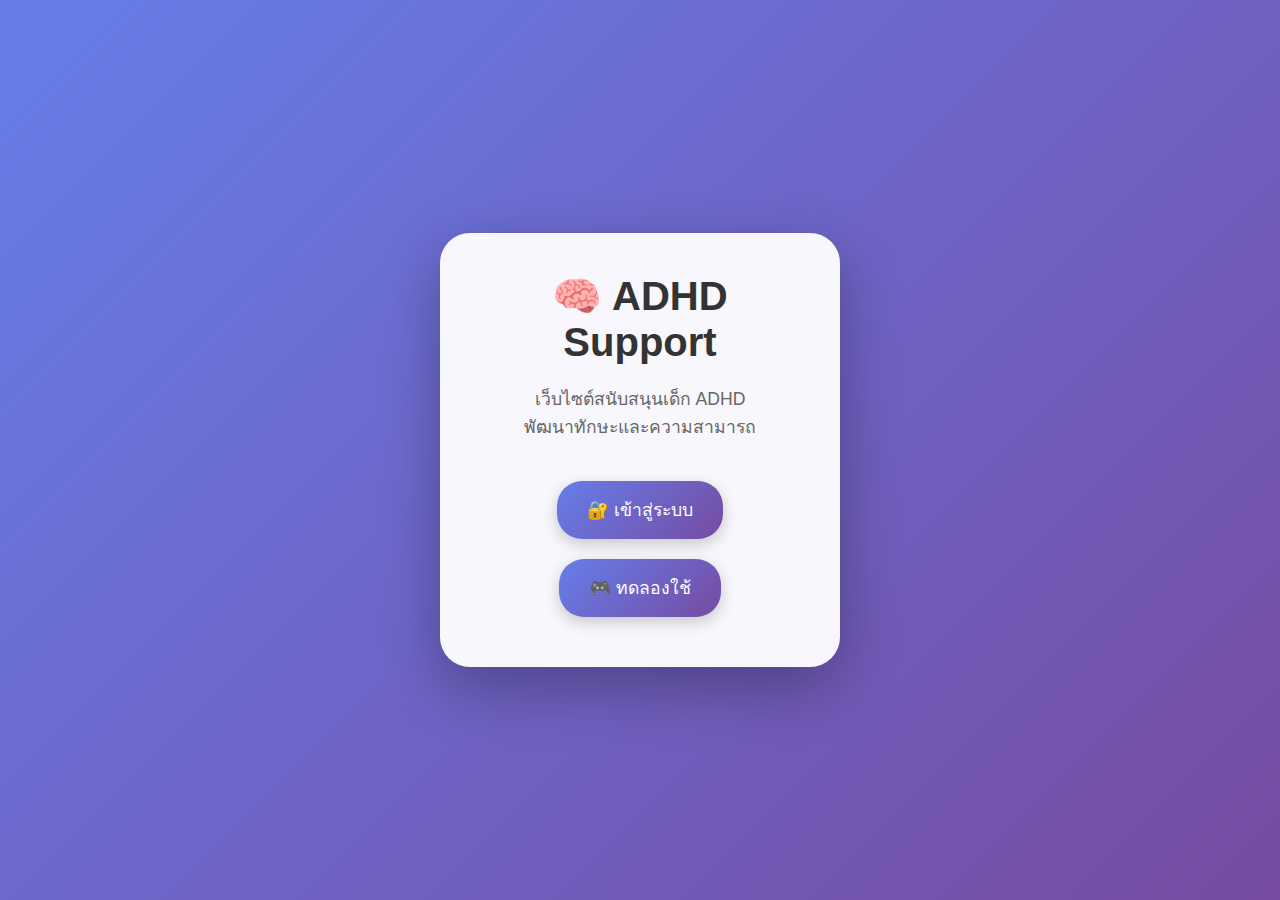
<file: index.html>
<!DOCTYPE html>
<html lang="th">
<head>
    <meta charset="UTF-8">
    <meta name="viewport" content="width=device-width, initial-scale=1.0">
    <title>ADHD Support - เว็บไซต์สนับสนุนเด็ก ADHD</title>
    <style>
        * {
            margin: 0;
            padding: 0;
            box-sizing: border-box;
        }

        body {
            font-family: 'Arial', sans-serif;
            background: linear-gradient(135deg, #667eea 0%, #764ba2 100%);
            min-height: 100vh;
            overflow-x: hidden;
        }

        /* Floating Elements */
        .floating-element {
            position: fixed;
            pointer-events: none;
            font-size: 2em;
            animation: float 6s ease-in-out infinite;
            z-index: 1;
        }

        @keyframes float {
            0%, 100% { transform: translateY(0px) rotate(0deg); }
            50% { transform: translateY(-20px) rotate(180deg); }
        }

        @keyframes slideInRight {
            from { transform: translateX(100%); opacity: 0; }
            to { transform: translateX(0); opacity: 1; }
        }

        @keyframes fadeInOut {
            0% { opacity: 0; transform: translate(-50%, -50%) scale(0.8); }
            20% { opacity: 1; transform: translate(-50%, -50%) scale(1); }
            80% { opacity: 1; transform: translate(-50%, -50%) scale(1); }
            100% { opacity: 0; transform: translate(-50%, -50%) scale(0.8); }
        }

        /* Login Screen */
        #loginScreen {
            position: fixed;
            top: 0;
            left: 0;
            width: 100%;
            height: 100%;
            background: linear-gradient(135deg, #667eea 0%, #764ba2 100%);
            display: flex;
            justify-content: center;
            align-items: center;
            z-index: 1000;
        }

        .login-container {
            background: rgba(255, 255, 255, 0.95);
            padding: 40px;
            border-radius: 30px;
            box-shadow: 0 20px 60px rgba(0, 0, 0, 0.3);
            text-align: center;
            max-width: 400px;
            width: 90%;
        }

        .login-container h1 {
            color: #333;
            margin-bottom: 20px;
            font-size: 2.5em;
        }

        .login-container p {
            color: #666;
            margin-bottom: 30px;
            font-size: 1.1em;
        }

        .login-btn {
            background: linear-gradient(135deg, #667eea 0%, #764ba2 100%);
            color: white;
            border: none;
            padding: 15px 30px;
            border-radius: 25px;
            font-size: 1.1em;
            cursor: pointer;
            margin: 10px;
            transition: all 0.3s ease;
            box-shadow: 0 5px 15px rgba(0, 0, 0, 0.2);
        }

        .login-btn:hover {
            transform: translateY(-2px);
            box-shadow: 0 10px 25px rgba(0, 0, 0, 0.3);
        }

        /* Modal Styles */
        .modal {
            display: none;
            position: fixed;
            z-index: 2000;
            left: 0;
            top: 0;
            width: 100%;
            height: 100%;
            background-color: rgba(0, 0, 0, 0.5);
            backdrop-filter: blur(5px);
        }

        .modal-content {
            background-color: white;
            margin: 5% auto;
            padding: 30px;
            border-radius: 20px;
            width: 90%;
            max-width: 500px;
            box-shadow: 0 20px 60px rgba(0, 0, 0, 0.3);
            position: relative;
        }

        .close {
            color: #aaa;
            float: right;
            font-size: 28px;
            font-weight: bold;
            cursor: pointer;
            position: absolute;
            top: 15px;
            right: 20px;
        }

        .close:hover {
            color: #333;
        }

        /* Form Styles */
        .form-group {
            margin-bottom: 20px;
            text-align: left;
        }

        .form-group label {
            display: block;
            margin-bottom: 5px;
            color: #333;
            font-weight: bold;
        }

        .form-group input, .form-group select {
            width: 100%;
            padding: 12px;
            border: 2px solid #ddd;
            border-radius: 10px;
            font-size: 1em;
            transition: border-color 0.3s ease;
        }

        .form-group input:focus, .form-group select:focus {
            outline: none;
            border-color: #667eea;
        }

        .user-type-btn {
            background: #f0f0f0;
            border: 2px solid #ddd;
            padding: 15px 20px;
            margin: 5px;
            border-radius: 15px;
            cursor: pointer;
            transition: all 0.3s ease;
            display: inline-block;
        }

        .user-type-btn:hover {
            background: #e0e0e0;
        }

        .user-type-btn.active {
            background: linear-gradient(135deg, #667eea 0%, #764ba2 100%);
            color: white;
            border-color: #667eea;
        }

        /* Main Content */
        #mainContent {
            display: none;
            padding: 20px;
            min-height: 100vh;
        }

        /* Header */
        .header {
            background: rgba(255, 255, 255, 0.95);
            padding: 20px;
            border-radius: 20px;
            margin-bottom: 30px;
            box-shadow: 0 10px 30px rgba(0, 0, 0, 0.1);
            display: flex;
            justify-content: space-between;
            align-items: center;
        }

        .user-profile {
            display: flex;
            align-items: center;
            gap: 15px;
        }

        .user-avatar {
            width: 60px;
            height: 60px;
            border-radius: 50%;
            background: linear-gradient(135deg, #667eea 0%, #764ba2 100%);
            display: flex;
            align-items: center;
            justify-content: center;
            font-size: 1.8em;
            color: white;
        }

        .user-name {
            font-size: 1.5em;
            font-weight: bold;
            color: #333;
        }

        .logout-btn {
            background: #ff6b6b;
            color: white;
            border: none;
            padding: 10px 20px;
            border-radius: 20px;
            cursor: pointer;
            font-size: 1em;
            transition: all 0.3s ease;
        }

        .logout-btn:hover {
            background: #ff5252;
            transform: translateY(-2px);
        }

        /* Activity Grid */
        .activity-grid {
            display: grid;
            grid-template-columns: repeat(auto-fit, minmax(300px, 1fr));
            gap: 20px;
            margin-top: 20px;
        }

        .activity-card {
            background: rgba(255, 255, 255, 0.95);
            padding: 30px;
            border-radius: 20px;
            box-shadow: 0 10px 30px rgba(0, 0, 0, 0.1);
            text-align: center;
            cursor: pointer;
            transition: all 0.3s ease;
            position: relative;
            overflow: hidden;
        }

        .activity-card:hover {
            transform: translateY(-5px);
            box-shadow: 0 20px 40px rgba(0, 0, 0, 0.2);
        }

        .activity-card::before {
            content: '';
            position: absolute;
            top: 0;
            left: 0;
            right: 0;
            height: 5px;
            background: linear-gradient(135deg, #667eea 0%, #764ba2 100%);
        }

        .activity-icon {
            font-size: 4em;
            margin-bottom: 15px;
            display: block;
        }

        .activity-title {
            font-size: 1.5em;
            font-weight: bold;
            color: #333;
            margin-bottom: 10px;
        }

        .activity-description {
            color: #666;
            font-size: 1em;
            line-height: 1.5;
        }

        /* Game Styles */
        .game-stats {
            display: flex;
            justify-content: space-around;
            margin-bottom: 20px;
            background: #f8f9fa;
            padding: 20px;
            border-radius: 15px;
        }

        .stat-item {
            text-align: center;
        }

        .stat-number {
            font-size: 2em;
            font-weight: bold;
            color: #667eea;
        }

        .stat-label {
            color: #666;
            font-size: 0.9em;
        }

        .game-controls {
            text-align: center;
            margin-bottom: 20px;
        }

        .game-btn {
            background: linear-gradient(135deg, #667eea 0%, #764ba2 100%);
            color: white;
            border: none;
            padding: 12px 25px;
            border-radius: 20px;
            font-size: 1em;
            cursor: pointer;
            margin: 5px;
            transition: all 0.3s ease;
        }

        .game-btn:hover {
            transform: translateY(-2px);
            box-shadow: 0 10px 25px rgba(0, 0, 0, 0.2);
        }

        /* Memory Game */
        .memory-game {
            display: grid;
            grid-template-columns: repeat(4, 1fr);
            gap: 10px;
            max-width: 400px;
            margin: 0 auto;
        }

        .memory-card {
            aspect-ratio: 1;
            background: linear-gradient(135deg, #ffeaa7 0%, #fab1a0 100%);
            border-radius: 10px;
            display: flex;
            align-items: center;
            justify-content: center;
            font-size: 2em;
            cursor: pointer;
            transition: all 0.3s ease;
            user-select: none;
        }

        .memory-card:hover {
            transform: scale(1.05);
        }

        .memory-card.flipped {
            background: linear-gradient(135deg, #a8edea 0%, #fed6e3 100%);
        }

        .memory-card.matched {
            background: linear-gradient(135deg, #d4edda 0%, #c3e6cb 100%);
            animation: pulse 0.5s ease-in-out;
        }

        @keyframes pulse {
            0% { transform: scale(1); }
            50% { transform: scale(1.1); }
            100% { transform: scale(1); }
        }

        /* Focus Game */
        .focus-circle {
            width: 200px;
            height: 200px;
            border-radius: 50%;
            background: linear-gradient(135deg, #667eea 0%, #764ba2 100%);
            display: flex;
            align-items: center;
            justify-content: center;
            margin: 20px auto;
            cursor: pointer;
            transition: all 0.3s ease;
            user-select: none;
            color: white;
            font-weight: bold;
            font-size: 1.2em;
        }

        .focus-circle:hover {
            transform: scale(1.05);
        }

        .focus-circle:active {
            transform: scale(0.95);
        }

        /* Breathing Exercise */
        .breathing-circle {
            width: 200px;
            height: 200px;
            border-radius: 50%;
            background: linear-gradient(135deg, #ff9a9e 0%, #fecfef 100%);
            display: flex;
            align-items: center;
            justify-content: center;
            margin: 20px auto;
            transition: all 1s ease;
            user-select: none;
            color: white;
            font-weight: bold;
            font-size: 1.2em;
        }

        .breathing-guide {
            text-align: center;
            margin-top: 20px;
            font-size: 1.1em;
            color: #666;
        }

        /* Schedule */
        .schedule-item {
            display: flex;
            align-items: center;
            padding: 15px;
            margin-bottom: 10px;
            background: #f8f9fa;
            border-radius: 10px;
            transition: all 0.3s ease;
        }

        .schedule-item:hover {
            background: #e9ecef;
        }

        .schedule-time {
            font-weight: bold;
            color: #667eea;
            min-width: 80px;
        }

        .schedule-task {
            flex: 1;
            margin-left: 20px;
            color: #333;
        }

        .schedule-status {
            width: 25px;
            height: 25px;
            border-radius: 50%;
            border: 3px solid #ddd;
            cursor: pointer;
            transition: all 0.3s ease;
        }

        .schedule-status.completed {
            background: #28a745;
            border-color: #28a745;
            position: relative;
        }

        .schedule-status.completed::after {
            content: '✓';
            position: absolute;
            top: 50%;
            left: 50%;
            transform: translate(-50%, -50%);
            color: white;
            font-size: 0.8em;
        }

        /* Progress */
        .progress-item {
            display: flex;
            align-items: center;
            margin-bottom: 15px;
            padding: 10px;
            background: #f8f9fa;
            border-radius: 10px;
        }

        .progress-label {
            min-width: 120px;
            font-weight: bold;
            color: #333;
        }

        .progress-bar {
            flex: 1;
            height: 20px;
            background: #e9ecef;
            border-radius: 10px;
            margin: 0 15px;
            overflow: hidden;
        }

        .progress-fill {
            height: 100%;
            border-radius: 10px;
            transition: width 0.3s ease;
        }

        /* Tips */
        .tips-grid {
            display: grid;
            grid-template-columns: repeat(auto-fit, minmax(250px, 1fr));
            gap: 15px;
            margin-bottom: 20px;
        }

        .tip-card {
            background: linear-gradient(135deg, #a8edea 0%, #fed6e3 100%);
            padding: 20px;
            border-radius: 15px;
            text-align: center;
            font-weight: bold;
            color: #333;
            transition: all 0.3s ease;
        }

        .tip-card:hover {
            transform: translateY(-3px);
            box-shadow: 0 10px 20px rgba(0, 0, 0, 0.1);
        }

        /* Responsive Design */
        @media (max-width: 768px) {
            .header {
                flex-direction: column;
                gap: 15px;
            }

            .activity-grid {
                grid-template-columns: 1fr;
            }

            .game-stats {
                flex-direction: column;
                gap: 15px;
            }

            .memory-game {
                grid-template-columns: repeat(3, 1fr);
            }

            .modal-content {
                width: 95%;
                margin: 10% auto;
                padding: 20px;
            }
        }

        /* Additional Animations */
        .fade-in {
            animation: fadeIn 0.5s ease-in;
        }

        @keyframes fadeIn {
            from { opacity: 0; transform: translateY(20px); }
            to { opacity: 1; transform: translateY(0); }
        }

        .bounce-in {
            animation: bounceIn 0.8s ease-out;
        }

        @keyframes bounceIn {
            0% { transform: scale(0.3); opacity: 0; }
            50% { transform: scale(1.05); }
            70% { transform: scale(0.9); }
            100% { transform: scale(1); opacity: 1; }
        }
    </style>
</head>
<body>
    <!-- Floating Elements -->
    <div class="floating-element" style="top: 10%; left: 5%;">🌟</div>
    <div class="floating-element" style="top: 20%; right: 10%; animation-delay: -2s;">🦋</div>
    <div class="floating-element" style="bottom: 20%; left: 15%; animation-delay: -4s;">🎈</div>
    <div class="floating-element" style="bottom: 10%; right: 5%; animation-delay: -1s;">🌈</div>

    <!-- Login Screen -->
    <div id="loginScreen">
        <div class="login-container bounce-in">
            <h1>🧠 ADHD Support</h1>
            <p>เว็บไซต์สนับสนุนเด็ก ADHD<br>พัฒนาทักษะและความสามารถ</p>
            <button class="login-btn" onclick="showLogin()">🔐 เข้าสู่ระบบ</button>
            <button class="login-btn" onclick="demoLogin()">🎮 ทดลองใช้</button>
        </div>
    </div>

    <!-- Login Modal -->
    <div id="loginModal" class="modal">
        <div class="modal-content">
            <span class="close" onclick="closeLogin()">&times;</span>
            
            <!-- Login Form -->
            <div id="loginForm">
                <h2 style="text-align: center; margin-bottom: 20px; color: #333;">🔐 เข้าสู่ระบบ</h2>
                
                <div style="text-align: center; margin-bottom: 20px;">
                    <div class="user-type-btn active" onclick="selectUserType('child', event)">👦 เด็ก</div>
                    <div class="user-type-btn" onclick="selectUserType('parent', event)">👨‍👩‍👧‍👦 ผู้ปกครอง</div>
                </div>
                
                <form onsubmit="handleLogin(event)">
                    <div class="form-group">
                        <label for="username">ชื่อผู้ใช้:</label>
                        <input type="text" id="username" required>
                    </div>
                    
                    <div class="form-group">
                        <label for="password">รหัสผ่าน:</label>
                        <input type="password" id="password" required>
                    </div>
                    
                    <div style="text-align: center;">
                        <button type="submit" class="login-btn">เข้าสู่ระบบ</button>
                    </div>
                </form>
                
                <div style="text-align: center; margin-top: 20px;">
                    <a href="#" onclick="showRegister()" style="color: #667eea; text-decoration: none;">ยังไม่มีบัญชี? สมัครสมาชิก</a>
                </div>
            </div>
            
            <!-- Register Form -->
            <div id="registerForm" style="display: none;">
                <h2 style="text-align: center; margin-bottom: 20px; color: #333;">📝 สมัครสมาชิก</h2>
                
                <div style="text-align: center; margin-bottom: 20px;">
                    <div class="user-type-btn active" onclick="selectRegisterType('child', event)">👦 เด็ก</div>
                    <div class="user-type-btn" onclick="selectRegisterType('parent', event)">👨‍👩‍👧‍👦 ผู้ปกครอง</div>
                </div>
                
                <form onsubmit="handleRegister(event)">
                    <div class="form-group">
                        <label for="regName">ชื่อ-นามสกุล:</label>
                        <input type="text" id="regName" required>
                    </div>
                    
                    <div class="form-group">
                        <label for="regUsername">ชื่อผู้ใช้:</label>
                        <input type="text" id="regUsername" required>
                    </div>
                    
                    <div class="form-group" id="ageGroup">
                        <label for="regAge">อายุ:</label>
                        <input type="number" id="regAge" min="5" max="18">
                    </div>
                    
                    <div class="form-group" id="emailGroup" style="display: none;">
                        <label for="regEmail">อีเมล:</label>
                        <input type="email" id="regEmail">
                    </div>
                    
                    <div style="text-align: center;">
                        <button type="submit" class="login-btn">สมัครสมาชิก</button>
                    </div>
                </form>
                
                <div style="text-align: center; margin-top: 20px;">
                    <a href="#" onclick="showLoginForm()" style="color: #667eea; text-decoration: none;">มีบัญชีแล้ว? เข้าสู่ระบบ</a>
                </div>
            </div>
        </div>
    </div>

    <!-- Main Content -->
    <div id="mainContent">
        <!-- Header -->
        <div class="header fade-in">
            <div class="user-profile">
                <div class="user-avatar">👦</div>
                <div class="user-name">ผู้ใช้</div>
            </div>
            <button class="logout-btn" onclick="logout()">ออกจากระบบ</button>
        </div>

        <!-- Activity Grid -->
        <section id="activityGrid" class="fade-in">
  <div class="activity-grid">
    <a href="memory.html" class="activity-card fade-in" style="animation-delay: 0.1s; text-decoration: none;">
      <span class="activity-icon">🧠</span>
      <div class="activity-title">เกมฝึกความจำ</div>
      <div class="activity-description">ฝึกความจำและสมาธิด้วยเกมจับคู่การ์ด</div>
    </a>

    <a href="focus.html" class="activity-card fade-in" style="animation-delay: 0.2s; text-decoration: none;">
      <span class="activity-icon">🎯</span>
      <div class="activity-title">เกมฝึกสมาธิ</div>
      <div class="activity-description">พัฒนาความสามารถในการโฟกัสและควบคุมตนเอง</div>
    </a>

    <a href="breathing.html" class="activity-card fade-in" style="animation-delay: 0.3s; text-decoration: none;">
      <span class="activity-icon">🧘‍♀️</span>
      <div class="activity-title">การหายใจผ่อนคลาย</div>
      <div class="activity-description">เทคนิคการหายใจเพื่อลดความเครียด</div>
    </a>

    <a href="schedule.html" class="activity-card fade-in" style="animation-delay: 0.4s; text-decoration: none;">
      <span class="activity-icon">📅</span>
      <div class="activity-title">ตารางกิจกรรม</div>
      <div class="activity-description">จัดการเวลาและกิจกรรมประจำวัน</div>
    </a>

    <a href="progress.html" class="activity-card fade-in" style="animation-delay: 0.5s; text-decoration: none;">
      <span class="activity-icon">📊</span>
      <div class="activity-title">ติดตามความก้าวหน้า</div>
      <div class="activity-description">ดูผลการพัฒนาและความสำเร็จ</div>
    </a>

    <a href="tips.html" class="activity-card fade-in" style="animation-delay: 0.6s; text-decoration: none;">
      <span class="activity-icon">💡</span>
      <div class="activity-title">เทคนิคและคำแนะนำ</div>
      <div class="activity-description">เคล็ดลับและแนวทางในการจัดการ ADHD</div>
    </a>

    <a href="voice-assist.html" class="activity-card fade-in" style="animation-delay: 0.7s; text-decoration: none;">
        <span class="activity-icon">🎤</span>
        <div class="activity-title">ฝึกพูดด้วยเสียง</div>
        <div class="activity-description">ฝึกพูดตามประโยคด้วยเสียงพูดและ AI ช่วยรู้จำเสียง</div>
    </a>

    <a href="parent-tips.html" class="activity-card fade-in" style="animation-delay: 0.7s; text-decoration: none;">
        <span class="activity-icon">👨‍👩‍👧</span>
        <div class="activity-title">สำหรับผู้ปกครอง</div>
        <div class="activity-description">คำแนะนำและเคล็ดลับเพื่อช่วยส่งเสริมพฤติกรรมบวกและการเรียนรู้ของเด็กที่มีภาวะสมาธิสั้น</div>
    </a>
  </div>
</section>


    <!-- Activity Modal -->
    <div id="activityModal" class="modal">
        <div class="modal-content">
            <span class="close" onclick="closeActivity()">&times;</span>
            <h2 id="activityTitle" style="text-align: center; margin-bottom: 20px; color: #333;">กิจกรรม</h2>
            <div id="activityContent"></div>
        </div>
    </div>

   <script>
    let userType = "child"; 
    let registerType = "child"; 

    function showLogin() {
        document.getElementById("loginModal").style.display = "block";
    }

    function closeLogin() {
        document.getElementById("loginModal").style.display = "none";
    }

   function demoLogin() {
    const demoUser = {
        name: "ทดลองใช้",
        type: "child",
        avatar: "👦",
        stats: {
            activitiesCompleted: 0,
            streak: 0,
            totalTime: 0,
            level: 1
        }
    };
    localStorage.setItem("adhdUser", JSON.stringify(demoUser));
    window.location.href = "activity.html";
    }

    function showRegister() {
        document.getElementById("loginForm").style.display = "none";
        document.getElementById("registerForm").style.display = "block";
    }

    function showLoginForm() {
        document.getElementById("registerForm").style.display = "none";
        document.getElementById("loginForm").style.display = "block";
    }

    function handleLogin(e) {
    e.preventDefault();
    const name = document.getElementById("username").value;
    const user = {
        name: name,
        type: userType,
        avatar: userType === "child" ? "👦" : "👨‍👩‍👧‍👦",
        stats: {
            activitiesCompleted: 0,
            streak: 0,
            totalTime: 0,
            level: 1
        }
    };
    localStorage.setItem("adhdUser", JSON.stringify(user));
    window.location.href = "activity.html";
    }
    function logout() {
      localStorage.clear();
      window.location.href = "activity.html"; 
    }

    function selectUserType(type, event) {
        userType = type;
        document.querySelectorAll(".user-type-btn").forEach(btn => btn.classList.remove("active"));
        event.target.classList.add("active");
    }

    function selectRegisterType(type, event) {
        registerType = type;
        document.querySelectorAll("#registerForm .user-type-btn").forEach(btn => btn.classList.remove("active"));
        event.target.classList.add("active");
        document.getElementById("ageGroup").style.display = type === "child" ? "block" : "none";
        document.getElementById("emailGroup").style.display = type === "parent" ? "block" : "none";
    }

    function handleRegister(e) {
    e.preventDefault();
    const name = document.getElementById("regName").value;
    const user = {
        name: name,
        type: registerType,
        avatar: registerType === "child" ? "👦" : "👨‍👩‍👧‍👦",
        stats: {
            activitiesCompleted: 0,
            streak: 0,
            totalTime: 0,
            level: 1
        }
    };
    localStorage.setItem("adhdUser", JSON.stringify(user));
    window.location.href = "activity.html";
    }
    function openActivity(activity) {
        const title = {
            memory: "🧠 เกมฝึกความจำ",
            focus: "🎯 เกมฝึกสมาธิ",
            breathing: "🧘‍♀️ การหายใจผ่อนคลาย",
            schedule: "📅 ตารางกิจกรรม",
            progress: "📊 ติดตามความก้าวหน้า",
            tips: "💡 เทคนิคและคำแนะนำ"
        };
        document.getElementById("activityTitle").textContent = title[activity] || "กิจกรรม";
        document.getElementById("activityContent").innerHTML = "<p>เนื้อหากิจกรรมยังไม่ถูกโหลด</p>";
        document.getElementById("activityModal").style.display = "block";
    }

    function closeActivity() {
        document.getElementById("activityModal").style.display = "none";
    }
</script>

</body>
</html>
</file>
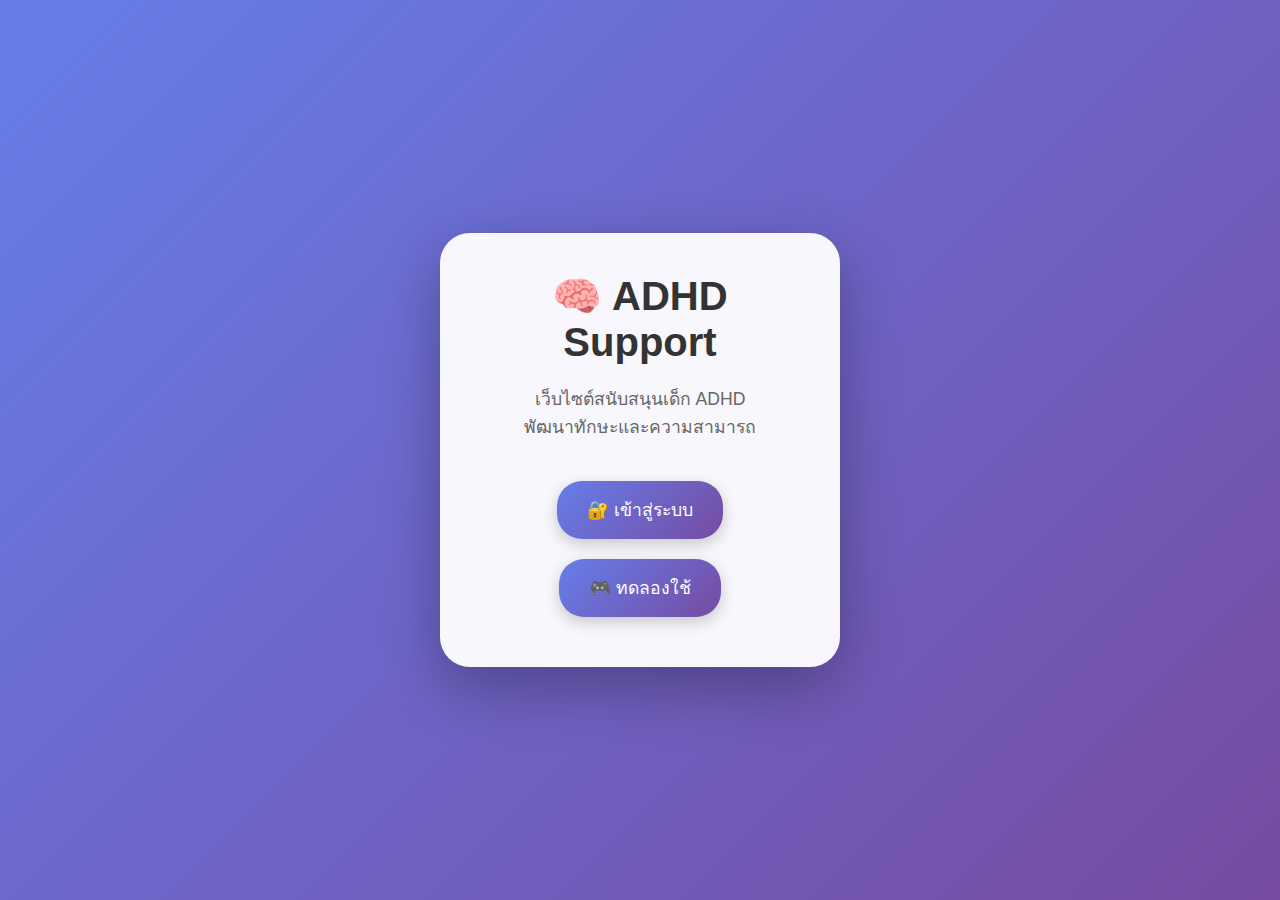
<file: activity.html>
<!DOCTYPE html>
<html lang="th">
<head>
    <meta charset="UTF-8">
    <meta name="viewport" content="width=device-width, initial-scale=1.0">
    <title>ADHD Support - หน้าหลักกิจกรรม</title>
    <link rel="manifest" href="manifest.json" />
    <style>
        * {
            margin: 0;
            padding: 0;
            box-sizing: border-box;
        }

        body {
            font-family: 'Arial', sans-serif;
            background: linear-gradient(135deg, #667eea 0%, #764ba2 100%);
            min-height: 100vh;
            padding: 20px;
            overflow-x: hidden;
        }

        /* Floating Elements */
        .floating-element {
            position: fixed;
            pointer-events: none;
            font-size: 2em;
            animation: float 6s ease-in-out infinite;
            z-index: 1;
        }

        @keyframes float {
            0%, 100% { transform: translateY(0px) rotate(0deg); }
            50% { transform: translateY(-20px) rotate(180deg); }
        }

        @keyframes fadeIn {
            from { opacity: 0; transform: translateY(20px); }
            to { opacity: 1; transform: translateY(0); }
        }

        .fade-in {
            animation: fadeIn 0.5s ease-in;
        }

        /* Header */
        .header {
            background: rgba(255, 255, 255, 0.95);
            padding: 20px;
            border-radius: 20px;
            margin-bottom: 30px;
            box-shadow: 0 10px 30px rgba(0, 0, 0, 0.1);
            display: flex;
            justify-content: space-between;
            align-items: center;
            backdrop-filter: blur(10px);
        }

        .header-left {
            display: flex;
            align-items: center;
            gap: 20px;
        }

        .logo {
            font-size: 2.5em;
            animation: pulse 2s infinite;
        }

        @keyframes pulse {
            0% { transform: scale(1); }
            50% { transform: scale(1.05); }
            100% { transform: scale(1); }
        }

        .site-title {
            font-size: 1.8em;
            font-weight: bold;
            color: #333;
            text-shadow: 2px 2px 4px rgba(0,0,0,0.1);
        }

        .user-profile {
            display: flex;
            align-items: center;
            gap: 15px;
        }

        .user-avatar {
            width: 60px;
            height: 60px;
            border-radius: 50%;
            background: linear-gradient(135deg, #667eea 0%, #764ba2 100%);
            display: flex;
            align-items: center;
            justify-content: center;
            font-size: 1.8em;
            color: white;
            box-shadow: 0 5px 15px rgba(0, 0, 0, 0.2);
        }

        .user-name {
            font-size: 1.3em;
            font-weight: bold;
            color: #333;
        }

        .logout-btn {
            background: #ff6b6b;
            color: white;
            border: none;
            padding: 10px 20px;
            border-radius: 20px;
            cursor: pointer;
            font-size: 1em;
            transition: all 0.3s ease;
            box-shadow: 0 3px 10px rgba(255, 107, 107, 0.3);
        }

        .logout-btn:hover {
            background: #ff5252;
            transform: translateY(-2px);
            box-shadow: 0 5px 15px rgba(255, 107, 107, 0.4);
        }

        /* Welcome Section */
        .welcome-section {
            background: rgba(255, 255, 255, 0.95);
            padding: 30px;
            border-radius: 20px;
            margin-bottom: 30px;
            box-shadow: 0 10px 30px rgba(0, 0, 0, 0.1);
            text-align: center;
            backdrop-filter: blur(10px);
        }

        .welcome-title {
            font-size: 2.2em;
            color: #333;
            margin-bottom: 10px;
            display: flex;
            align-items: center;
            justify-content: center;
            gap: 15px;
        }

        .welcome-subtitle {
            font-size: 1.1em;
            color: #666;
            margin-bottom: 20px;
        }

        .daily-tip {
            background: linear-gradient(135deg, #a8edea 0%, #fed6e3 100%);
            padding: 20px;
            border-radius: 15px;
            margin-top: 20px;
            border-left: 5px solid #667eea;
        }

        .daily-tip h3 {
            color: #333;
            margin-bottom: 10px;
            font-size: 1.2em;
        }

        .daily-tip p {
            color: #555;
            line-height: 1.6;
        }

        /* Activity Grid */
        .activity-grid {
            display: grid;
            grid-template-columns: repeat(auto-fit, minmax(300px, 1fr));
            gap: 25px;
            margin-top: 20px;
        }

        .activity-card {
            background: rgba(255, 255, 255, 0.95);
            padding: 30px;
            border-radius: 20px;
            box-shadow: 0 10px 30px rgba(0, 0, 0, 0.1);
            text-align: center;
            cursor: pointer;
            transition: all 0.3s ease;
            position: relative;
            overflow: hidden;
            backdrop-filter: blur(10px);
            text-decoration: none;
            color: inherit;
        }

        .activity-card:hover {
            transform: translateY(-8px);
            box-shadow: 0 20px 40px rgba(0, 0, 0, 0.15);
        }

        .activity-card::before {
            content: '';
            position: absolute;
            top: 0;
            left: 0;
            right: 0;
            height: 5px;
            background: linear-gradient(135deg, #667eea 0%, #764ba2 100%);
        }

        .activity-card::after {
            content: '';
            position: absolute;
            top: -50%;
            left: -50%;
            width: 200%;
            height: 200%;
            background: radial-gradient(circle, rgba(102, 126, 234, 0.1) 0%, transparent 70%);
            opacity: 0;
            transition: opacity 0.3s ease;
        }

        .activity-card:hover::after {
            opacity: 1;
        }

        .activity-icon {
            font-size: 4em;
            margin-bottom: 15px;
            display: block;
            animation: bounce 2s infinite;
        }

        @keyframes bounce {
            0%, 20%, 50%, 80%, 100% { transform: translateY(0); }
            40% { transform: translateY(-10px); }
            60% { transform: translateY(-5px); }
        }

        .activity-title {
            font-size: 1.5em;
            font-weight: bold;
            color: #333;
            margin-bottom: 10px;
            position: relative;
            z-index: 2;
        }

        .activity-description {
            color: #666;
            font-size: 1em;
            line-height: 1.5;
            position: relative;
            z-index: 2;
        }

        .activity-badge {
            position: absolute;
            top: 15px;
            right: 15px;
            background: #28a745;
            color: white;
            padding: 5px 10px;
            border-radius: 15px;
            font-size: 0.8em;
            font-weight: bold;
        }

        /* Stats Section */
        .stats-section {
            background: rgba(255, 255, 255, 0.95);
            padding: 25px;
            border-radius: 20px;
            margin-bottom: 30px;
            box-shadow: 0 10px 30px rgba(0, 0, 0, 0.1);
            backdrop-filter: blur(10px);
        }

        .stats-title {
            font-size: 1.5em;
            color: #333;
            margin-bottom: 20px;
            text-align: center;
            display: flex;
            align-items: center;
            justify-content: center;
            gap: 10px;
        }

        .stats-grid {
            display: grid;
            grid-template-columns: repeat(auto-fit, minmax(150px, 1fr));
            gap: 20px;
        }

        .stat-item {
            text-align: center;
            padding: 20px;
            background: linear-gradient(135deg, #f8f9fa 0%, #e9ecef 100%);
            border-radius: 15px;
            transition: all 0.3s ease;
        }

        .stat-item:hover {
            transform: translateY(-3px);
            box-shadow: 0 5px 15px rgba(0, 0, 0, 0.1);
        }

        .stat-number {
            font-size: 2.5em;
            font-weight: bold;
            color: #667eea;
            margin-bottom: 5px;
        }

        .stat-label {
            color: #666;
            font-size: 0.9em;
        }

        /* Footer */
        .footer {
            background: rgba(255, 255, 255, 0.95);
            padding: 20px;
            border-radius: 20px;
            margin-top: 30px;
            text-align: center;
            box-shadow: 0 10px 30px rgba(0, 0, 0, 0.1);
            backdrop-filter: blur(10px);
        }

        .footer-content {
            color: #666;
            font-size: 0.9em;
            line-height: 1.6;
        }

        .footer-links {
            margin-top: 15px;
        }

        .footer-links a {
            color: #667eea;
            text-decoration: none;
            margin: 0 15px;
            transition: color 0.3s ease;
        }

        .footer-links a:hover {
            color: #764ba2;
        }

        /* Responsive Design */
        @media (max-width: 768px) {
            .header {
                flex-direction: column;
                gap: 15px;
            }

            .header-left {
                flex-direction: column;
                text-align: center;
            }

            .site-title {
                font-size: 1.5em;
            }

            .activity-grid {
                grid-template-columns: 1fr;
            }

            .stats-grid {
                grid-template-columns: repeat(2, 1fr);
            }

            .welcome-title {
                font-size: 1.8em;
            }

            .floating-element {
                font-size: 1.5em;
            }

            body {
                padding: 10px;
            }
        }

        /* Loading Animation */
        .loading {
            opacity: 0;
            animation: fadeInUp 0.6s ease-out forwards;
        }

        @keyframes fadeInUp {
            from {
                opacity: 0; 
                transform: translateY(30px);
            }
            to {
                opacity: 1;
                transform: translateY(0);
            }
        }
    </style>
</head>
<body>
    <!-- Floating Elements -->
    <div class="floating-element" style="top: 10%; left: 5%;">🌟</div>
    <div class="floating-element" style="top: 20%; right: 10%; animation-delay: -2s;">🦋</div>
    <div class="floating-element" style="bottom: 10%; right: 5%; animation-delay: -1s;">🌈</div>
    <div class="floating-element" style="top: 50%; left: 2%; animation-delay: -3s;">⭐</div>
    <div class="floating-element" style="top: 60%; right: 3%; animation-delay: -5s;">🌸</div>

    <!-- Header -->
    <div class="header loading">
        <div class="header-left">
            <div class="logo">🧠</div>
            <div class="site-title">ADHD Support Center</div>
        </div>
        <div class="user-profile">
            <div class="user-avatar" id="userAvatar">👦</div>
            <div class="user-name" id="userName">ผู้ใช้</div>
            <button class="logout-btn" onclick="logout()">ออกจากระบบ</button>
        </div>
    </div>

    <!-- Welcome Section -->
    <div class="welcome-section loading" style="animation-delay: 0.2s;">
        <div class="welcome-title">
            <span>🎯</span>
            <span>ยินดีต้อนรับสู่ศูนย์กิจกรรม ADHD</span>
            <span>🎯</span>
        </div>
        <div class="welcome-subtitle">
            พัฒนาทักษะและความสามารถผ่านกิจกรรมที่สนุกสนาน
        </div>
        
        <div class="daily-tip">
            <h3>🌟 เคล็ดลับประจำวัน</h3>
            <p>การฝึกสมาธิสั้นๆ เพียง 5 นาทีต่อวัน จะช่วยพัฒนาความสามารถในการโฟกัสและลดความเครียดได้อย่างมีประสิทธิภาพ</p>
        </div>
    </div>

    <!-- Stats Section -->
    <div class="stats-section loading" style="animation-delay: 0.4s;">
        <div class="stats-title">
            <span>📊</span>
            <span>สถิติการใช้งานของคุณ</span>
        </div>
        <div class="stats-grid">
            <div class="stat-item">
                <div class="stat-number" id="activitiesCompleted">12</div>
                <div class="stat-label">กิจกรรมที่ทำแล้ว</div>
            </div>
            <div class="stat-item">
                <div class="stat-number" id="streak">5</div>
                <div class="stat-label">วันติดต่อกัน</div>
            </div>
            <div class="stat-item">
                <div class="stat-number" id="totalTime">45</div>
                <div class="stat-label">นาทีทั้งหมด</div>
            </div>
            <div class="stat-item">
                <div class="stat-number" id="level">3</div>
                <div class="stat-label">เลเวล</div>
            </div>
        </div>
    </div>

    <!-- Activity Grid -->
    <div class="activity-grid">
        <a href="memory.html" class="activity-card loading" style="animation-delay: 0.6s;">
            <div class="activity-badge">ใหม่</div>
            <span class="activity-icon">🧠</span>
            <div class="activity-title">เกมฝึกความจำ</div>
            <div class="activity-description">ฝึกความจำและสมาธิด้วยเกมจับคู่การ์ดที่สนุกสนาน พัฒนาทักษะการจำและความเข้าใจ</div>
        </a>

        <a href="focus.html" class="activity-card loading" style="animation-delay: 0.7s;">
            <span class="activity-icon">🎯</span>
            <div class="activity-title">เกมฝึกสมาธิ</div>
            <div class="activity-description">พัฒนาความสามารถในการโฟกัสและควบคุมตนเอง ด้วยกิจกรรมที่ท้าทายและสร้างสรรค์</div>
        </a>

        <a href="breathing.html" class="activity-card loading" style="animation-delay: 0.8s;">
            <span class="activity-icon">🧘‍♀️</span>
            <div class="activity-title">การหายใจผ่อนคลาย</div>
            <div class="activity-description">เทคนิคการหายใจเพื่อลดความเครียด เรียนรู้วิธีการผ่อนคลายและสร้างสมดุลทางอารมณ์</div>
        </a>

        <a href="schedule.html" class="activity-card loading" style="animation-delay: 0.9s;">
            <span class="activity-icon">📅</span>
            <div class="activity-title">ตารางกิจกรรม</div>
            <div class="activity-description">จัดการเวลาและกิจกรรมประจำวัน สร้างนิสัยที่ดีและเพิ่มประสิทธิภาพในการเรียนรู้</div>
        </a>

        <a href="progress.html" class="activity-card loading" style="animation-delay: 1.0s;">
            <span class="activity-icon">📊</span>
            <div class="activity-title">ติดตามความก้าวหน้า</div>
            <div class="activity-description">ดูผลการพัฒนาและความสำเร็จ ติดตามพัฒนาการและกำหนดเป้าหมายใหม่</div>
        </a>

        <a href="tips.html" class="activity-card loading" style="animation-delay: 1.1s;">
            <span class="activity-icon">💡</span>
            <div class="activity-title">เทคนิคและคำแนะนำ</div>
            <div class="activity-description">เคล็ดลับและแนวทางในการจัดการ ADHD จากผู้เชี่ยวชาญและประสบการณ์จริง</div>
        </a>

        <a href="voice-assist.html" class="activity-card loading" style="animation-delay: 1.2s;">
            <span class="activity-icon">🎤</span>
            <div class="activity-title">ฝึกพูดด้วยเสียง</div>
        <div class="activity-description">ฝึกพูดตามประโยคด้วยเทคโนโลยีรู้จำเสียง ช่วยพัฒนาการสื่อสารและความมั่นใจ</div>
        </a>

        <a href="parent-tips.html" class="activity-card loading" style="animation-delay: 1.3s;">
            <span class="activity-icon">👨‍👩‍👧</span>
            <div class="activity-title">สำหรับผู้ปกครอง</div>
        <div class="activity-description">คำแนะนำและเคล็ดลับเพื่อช่วยส่งเสริมพฤติกรรมบวกและการเรียนรู้ของเด็กที่มีภาวะสมาธิสั้น</div>
        </a>

    </div>

    <!-- Footer -->
    <div class="footer loading" style="animation-delay: 1.2s;">
        <div class="footer-content">
            <p><strong>ADHD Support Center</strong> - ศูนย์สนับสนุนและพัฒนาเด็ก ADHD</p>
            <p>พัฒนาโดยทีมผู้เชี่ยวชาญเพื่อให้เด็กได้เรียนรู้และพัฒนาตนเองอย่างเต็มศักยภาพ</p>
            <div class="footer-links">
                <a href="#about">เกี่ยวกับเรา</a>
                <a href="#contact">ติดต่อเรา</a>
                <a href="#help">ช่วยเหลือ</a>
                <a href="#privacy">นโยบายความเป็นส่วนตัว</a>
            </div>
        </div>
    </div>

    <script>
       const savedUser = localStorage.getItem('adhdUser');
        if (!savedUser) {
        window.location.href = "index.html"; 
        }     

        if (user.type === "parent") {
        window.location.href = "parent.html";
        }
        let currentUser = {
            name: "ผู้ใช้",
            type: "child",
            avatar: "👦",
            stats: {
                activitiesCompleted: 12,
                streak: 5,
                totalTime: 45,
                level: 3
            }
        };

       
        function initializePage() {
            
            const savedUser = localStorage.getItem('adhdUser');
            if (savedUser) {
                currentUser = JSON.parse(savedUser);
            }
            
            
            updateUserInterface();
            
            
            addEntranceAnimations();
            
            
            animateFloatingElements();
        }

        function updateUserInterface() {
            document.getElementById('userName').textContent = currentUser.name;
            document.getElementById('userAvatar').textContent = currentUser.avatar;
            
            
            document.getElementById('activitiesCompleted').textContent = currentUser.stats.activitiesCompleted;
            document.getElementById('streak').textContent = currentUser.stats.streak;
            document.getElementById('totalTime').textContent = currentUser.stats.totalTime;
            document.getElementById('level').textContent = currentUser.stats.level;
        }

        function addEntranceAnimations() {
            const elements = document.querySelectorAll('.loading');
            elements.forEach((element, index) => {
                setTimeout(() => {
                    element.style.animationDelay = `${index * 0.1}s`;
                }, index * 50);
            });
        }

        function animateFloatingElements() {
            const floatingElements = document.querySelectorAll('.floating-element');
            floatingElements.forEach(element => {
                const randomDelay = Math.random() * 3;
                const randomDuration = 4 + Math.random() * 4;
                element.style.animationDelay = `-${randomDelay}s`;
                element.style.animationDuration = `${randomDuration}s`;
            });
        }

        function logout() {
        if (confirm('คุณแน่ใจหรือไม่ที่จะออกจากระบบ?')) {
        localStorage.removeItem('adhdUser');
        window.location.href = 'index.html';
        }
        }


        
        document.addEventListener('DOMContentLoaded', function() {
            const activityCards = document.querySelectorAll('.activity-card');
            
            activityCards.forEach(card => {
                card.addEventListener('mouseenter', function() {
                    this.style.transform = 'translateY(-8px) scale(1.02)';
                });
                
                card.addEventListener('mouseleave', function() {
                    this.style.transform = 'translateY(0) scale(1)';
                });
            });
        });

        
        function updateDailyTip() {
            const tips = [
                "การฝึกสมาธิสั้นๆ เพียง 5 นาทีต่อวัน จะช่วยพัฒนาความสามารถในการโฟกัสและลดความเครียดได้อย่างมีประสิทธิภาพ",
                "การแบ่งงานใหญ่ให้เป็นงานเล็กๆ จะช่วยให้เด็ก ADHD สามารถจัดการและทำงานได้ง่ายขึ้น",
                "การใช้สีสันและรูปภาพในการเรียนรู้จะช่วยเสริมความจำและทำให้เด็กสนใจมากขึ้น",
                "การออกกำลังกายสม่ำเสมอจะช่วยลดอาการไฮเปอร์แอคทีฟและเพิ่มความสามารถในการสมาธิ",
                "การสร้างตารางเวลาที่ชัดเจนจะช่วยให้เด็กมีวินัยและสามารถวางแผนได้ดีขึ้น"
            ];
            
            const today = new Date().getDay();
            const tipElement = document.querySelector('.daily-tip p');
            if (tipElement) {
                tipElement.textContent = tips[today % tips.length];
            }
        }

        
        document.addEventListener('DOMContentLoaded', function() {
            initializePage();
            updateDailyTip();
        });

        
        function addInteractiveFeatures() {
            
            document.querySelectorAll('.activity-card').forEach(card => {
                card.addEventListener('click', function(e) {
                    
                    const ripple = document.createElement('div');
                    ripple.style.position = 'absolute';
                    ripple.style.borderRadius = '50%';
                    ripple.style.background = 'rgba(255, 255, 255, 0.5)';
                    ripple.style.transform = 'scale(0)';
                    ripple.style.animation = 'ripple 0.6s linear';
                    ripple.style.left = (e.clientX - card.offsetLeft) + 'px';
                    ripple.style.top = (e.clientY - card.offsetTop) + 'px';
                    
                    card.appendChild(ripple);
                    
                    setTimeout(() => {
                        ripple.remove();
                    }, 600);
                });
            });
        }

        
        const style = document.createElement('style');
        style.textContent = `
            @keyframes ripple {
                to {
                    transform: scale(4);
                    opacity: 0;
                }
            }
        `;
        document.head.appendChild(style);

        
        document.addEventListener('DOMContentLoaded', addInteractiveFeatures);
    </script>
</body>
</html>
</file>
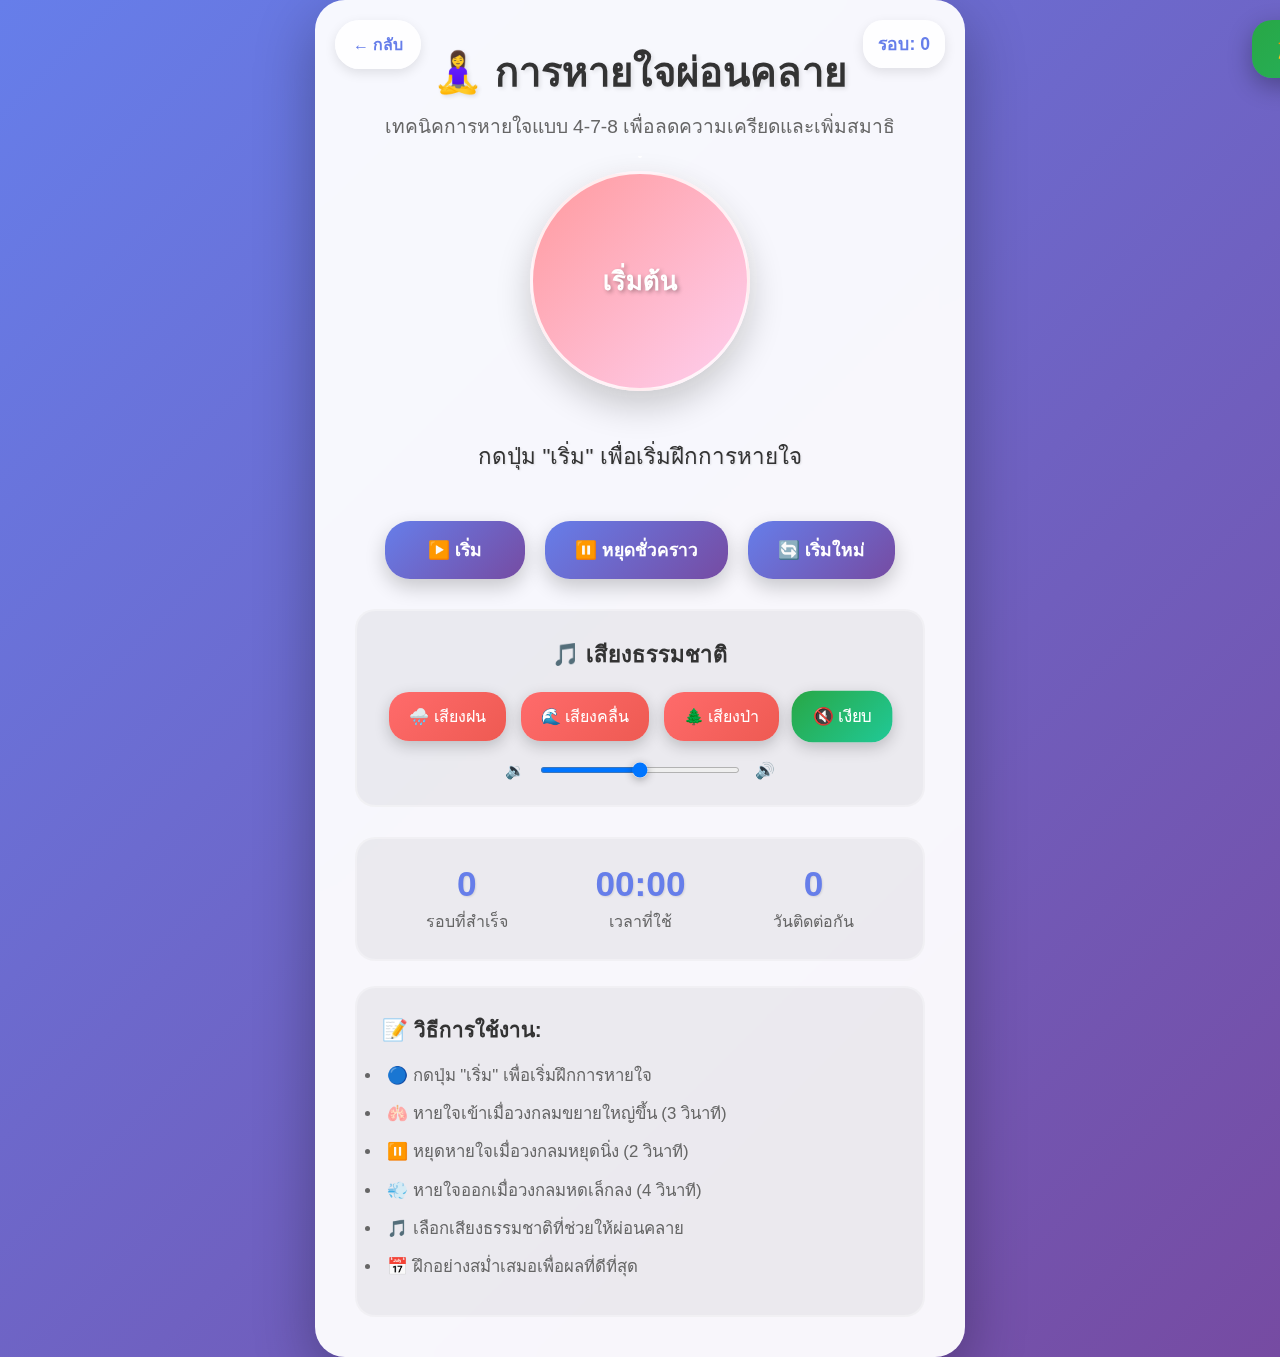
<file: breathing.html>
<!DOCTYPE html>
<html lang="th">
<head>
    <meta charset="UTF-8">
    <meta name="viewport" content="width=device-width, initial-scale=1.0">
    <title>การหายใจผ่อนคลาย - ADHD Support</title>
    <link rel="manifest" href="manifest.json" />
    <style>
        * {
            margin: 0;
            padding: 0;
            box-sizing: border-box;
        }

        body {
            font-family: 'Kanit', 'Arial', sans-serif;
            background: linear-gradient(135deg, #667eea 0%, #764ba2 100%);
            min-height: 100vh;
            display: flex;
            justify-content: center;
            align-items: center;
            overflow-x: hidden;
        }

        .container {
            background: rgba(255, 255, 255, 0.95);
            border-radius: 30px;
            padding: 40px;
            box-shadow: 0 20px 60px rgba(0, 0, 0, 0.3);
            text-align: center;
            max-width: 650px;
            width: 90%;
            position: relative;
            backdrop-filter: blur(10px);
        }

        .header {
            margin-bottom: 30px;
        }

        .header h1 {
            color: #333;
            font-size: 2.5em;
            margin-bottom: 10px;
            text-shadow: 2px 2px 4px rgba(0, 0, 0, 0.1);
        }

        .header p {
            color: #666;
            font-size: 1.2em;
            line-height: 1.4;
        }

        .breathing-container {
            position: relative;
            display: flex;
            justify-content: center;
            align-items: center;
            margin: 30px auto;
        }

        .breathing-circle {
            width: 220px;
            height: 220px;
            border-radius: 50%;
            background: linear-gradient(135deg, #ff9a9e 0%, #fecfef 100%);
            display: flex;
            align-items: center;
            justify-content: center;
            transition: all 0.8s cubic-bezier(0.4, 0, 0.2, 1);
            position: relative;
            cursor: pointer;
            box-shadow: 0 15px 35px rgba(0, 0, 0, 0.2);
            border: 3px solid rgba(255, 255, 255, 0.8);
        }

        .breathing-circle::before {
            content: '';
            position: absolute;
            top: -10px;
            left: -10px;
            right: -10px;
            bottom: -10px;
            border-radius: 50%;
            background: linear-gradient(135deg, transparent, rgba(255, 255, 255, 0.3));
            z-index: -1;
        }

        .breathing-circle.inhale {
            transform: scale(1.4);
            background: linear-gradient(135deg, #a8edea 0%, #fed6e3 100%);
            box-shadow: 0 20px 50px rgba(0, 0, 0, 0.3);
        }

        .breathing-circle.exhale {
            transform: scale(0.7);
            background: linear-gradient(135deg, #ffeaa7 0%, #fab1a0 100%);
            box-shadow: 0 5px 15px rgba(0, 0, 0, 0.2);
        }

        .breathing-text {
            font-size: 1.6em;
            font-weight: bold;
            color: white;
            text-shadow: 2px 2px 4px rgba(0, 0, 0, 0.3);
            z-index: 2;
        }

        .breathing-guide {
            font-size: 1.4em;
            color: #333;
            margin: 25px 0;
            min-height: 70px;
            display: flex;
            align-items: center;
            justify-content: center;
            font-weight: 500;
            text-shadow: 1px 1px 2px rgba(0, 0, 0, 0.1);
        }

        .controls {
            display: flex;
            justify-content: center;
            gap: 20px;
            margin: 30px 0;
            flex-wrap: wrap;
        }

        .control-btn {
            background: linear-gradient(135deg, #667eea 0%, #764ba2 100%);
            color: white;
            border: none;
            padding: 15px 30px;
            border-radius: 25px;
            font-size: 1.1em;
            cursor: pointer;
            transition: all 0.3s ease;
            box-shadow: 0 8px 20px rgba(0, 0, 0, 0.2);
            font-weight: 600;
            min-width: 140px;
        }

        .control-btn:hover {
            transform: translateY(-3px);
            box-shadow: 0 12px 30px rgba(0, 0, 0, 0.3);
        }

        .control-btn:active {
            transform: translateY(0);
        }

        .control-btn.active {
            background: linear-gradient(135deg, #28a745 0%, #20c997 100%);
            animation: pulse 2s infinite;
        }

        @keyframes pulse {
            0%, 100% { transform: scale(1); }
            50% { transform: scale(1.05); }
        }

        .sound-controls {
            margin-top: 30px;
            padding: 25px;
            background: rgba(0, 0, 0, 0.05);
            border-radius: 20px;
            border: 2px solid rgba(255, 255, 255, 0.3);
        }

        .sound-controls h3 {
            color: #333;
            margin-bottom: 20px;
            font-size: 1.4em;
            font-weight: 600;
        }

        .sound-buttons {
            display: flex;
            justify-content: center;
            gap: 15px;
            flex-wrap: wrap;
            margin-bottom: 20px;
        }

        .sound-btn {
            background: linear-gradient(135deg, #ff6b6b 0%, #ee5a52 100%);
            color: white;
            border: none;
            padding: 12px 20px;
            border-radius: 20px;
            font-size: 1em;
            cursor: pointer;
            transition: all 0.3s ease;
            box-shadow: 0 5px 15px rgba(0, 0, 0, 0.2);
            font-weight: 500;
        }

        .sound-btn:hover {
            transform: translateY(-2px);
            box-shadow: 0 10px 25px rgba(0, 0, 0, 0.3);
        }

        .sound-btn.active {
            background: linear-gradient(135deg, #28a745 0%, #20c997 100%);
            transform: scale(1.05);
        }

        .volume-control {
            display: flex;
            align-items: center;
            justify-content: center;
            gap: 15px;
            margin-top: 15px;
        }

        .volume-slider {
            width: 200px;
            height: 6px;
            border-radius: 3px;
            background: linear-gradient(to right, #ddd 0%, #667eea 100%);
            outline: none;
            transition: all 0.3s ease;
            cursor: pointer;
        }

        .volume-slider::-webkit-slider-thumb {
            appearance: none;
            width: 22px;
            height: 22px;
            border-radius: 50%;
            background: linear-gradient(135deg, #667eea 0%, #764ba2 100%);
            cursor: pointer;
            box-shadow: 0 2px 8px rgba(0, 0, 0, 0.3);
        }

        .volume-slider::-moz-range-thumb {
            width: 22px;
            height: 22px;
            border-radius: 50%;
            background: linear-gradient(135deg, #667eea 0%, #764ba2 100%);
            cursor: pointer;
            border: none;
            box-shadow: 0 2px 8px rgba(0, 0, 0, 0.3);
        }

        .stats {
            margin-top: 30px;
            display: flex;
            justify-content: space-around;
            padding: 25px;
            background: rgba(0, 0, 0, 0.05);
            border-radius: 20px;
            border: 2px solid rgba(255, 255, 255, 0.3);
        }

        .stat-item {
            text-align: center;
            transition: transform 0.3s ease;
        }

        .stat-item:hover {
            transform: scale(1.05);
        }

        .stat-number {
            font-size: 2.2em;
            font-weight: bold;
            color: #667eea;
            text-shadow: 1px 1px 2px rgba(0, 0, 0, 0.1);
        }

        .stat-label {
            color: #666;
            font-size: 1em;
            margin-top: 5px;
            font-weight: 500;
        }

        .back-btn {
            position: absolute;
            top: 20px;
            left: 20px;
            background: rgba(255, 255, 255, 0.9);
            color: #667eea;
            border: none;
            padding: 12px 18px;
            border-radius: 25px;
            font-size: 1em;
            cursor: pointer;
            transition: all 0.3s ease;
            text-decoration: none;
            display: flex;
            align-items: center;
            gap: 8px;
            font-weight: 600;
            box-shadow: 0 4px 12px rgba(0, 0, 0, 0.1);
        }

        .back-btn:hover {
            background: rgba(255, 255, 255, 1);
            transform: translateY(-2px);
            box-shadow: 0 6px 18px rgba(0, 0, 0, 0.2);
        }

        .progress-ring {
            position: absolute;
            top: 50%;
            left: 50%;
            transform: translate(-50%, -50%);
            width: 250px;
            height: 250px;
            pointer-events: none;
        }

        .progress-ring circle {
            fill: none;
            stroke: rgba(255, 255, 255, 0.3);
            stroke-width: 4;
            stroke-linecap: round;
            transform: rotate(-90deg);
            transform-origin: center;
        }

        .progress-ring .progress {
            stroke: #fff;
            stroke-dasharray: 785;
            stroke-dashoffset: 785;
            transition: stroke-dashoffset 0.5s linear;
        }

        .floating-particles {
            position: absolute;
            top: 0;
            left: 0;
            width: 100%;
            height: 100%;
            pointer-events: none;
            overflow: hidden;
            border-radius: 50%;
        }

        .particle {
            position: absolute;
            width: 8px;
            height: 8px;
            background: rgba(255, 255, 255, 0.8);
            border-radius: 50%;
            animation: float 6s ease-in-out infinite;
        }

        @keyframes float {
            0%, 100% { 
                transform: translateY(0px) rotate(0deg); 
                opacity: 0; 
            }
            50% { 
                transform: translateY(-80px) rotate(180deg); 
                opacity: 1; 
            }
        }

        .instructions {
            margin-top: 25px;
            padding: 25px;
            background: rgba(0, 0, 0, 0.05);
            border-radius: 20px;
            text-align: left;
            border: 2px solid rgba(255, 255, 255, 0.3);
        }

        .instructions h4 {
            color: #333;
            margin-bottom: 15px;
            font-size: 1.3em;
            font-weight: 600;
        }

        .instructions ul {
            color: #666;
            line-height: 1.8;
            font-size: 1.05em;
        }

        .instructions li {
            margin-bottom: 8px;
            padding-left: 5px;
        }

        .breath-counter {
            position: absolute;
            top: 20px;
            right: 20px;
            background: rgba(255, 255, 255, 0.9);
            color: #667eea;
            padding: 10px 15px;
            border-radius: 20px;
            font-size: 1.1em;
            font-weight: 600;
            box-shadow: 0 4px 12px rgba(0, 0, 0, 0.1);
        }

        .achievement-popup {
            position: fixed;
            top: 20px;
            right: 20px;
            background: linear-gradient(135deg, #28a745 0%, #20c997 100%);
            color: white;
            padding: 15px 25px;
            border-radius: 20px;
            font-size: 1.1em;
            font-weight: 600;
            box-shadow: 0 8px 25px rgba(0, 0, 0, 0.3);
            transform: translateX(400px);
            transition: transform 0.5s ease;
            z-index: 1000;
        }

        .achievement-popup.show {
            transform: translateX(0);
        }

        @media (max-width: 768px) {
            .container {
                padding: 25px;
                margin: 15px;
            }

            .breathing-circle {
                width: 180px;
                height: 180px;
            }

            .header h1 {
                font-size: 2em;
            }

            .controls {
                flex-direction: column;
                align-items: center;
            }

            .sound-buttons {
                flex-direction: column;
                align-items: center;
            }

            .stats {
                flex-direction: column;
                gap: 20px;
            }

            .volume-control {
                flex-direction: column;
                gap: 10px;
            }

            .volume-slider {
                width: 180px;
            }

            .back-btn {
                position: static;
                margin-bottom: 20px;
                align-self: flex-start;
            }

            .breath-counter {
                position: static;
                margin-bottom: 20px;
                align-self: flex-end;
            }

            .achievement-popup {
                right: 10px;
                left: 10px;
                transform: translateY(-100px);
            }

            .achievement-popup.show {
                transform: translateY(0);
            }
        }

        .fade-in {
            animation: fadeIn 0.5s ease-in;
        }

        @keyframes fadeIn {
            from { opacity: 0; transform: translateY(20px); }
            to { opacity: 1; transform: translateY(0); }
        }
    </style>
</head>
<body>
    <div class="container">
        <button class="back-btn" onclick="goBack()">← กลับ</button>
        <div class="breath-counter" id="breathCounter">รอบ: 0</div>
        
        <div class="header">
            <h1>🧘‍♀️ การหายใจผ่อนคลาย</h1>
            <p>เทคนิคการหายใจแบบ 4-7-8 เพื่อลดความเครียดและเพิ่มสมาธิ</p>
        </div>

        <div class="breathing-container">
            <div class="breathing-circle" id="breathingCircle">
                <div class="breathing-text" id="breathingText">เริ่มต้น</div>
                <div class="floating-particles" id="particles"></div>
            </div>
            
            <svg class="progress-ring" id="progressRing">
                <circle cx="125" cy="125" r="125" class="progress" id="progressCircle"></circle>
            </svg>
        </div>

        <div class="breathing-guide" id="breathingGuide">
            กดปุ่ม "เริ่ม" เพื่อเริ่มฝึกการหายใจ
        </div>

        <div class="controls">
            <button class="control-btn" id="startBtn" onclick="startBreathing()">▶️ เริ่ม</button>
            <button class="control-btn" id="pauseBtn" onclick="pauseBreathing()">⏸️ หยุดชั่วคราว</button>
            <button class="control-btn" id="resetBtn" onclick="resetBreathing()">🔄 เริ่มใหม่</button>
        </div>

        <div class="sound-controls fade-in">
            <h3>🎵 เสียงธรรมชาติ</h3>
            <div class="sound-buttons">
                <button class="sound-btn" id="rainBtn" onclick="toggleSound('rain')">🌧️ เสียงฝน</button>
                <button class="sound-btn" id="waveBtn" onclick="toggleSound('wave')">🌊 เสียงคลื่น</button>
                <button class="sound-btn" id="forestBtn" onclick="toggleSound('forest')">🌲 เสียงป่า</button>
                <button class="sound-btn active" id="silenceBtn" onclick="toggleSound('silence')">🔇 เงียบ</button>
            </div>
            
            <div class="volume-control">
                <span>🔉</span>
                <input type="range" class="volume-slider" id="volumeSlider" min="0" max="100" value="50" onchange="setVolume(this.value)">
                <span>🔊</span>
            </div>
        </div>

        <div class="stats fade-in">
            <div class="stat-item">
                <div class="stat-number" id="cycleCount">0</div>
                <div class="stat-label">รอบที่สำเร็จ</div>
            </div>
            <div class="stat-item">
                <div class="stat-number" id="totalTime">00:00</div>
                <div class="stat-label">เวลาที่ใช้</div>
            </div>
            <div class="stat-item">
                <div class="stat-number" id="streak">0</div>
                <div class="stat-label">วันติดต่อกัน</div>
            </div>
        </div>

        <div class="instructions fade-in">
            <h4>📝 วิธีการใช้งาน:</h4>
            <ul>
                <li>🔵 กดปุ่ม "เริ่ม" เพื่อเริ่มฝึกการหายใจ</li>
                <li>🫁 หายใจเข้าเมื่อวงกลมขยายใหญ่ขึ้น (3 วินาที)</li>
                <li>⏸️ หยุดหายใจเมื่อวงกลมหยุดนิ่ง (2 วินาที)</li>
                <li>💨 หายใจออกเมื่อวงกลมหดเล็กลง (4 วินาที)</li>
                <li>🎵 เลือกเสียงธรรมชาติที่ช่วยให้ผ่อนคลาย</li>
                <li>📅 ฝึกอย่างสม่ำเสมอเพื่อผลที่ดีที่สุด</li>
            </ul>
        </div>
    </div>

    <div class="achievement-popup" id="achievementPopup">
        🎉 ยอดเยี่ยม! คุณฝึกการหายใจครบ 5 รอบแล้ว!
    </div>

    <script>
/* ─────────────  ตัวแปรหลัก  ───────────── */
let isBreathing = false;
let phase = 'ready';          // ready → inhale → hold1 → exhale → hold2
let breathingTimer = null;    // setTimeout ของรอบหายใจ
let timeTimer      = null;    // setInterval นับเวลา

let cycleCount     = 0;       // นับรอบสำเร็จ
let totalSeconds   = 0;       // เวลารวม (วินาที)

let progressAnimationId = null;   // requestAnimationFrame
let audioContext = null;
let audioSource  = null;      // ใช้แทน currentAudio
let gainNode     = null;
let currentSound = 'silence'; // rain | wave | forest | silence

const timings = { inhale:3000, hold1:2000, exhale:4000, hold2:1000 };

/* ─────────────  ผู้ใช้กดปุ่ม  ───────────── */
function initAudio() {
  try {
    audioContext = new (window.AudioContext || window.webkitAudioContext)();
    gainNode = audioContext.createGain();
    gainNode.connect(audioContext.destination);
    gainNode.gain.value = 0.5;
  } catch (e) {
    console.log('Web Audio API not supported');
  }
}

function startBreathing(){
  if(isBreathing) return;
  isBreathing = true;

  document.getElementById('startBtn').classList.add('active');
  document.getElementById('pauseBtn').classList.remove('active');

  /* ตัวจับเวลารวม */
  if(!timeTimer) timeTimer = setInterval(updateTime, 1000);

  phase = 'inhale';
  breathingCycle();
}

function pauseBreathing(){
  isBreathing = false;

  document.getElementById('startBtn').classList.remove('active');
  document.getElementById('pauseBtn').classList.add('active');

  clearTimeout(breathingTimer);   breathingTimer = null;
  clearInterval(timeTimer);       timeTimer     = null;

  if(progressAnimationId){
      cancelAnimationFrame(progressAnimationId);
      progressAnimationId = null;
  }

  if(audioSource){ audioSource.stop(); audioSource = null; }

  resetCircle();           // กลับสภาพวงกลม
  document.getElementById('breathingText').textContent  = 'หยุดชั่วคราว';
  document.getElementById('breathingGuide').textContent = 'กด "เริ่ม" เพื่อทำต่อ';
}

function resetBreathing(){
  pauseBreathing();
  phase = 'ready';
  cycleCount   = 0;
  totalSeconds = 0;
  updateDisplay();

  document.getElementById('breathingText').textContent  = 'เริ่มต้น';
  document.getElementById('breathingGuide').textContent = 'กด "เริ่ม" เพื่อเริ่มฝึกการหายใจ';
  document.getElementById('pauseBtn').classList.remove('active');
}

/* ─────────────  วงจรการหายใจ  ───────────── */
function breathingCycle(){
  if(!isBreathing) return;

  switch(phase){
    case 'inhale': inhalePhase(); break;
    case 'hold1' : holdPhase(timings.hold1,'หยุดหายใจ','exhale'); break;
    case 'exhale': exhalePhase(); break;
    case 'hold2' : holdPhase(timings.hold2,'พักสั้นๆ' ,'inhale',true); break;
  }
}

function inhalePhase(){
  const c = document.getElementById('breathingCircle');
  c.classList.remove('exhale'); c.classList.add('inhale');
  setTexts('หายใจเข้า','หายใจเข้าช้าๆ ลึกๆ ผ่านจมูก');

  animateProgress(100,timings.inhale);
  phase='hold1';
  breathingTimer=setTimeout(breathingCycle, timings.inhale);
}

function exhalePhase(){
  const c=document.getElementById('breathingCircle');
  c.classList.remove('inhale'); c.classList.add('exhale');
  setTexts('หายใจออก','หายใจออกช้าๆ ยาวๆ ผ่านปาก');

  animateProgress(100,timings.exhale);
  phase='hold2';
  breathingTimer=setTimeout(breathingCycle, timings.exhale);
}

function holdPhase(duration,msg,nextPhase,finishCycle=false){
  resetCircle();
  setTexts(msg,'หยุดหายใจสักครู่');

  animateProgress(100,duration);
  phase=nextPhase;
  breathingTimer=setTimeout(()=>{
      if(finishCycle){ cycleCount++; updateDisplay(); }
      breathingCycle();
  },duration);
}

/* ─────────────  helper UI  ───────────── */
function setTexts(main,guide){
  document.getElementById('breathingText').textContent  = main;
  document.getElementById('breathingGuide').textContent = guide;
}

function updateDisplay(){
  document.getElementById('cycleCount').textContent = cycleCount;
  document.getElementById('breathCounter').textContent = `รอบ: ${cycleCount}`;
  updateTimeDisplay();
}

function updateTime(){            // <─ ถูกเรียกทุกวินาที
  totalSeconds++;
  updateTimeDisplay();
}

function updateTimeDisplay(){
  const m=Math.floor(totalSeconds/60).toString().padStart(2,'0');
  const s=(totalSeconds%60).toString().padStart(2,'0');
  document.getElementById('totalTime').textContent=`${m}:${s}`;
}

/* ─────────────  วงแหวนความคืบหน้า  ───────────── */
const CIRCUM = 2*Math.PI*125;   // r=125 ใน SVG
function resetCircle(){
  updateProgress(0);
  const c=document.getElementById('breathingCircle');
  c.classList.remove('inhale','exhale');
}
function updateProgress(pct){
  const off=CIRCUM - pct/100*CIRCUM;
  document.getElementById('progressCircle').style.strokeDashoffset = off;
}
function animateProgress(to,duration){
  const start=performance.now();
  const from=parseFloat(document.getElementById('progressCircle').style.strokeDashoffset)||CIRCUM;
  const target=CIRCUM - to/100*CIRCUM;

  function step(t){
    const frac=Math.min((t-start)/duration,1);
    document.getElementById('progressCircle').style.strokeDashoffset =
        from + (target-from)*frac;
    if(frac<1) progressAnimationId=requestAnimationFrame(step);
  }
  progressAnimationId=requestAnimationFrame(step);
}

function createNatureSound(type) {
    if (!audioContext) return;

    if (audioSource) {
        try { audioSource.stop(); } catch (e) {}
        audioSource = null;
    }

    let bufferSize = audioContext.sampleRate * 2;
    const buffer = audioContext.createBuffer(1, bufferSize, audioContext.sampleRate);
    const data = buffer.getChannelData(0);

    if (type === 'rain') {
        let lastOut = 0;
        for (let i = 0; i < bufferSize; i++) {
            const white = Math.random() * 2 - 1;
            data[i] = (lastOut + (0.02 * white)) / 1.02;
            lastOut = data[i];
            data[i] *= 0.3;
        }
    } else if (type === 'wave') {
        for (let i = 0; i < bufferSize; i++) {
            const wave1 = Math.sin(2 * Math.PI * 0.1 * i / audioContext.sampleRate);
            const wave2 = Math.sin(2 * Math.PI * 0.15 * i / audioContext.sampleRate);
            const noise = (Math.random() * 2 - 1) * 0.1;
            data[i] = (wave1 + wave2 + noise) * 0.2;
        }
    } else if (type === 'forest') {
        for (let i = 0; i < bufferSize; i++) {
            let sample = 0;
            const wind = Math.sin(2 * Math.PI * 0.05 * i / audioContext.sampleRate) * 0.1;
            sample += wind;
            if (Math.random() < 0.0001) {
                const birdFreq = 800 + Math.random() * 1200;
                sample += Math.sin(2 * Math.PI * birdFreq * i / audioContext.sampleRate) * 0.3;
            }
            const noise = (Math.random() * 2 - 1) * 0.05;
            sample += noise;
            data[i] = sample * 0.4;
        }
    }

    audioSource = audioContext.createBufferSource();
    audioSource.buffer = buffer;
    audioSource.loop = true;
    audioSource.connect(gainNode);
    audioSource.start();
}


function toggleSound(type) {
    if (!audioContext) initAudio(); // เริ่มต้น audio context ถ้ายังไม่มี
    if (!audioContext) return;      // ถ้ายังไม่ได้ก็ออก

    if (audioContext.state === 'suspended') {
        audioContext.resume(); // จำเป็นในบางเบราว์เซอร์
    }

    // หยุดเสียงเดิม
    if (audioSource) {
        try { audioSource.stop(); } catch(e) {}
        audioSource = null;
    }

    // อัปเดต UI ปุ่ม
    document.querySelectorAll('.sound-btn').forEach(btn => btn.classList.remove('active'));

    if (type === 'silence') {
        currentSound = 'silence';
        document.getElementById('silenceBtn').classList.add('active');
        return;
    }

    // เล่นเสียงใหม่
    currentSound = type;
    document.getElementById(type + 'Btn').classList.add('active');
    createNatureSound(type);
}

/* ─────────────  ปุ่มย้อนกลับ  ───────────── */
function goBack(){ window.location.href='activity.html'; }

/* ─────────────  เริ่มต้น  ───────────── */
updateDisplay();          // แสดง 0:00  และรอบ 0 ตอนโหลด
</script>

</body>
</html
</file>
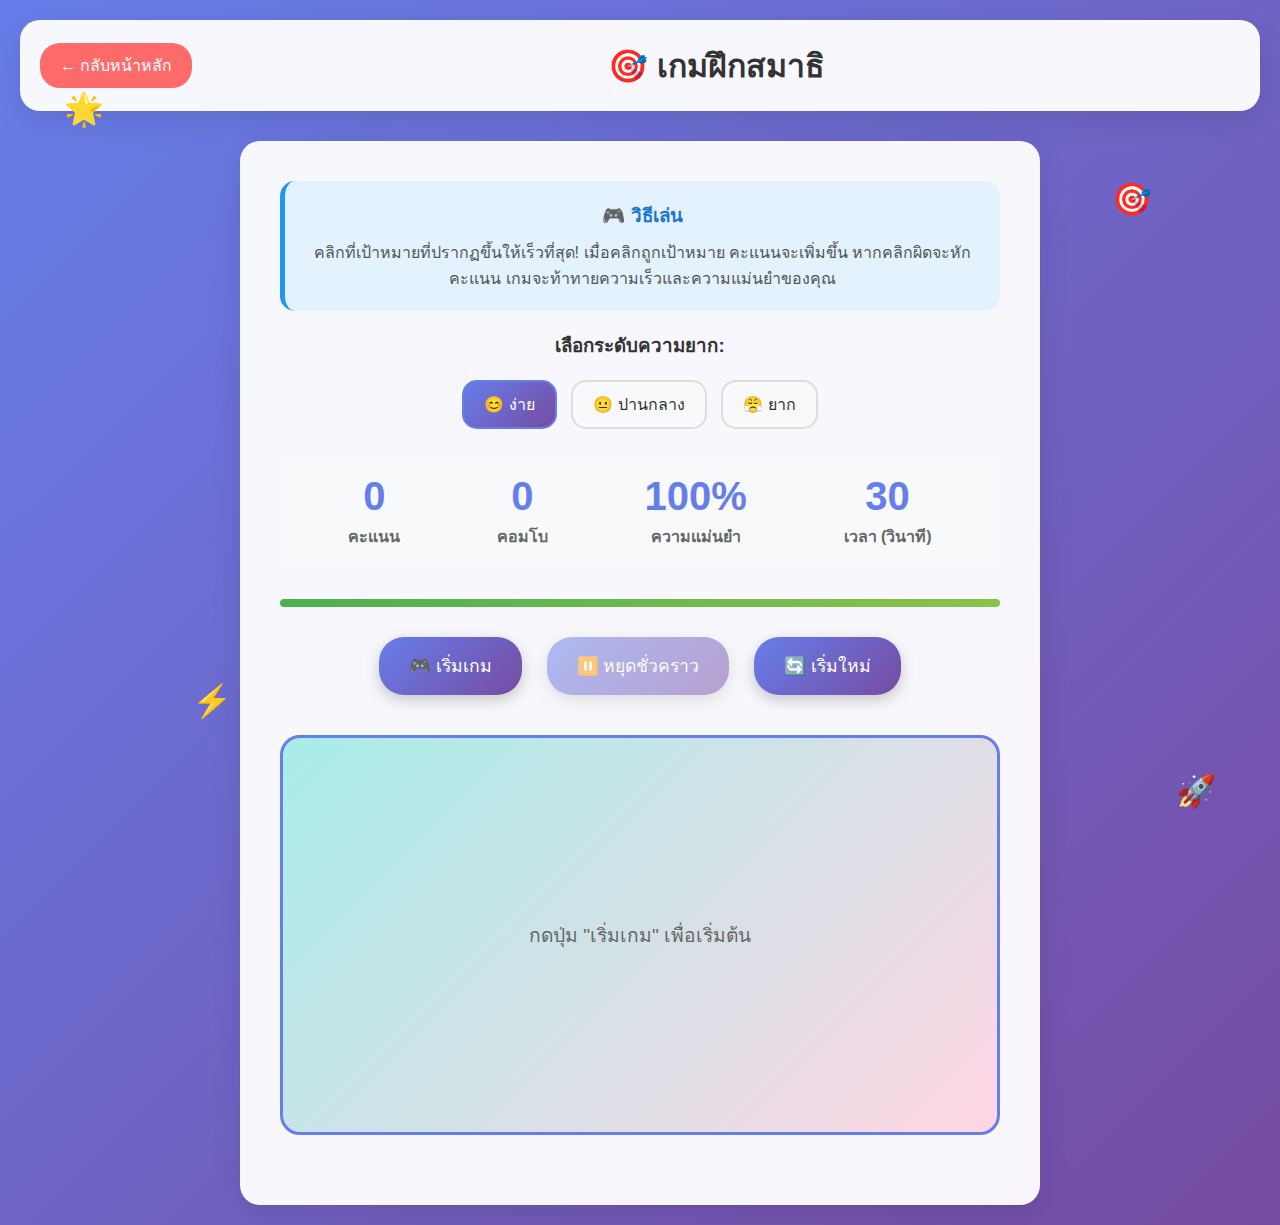
<file: focus.html>
<!DOCTYPE html>
<html lang="th">
<head>
    <meta charset="UTF-8">
    <meta name="viewport" content="width=device-width, initial-scale=1.0">
    <title>เกมฝึกสมาธิ - ADHD Support</title>
    <link rel="manifest" href="manifest.json" />
    <style>
        * {
            margin: 0;
            padding: 0;
            box-sizing: border-box;
        }

        body {
            font-family: 'Arial', sans-serif;
            background: linear-gradient(135deg, #667eea 0%, #764ba2 100%);
            min-height: 100vh;
            padding: 20px;
            overflow-x: hidden;
        }

        /* Floating Elements */
        .floating-element {
            position: fixed;
            pointer-events: none;
            font-size: 2em;
            animation: float 6s ease-in-out infinite;
            z-index: 1;
        }

        @keyframes float {
            0%, 100% { transform: translateY(0px) rotate(0deg); }
            50% { transform: translateY(-20px) rotate(180deg); }
        }

        /* Header */
        .header {
            background: rgba(255, 255, 255, 0.95);
            padding: 20px;
            border-radius: 20px;
            margin-bottom: 30px;
            box-shadow: 0 10px 30px rgba(0, 0, 0, 0.1);
            display: flex;
            justify-content: space-between;
            align-items: center;
        }

        .back-btn {
            background: #ff6b6b;
            color: white;
            border: none;
            padding: 10px 20px;
            border-radius: 20px;
            cursor: pointer;
            font-size: 1em;
            transition: all 0.3s ease;
            text-decoration: none;
            display: inline-block;
        }

        .back-btn:hover {
            background: #ff5252;
            transform: translateY(-2px);
        }

        .page-title {
            font-size: 2em;
            font-weight: bold;
            color: #333;
            text-align: center;
            flex: 1;
        }

        /* Game Container */
        .game-container {
            background: rgba(255, 255, 255, 0.95);
            padding: 40px;
            border-radius: 20px;
            box-shadow: 0 10px 30px rgba(0, 0, 0, 0.1);
            max-width: 800px;
            margin: 0 auto;
            text-align: center;
        }

        /* Game Stats */
        .game-stats {
            display: flex;
            justify-content: space-around;
            margin-bottom: 30px;
            background: #f8f9fa;
            padding: 20px;
            border-radius: 15px;
        }

        .stat-item {
            text-align: center;
        }

        .stat-number {
            font-size: 2.5em;
            font-weight: bold;
            color: #667eea;
            margin-bottom: 5px;
        }

        .stat-label {
            color: #666;
            font-size: 1em;
            font-weight: bold;
        }

        /* Game Area */
        .game-area {
            position: relative;
            height: 400px;
            background: linear-gradient(135deg, #a8edea 0%, #fed6e3 100%);
            border-radius: 20px;
            margin: 30px 0;
            overflow: hidden;
            border: 3px solid #667eea;
        }

        .target {
            position: absolute;
            width: 60px;
            height: 60px;
            background: linear-gradient(135deg, #ff6b6b 0%, #ffa726 100%);
            border-radius: 50%;
            cursor: pointer;
            display: flex;
            align-items: center;
            justify-content: center;
            font-size: 1.5em;
            color: white;
            font-weight: bold;
            transition: all 0.3s ease;
            box-shadow: 0 5px 15px rgba(0, 0, 0, 0.2);
            animation: pulse 2s infinite;
        }

        .target:hover {
            transform: scale(1.1);
        }

        .target.clicked {
            animation: explode 0.5s ease-out forwards;
        }

        @keyframes pulse {
            0% { transform: scale(1); }
            50% { transform: scale(1.1); }
            100% { transform: scale(1); }
        }

        @keyframes explode {
            0% { 
                transform: scale(1); 
                opacity: 1; 
            }
            50% { 
                transform: scale(1.5); 
                opacity: 0.8; 
            }
            100% { 
                transform: scale(0); 
                opacity: 0; 
            }
        }

        /* Game Controls */
        .game-controls {
            margin-bottom: 30px;
        }

        .game-btn {
            background: linear-gradient(135deg, #667eea 0%, #764ba2 100%);
            color: white;
            border: none;
            padding: 15px 30px;
            border-radius: 25px;
            font-size: 1.1em;
            cursor: pointer;
            margin: 10px;
            transition: all 0.3s ease;
            box-shadow: 0 5px 15px rgba(0, 0, 0, 0.2);
        }

        .game-btn:hover {
            transform: translateY(-2px);
            box-shadow: 0 10px 25px rgba(0, 0, 0, 0.3);
        }

        .game-btn:disabled {
            opacity: 0.5;
            cursor: not-allowed;
            transform: none;
        }

        /* Difficulty Selection */
        .difficulty-selector {
            margin-bottom: 20px;
        }

        .difficulty-btn {
            background: #f8f9fa;
            color: #333;
            border: 2px solid #ddd;
            padding: 10px 20px;
            border-radius: 15px;
            cursor: pointer;
            margin: 5px;
            transition: all 0.3s ease;
            font-size: 1em;
        }

        .difficulty-btn.active {
            background: linear-gradient(135deg, #667eea 0%, #764ba2 100%);
            color: white;
            border-color: #667eea;
        }

        .difficulty-btn:hover {
            transform: translateY(-2px);
        }

        /* Game Instructions */
        .instructions {
            background: #e3f2fd;
            padding: 20px;
            border-radius: 15px;
            margin-bottom: 20px;
            border-left: 5px solid #2196f3;
        }

        .instructions h3 {
            color: #1976d2;
            margin-bottom: 10px;
        }

        .instructions p {
            color: #555;
            line-height: 1.6;
        }

        /* Game Over Screen */
        .game-over {
            display: none;
            background: linear-gradient(135deg, #ffeaa7 0%, #fab1a0 100%);
            padding: 30px;
            border-radius: 20px;
            margin: 20px 0;
            text-align: center;
        }

        .game-over h3 {
            color: #333;
            font-size: 2em;
            margin-bottom: 15px;
        }

        .game-over p {
            color: #666;
            font-size: 1.2em;
            margin-bottom: 20px;
        }

        /* Achievement Badges */
        .achievements {
            display: flex;
            justify-content: center;
            gap: 10px;
            margin-top: 20px;
        }

        .achievement-badge {
            background: linear-gradient(135deg, #ffd700 0%, #ffb347 100%);
            color: #333;
            padding: 8px 15px;
            border-radius: 20px;
            font-size: 0.9em;
            font-weight: bold;
            box-shadow: 0 3px 10px rgba(0, 0, 0, 0.2);
        }

        /* Timer Bar */
        .timer-bar {
            width: 100%;
            height: 8px;
            background: #e0e0e0;
            border-radius: 10px;
            overflow: hidden;
            margin-bottom: 20px;
        }

        .timer-fill {
            height: 100%;
            background: linear-gradient(135deg, #4caf50 0%, #8bc34a 100%);
            width: 100%;
            transition: width 0.1s linear;
        }

        /* Responsive Design */
        @media (max-width: 768px) {
            .header {
                flex-direction: column;
                gap: 15px;
            }

            .game-container {
                padding: 20px;
            }

            .game-area {
                height: 300px;
            }

            .game-stats {
                flex-direction: column;
                gap: 15px;
            }

            .target {
                width: 50px;
                height: 50px;
                font-size: 1.2em;
            }
        }

        /* Animations */
        .fade-in {
            animation: fadeIn 0.5s ease-in;
        }

        @keyframes fadeIn {
            from { opacity: 0; transform: translateY(20px); }
            to { opacity: 1; transform: translateY(0); }
        }

        .bounce-in {
            animation: bounceIn 0.8s ease-out;
        }

        @keyframes bounceIn {
            0% { transform: scale(0.3); opacity: 0; }
            50% { transform: scale(1.05); }
            70% { transform: scale(0.9); }
            100% { transform: scale(1); opacity: 1; }
        }

        /* Combo Effect */
        .combo-text {
            position: fixed;
            top: 50%;
            left: 50%;
            transform: translate(-50%, -50%);
            font-size: 3em;
            font-weight: bold;
            color: #ff6b6b;
            z-index: 1000;
            pointer-events: none;
            animation: comboEffect 1s ease-out forwards;
        }

        @keyframes comboEffect {
            0% { 
                transform: translate(-50%, -50%) scale(0.5); 
                opacity: 0; 
            }
            50% { 
                transform: translate(-50%, -50%) scale(1.2); 
                opacity: 1; 
            }
            100% { 
                transform: translate(-50%, -50%) scale(1); 
                opacity: 0; 
            }
        }
    </style>
</head>
<body>
    <!-- Floating Elements -->
    <div class="floating-element" style="top: 10%; left: 5%;">🌟</div>
    <div class="floating-element" style="top: 20%; right: 10%; animation-delay: -2s;">🎯</div>
    <div class="floating-element" style="bottom: 20%; left: 15%; animation-delay: -4s;">⚡</div>
    <div class="floating-element" style="bottom: 10%; right: 5%; animation-delay: -1s;">🚀</div>

    <!-- Header -->
    <div class="header fade-in">
        <a href="activity.html" class="back-btn">← กลับหน้าหลัก</a>
        <h1 class="page-title">🎯 เกมฝึกสมาธิ</h1>
        <div></div>
    </div>

    <!-- Game Container -->
    <div class="game-container bounce-in">
        <!-- Instructions -->
        <div class="instructions">
            <h3>🎮 วิธีเล่น</h3>
            <p>คลิกที่เป้าหมายที่ปรากฏขึ้นให้เร็วที่สุด! เมื่อคลิกถูกเป้าหมาย คะแนนจะเพิ่มขึ้น หากคลิกผิดจะหักคะแนน เกมจะท้าทายความเร็วและความแม่นยำของคุณ</p>
        </div>

        <!-- Difficulty Selection -->
        <div class="difficulty-selector">
            <h3 style="margin-bottom: 15px; color: #333;">เลือกระดับความยาก:</h3>
            <button class="difficulty-btn active" onclick="setDifficulty('easy')">😊 ง่าย</button>
            <button class="difficulty-btn" onclick="setDifficulty('medium')">😐 ปานกลาง</button>
            <button class="difficulty-btn" onclick="setDifficulty('hard')">😤 ยาก</button>
        </div>

        <!-- Game Stats -->
        <div class="game-stats">
            <div class="stat-item">
                <div class="stat-number" id="score">0</div>
                <div class="stat-label">คะแนน</div>
            </div>
            <div class="stat-item">
                <div class="stat-number" id="combo">0</div>
                <div class="stat-label">คอมโบ</div>
            </div>
            <div class="stat-item">
                <div class="stat-number" id="accuracy">100%</div>
                <div class="stat-label">ความแม่นยำ</div>
            </div>
            <div class="stat-item">
                <div class="stat-number" id="timeLeft">30</div>
                <div class="stat-label">เวลา (วินาที)</div>
            </div>
        </div>

        <!-- Timer Bar -->
        <div class="timer-bar">
            <div class="timer-fill" id="timerFill"></div>
        </div>

        <!-- Game Controls -->
        <div class="game-controls">
            <button class="game-btn" id="startBtn" onclick="startGame()">🎮 เริ่มเกม</button>
            <button class="game-btn" id="pauseBtn" onclick="pauseGame()" disabled>⏸️ หยุดชั่วคราว</button>
            <button class="game-btn" id="resetBtn" onclick="resetGame()">🔄 เริ่มใหม่</button>
        </div>

        <!-- Game Area -->
        <div class="game-area" id="gameArea">
            <div style="display: flex; align-items: center; justify-content: center; height: 100%; color: #666; font-size: 1.2em;">
                กดปุ่ม "เริ่มเกม" เพื่อเริ่มต้น
            </div>
        </div>

        <!-- Game Over Screen -->
        <div class="game-over" id="gameOver">
            <h3>🎉 เกมจบแล้ว!</h3>
            <p id="finalScore">คะแนนสุดท้าย: 0</p>
            <p id="finalAccuracy">ความแม่นยำ: 100%</p>
            <div class="achievements" id="achievements"></div>
            <button class="game-btn" onclick="playAgain()">🎮 เล่นอีกครั้ง</button>
        </div>
    </div>

    <script>
        let gameState = {
            isPlaying: false,
            isPaused: false,
            score: 0,
            combo: 0,
            hits: 0,
            misses: 0,
            timeLeft: 30,
            difficulty: 'easy',
            gameTimer: null,
            spawnTimer: null,
            targets: []
        };

        const difficulties = {
            easy: { spawnRate: 1500, targetLife: 3000, targetSize: 60 },
            medium: { spawnRate: 1000, targetLife: 2000, targetSize: 50 },
            hard: { spawnRate: 700, targetLife: 1500, targetSize: 40 }
        };

        function setDifficulty(level) {
            if (gameState.isPlaying) return;
            
            gameState.difficulty = level;
            document.querySelectorAll('.difficulty-btn').forEach(btn => {
                btn.classList.remove('active');
            });
            event.target.classList.add('active');
        }

        function startGame() {
            gameState.isPlaying = true;
            gameState.isPaused = false;
            gameState.score = 0;
            gameState.combo = 0;
            gameState.hits = 0;
            gameState.misses = 0;
            gameState.timeLeft = 30;
            gameState.targets = [];

            updateUI();
            document.getElementById('startBtn').disabled = true;
            document.getElementById('pauseBtn').disabled = false;
            document.getElementById('gameOver').style.display = 'none';
            document.getElementById('gameArea').innerHTML = '';

            // Start timers
            gameState.gameTimer = setInterval(updateTimer, 1000);
            gameState.spawnTimer = setInterval(spawnTarget, difficulties[gameState.difficulty].spawnRate);

            // Add click listener to game area for misses
            document.getElementById('gameArea').addEventListener('click', handleMiss);
        }

        function pauseGame() {
            if (!gameState.isPlaying) return;

            gameState.isPaused = !gameState.isPaused;
            const pauseBtn = document.getElementById('pauseBtn');

            if (gameState.isPaused) {
                clearInterval(gameState.gameTimer);
                clearInterval(gameState.spawnTimer);
                pauseBtn.textContent = '▶️ ต่อเกม';
                
                // Pause all targets
                gameState.targets.forEach(target => {
                    if (target.timer) {
                        clearTimeout(target.timer);
                    }
                });
            } else {
                gameState.gameTimer = setInterval(updateTimer, 1000);
                gameState.spawnTimer = setInterval(spawnTarget, difficulties[gameState.difficulty].spawnRate);
                pauseBtn.textContent = '⏸️ หยุดชั่วคราว';
                
                // Resume targets
                gameState.targets.forEach(target => {
                    if (target.element && target.element.parentNode) {
                        target.timer = setTimeout(() => {
                            removeTarget(target);
                        }, target.remainingTime);
                    }
                });
            }
        }

        function resetGame() {
            endGame();
            gameState.score = 0;
            gameState.combo = 0;
            gameState.hits = 0;
            gameState.misses = 0;
            gameState.timeLeft = 30;
            updateUI();
            document.getElementById('gameOver').style.display = 'none';
            document.getElementById('gameArea').innerHTML = '<div style="display: flex; align-items: center; justify-content: center; height: 100%; color: #666; font-size: 1.2em;">กดปุ่ม "เริ่มเกม" เพื่อเริ่มต้น</div>';
        }

        function endGame() {
            gameState.isPlaying = false;
            gameState.isPaused = false;
            
            clearInterval(gameState.gameTimer);
            clearInterval(gameState.spawnTimer);
            
            // Clear all targets
            gameState.targets.forEach(target => {
                if (target.timer) clearTimeout(target.timer);
                if (target.element && target.element.parentNode) {
                    target.element.parentNode.removeChild(target.element);
                }
            });
            gameState.targets = [];

            document.getElementById('startBtn').disabled = false;
            document.getElementById('pauseBtn').disabled = true;
            document.getElementById('pauseBtn').textContent = '⏸️ หยุดชั่วคราว';
            
            showGameOverScreen();
        }

        function updateTimer() {
            gameState.timeLeft--;
            updateUI();

            if (gameState.timeLeft <= 0) {
                endGame();
            }
        }

        function spawnTarget() {
            if (gameState.isPaused) return;

            const gameArea = document.getElementById('gameArea');
            const target = document.createElement('div');
            target.className = 'target';
            target.textContent = '🎯';

            // Random position within game area
            const maxX = gameArea.clientWidth - difficulties[gameState.difficulty].targetSize;
            const maxY = gameArea.clientHeight - difficulties[gameState.difficulty].targetSize;
            const x = Math.random() * maxX;
            const y = Math.random() * maxY;

            target.style.left = x + 'px';
            target.style.top = y + 'px';
            target.style.width = difficulties[gameState.difficulty].targetSize + 'px';
            target.style.height = difficulties[gameState.difficulty].targetSize + 'px';

            gameArea.appendChild(target);

            const targetObj = {
                element: target,
                timer: setTimeout(() => {
                    removeTarget(targetObj);
                }, difficulties[gameState.difficulty].targetLife),
                remainingTime: difficulties[gameState.difficulty].targetLife
            };

            gameState.targets.push(targetObj);

            // Add click event
            target.addEventListener('click', (e) => {
                e.stopPropagation();
                hitTarget(targetObj);
            });
        }

        function hitTarget(targetObj) {
            if (!gameState.isPlaying || gameState.isPaused) return;

            // Visual feedback
            targetObj.element.classList.add('clicked');
            
            // Remove target
            clearTimeout(targetObj.timer);
            setTimeout(() => {
                if (targetObj.element.parentNode) {
                    targetObj.element.parentNode.removeChild(targetObj.element);
                }
            }, 500);

            // Update score
            gameState.hits++;
            gameState.combo++;
            let points = 10;
            
            // Combo bonus
            if (gameState.combo >= 5) {
                points += Math.floor(gameState.combo / 5) * 5;
                showComboEffect();
            }
            
            gameState.score += points;

            // Remove from targets array
            const index = gameState.targets.indexOf(targetObj);
            if (index > -1) {
                gameState.targets.splice(index, 1);
            }

            updateUI();
        }

        function removeTarget(targetObj) {
            if (targetObj.element && targetObj.element.parentNode) {
                targetObj.element.parentNode.removeChild(targetObj.element);
            }
            
            const index = gameState.targets.indexOf(targetObj);
            if (index > -1) {
                gameState.targets.splice(index, 1);
            }
        }

        function handleMiss(e) {
            if (!gameState.isPlaying || gameState.isPaused) return;
            if (e.target.classList.contains('target')) return;

            gameState.misses++;
            gameState.combo = 0;
            gameState.score = Math.max(0, gameState.score - 5);
            updateUI();
        }

        function showComboEffect() {
            const comboText = document.createElement('div');
            comboText.className = 'combo-text';
            comboText.textContent = `COMBO x${gameState.combo}!`;
            document.body.appendChild(comboText);

            setTimeout(() => {
                if (comboText.parentNode) {
                    comboText.parentNode.removeChild(comboText);
                }
            }, 1000);
        }

        function updateUI() {
            document.getElementById('score').textContent = gameState.score;
            document.getElementById('combo').textContent = gameState.combo;
            document.getElementById('timeLeft').textContent = gameState.timeLeft;
            
            const totalShots = gameState.hits + gameState.misses;
            const accuracy = totalShots > 0 ? Math.round((gameState.hits / totalShots) * 100) : 100;
            document.getElementById('accuracy').textContent = accuracy + '%';

            // Update timer bar
            const timerFill = document.getElementById('timerFill');
            const percentage = (gameState.timeLeft / 30) * 100;
            timerFill.style.width = percentage + '%';
            
            // Change color based on time left
            if (gameState.timeLeft <= 10) {
                timerFill.style.background = 'linear-gradient(135deg, #ff6b6b 0%, #ff8e53 100%)';
            } else if (gameState.timeLeft <= 20) {
                timerFill.style.background = 'linear-gradient(135deg, #ffa726 0%, #ffcc02 100%)';
            } else {
                timerFill.style.background = 'linear-gradient(135deg, #4caf50 0%, #8bc34a 100%)';
            }
        }

        function showGameOverScreen() {
            const totalShots = gameState.hits + gameState.misses;
            const accuracy = totalShots > 0 ? Math.round((gameState.hits / totalShots) * 100) : 100;
            
            document.getElementById('finalScore').textContent = `คะแนนสุดท้าย: ${gameState.score}`;
            document.getElementById('finalAccuracy').textContent = `ความแม่นยำ: ${accuracy}%`;
            
            // Show achievements
            const achievementsDiv = document.getElementById('achievements');
            achievementsDiv.innerHTML = '';
            
            const achievements = [];
            if (gameState.score >= 100) achievements.push('🏆 คะแนนสูง');
            if (accuracy >= 90) achievements.push('🎯 แม่นยำ');
            if (gameState.combo >= 10) achievements.push('🔥 คอมโบสูง');
            if (gameState.hits >= 20) achievements.push('⚡ ปืนไว');
            
            achievements.forEach(achievement => {
                const badge = document.createElement('span');
                badge.className = 'achievement-badge';
                badge.textContent = achievement;
                achievementsDiv.appendChild(badge);
            });
            
            document.getElementById('gameOver').style.display = 'block';
        }

        function playAgain() {
            resetGame();
            startGame();
        }

        // Initialize UI
        updateUI();
    </script>
</body>
</html>
</file>
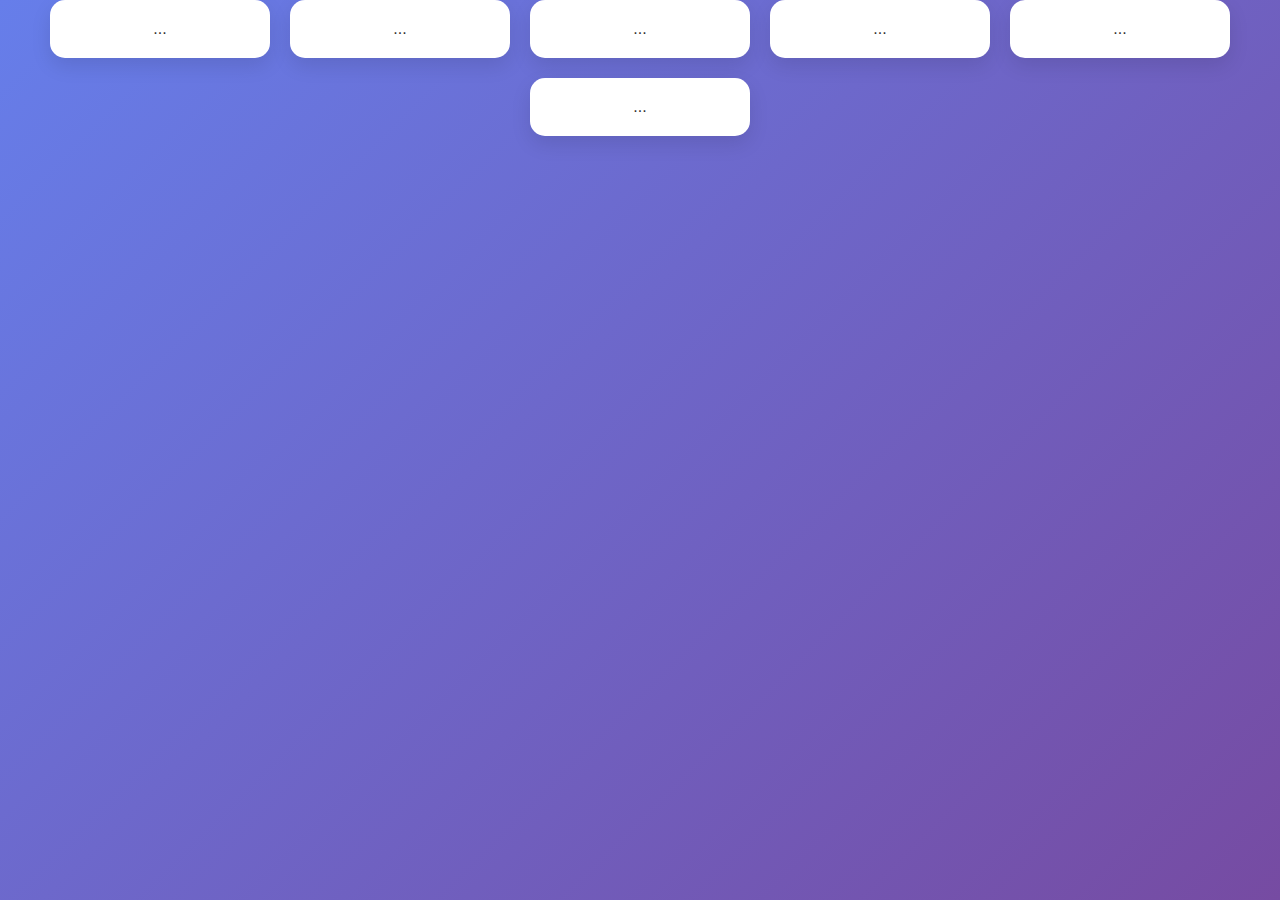
<file: home.html>
<!DOCTYPE html>
<html lang="th">
<head>
  <meta charset="UTF-8">
  <meta name="viewport" content="width=device-width, initial-scale=1.0">
  <title>ADHD Support - กิจกรรม</title>
  <link rel="stylesheet" href="style.css">
</head>
<body>
  <section id="activityGrid" class="fade-in">
    <div class="activity-grid">
      <a href="memory.html" class="activity-card fade-in" style="animation-delay: 0.1s;">...</a>
      <a href="focus.html" class="activity-card fade-in" style="animation-delay: 0.2s;">...</a>
      <a href="breathing.html" class="activity-card fade-in" style="animation-delay: 0.3s;">...</a>
      <a href="schedule.html" class="activity-card fade-in" style="animation-delay: 0.4s;">...</a>
      <a href="progress.html" class="activity-card fade-in" style="animation-delay: 0.5s;">...</a>
      <a href="tips.html" class="activity-card fade-in" style="animation-delay: 0.6s;">...</a>
    </div>
  </section>
</body>
</html>
</file>
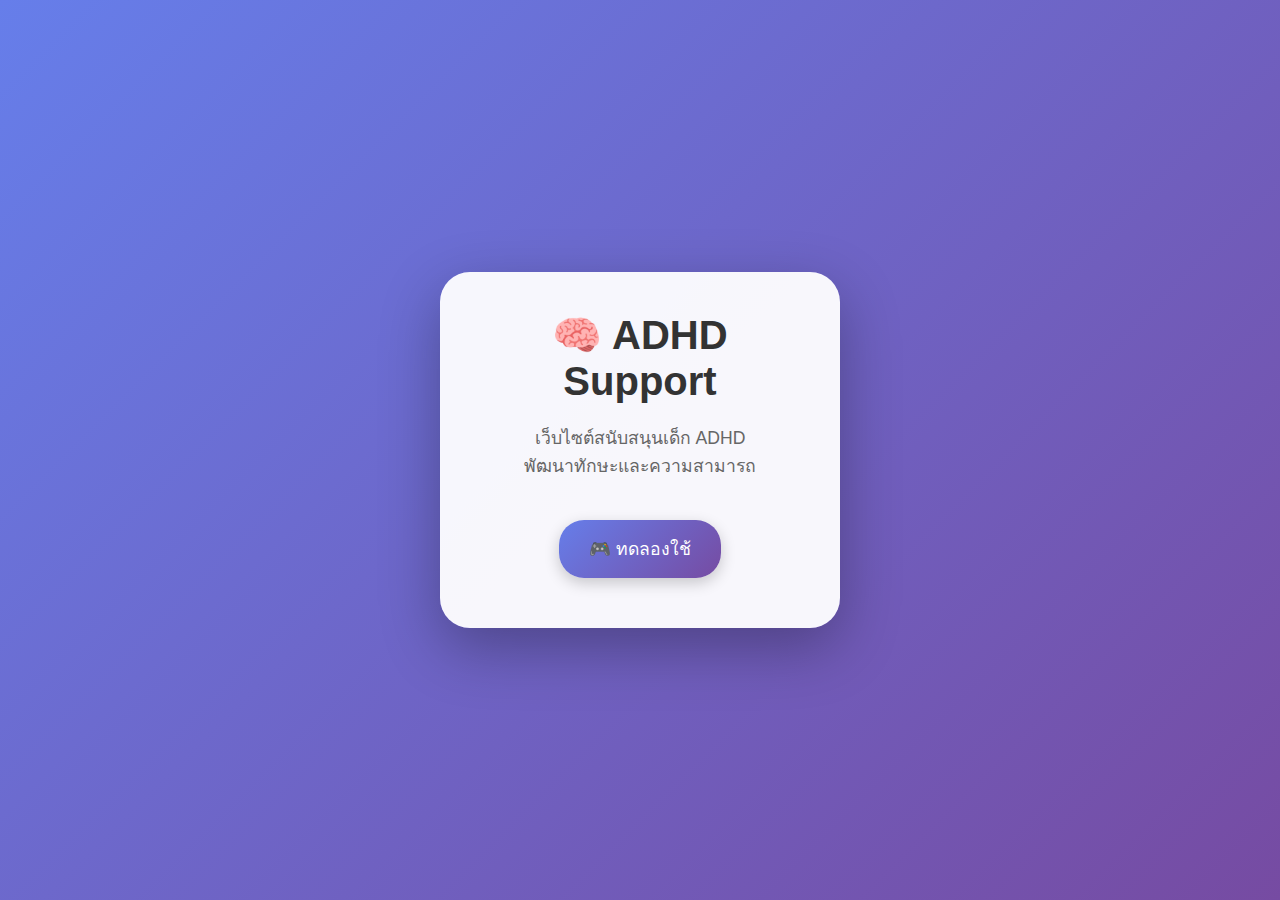
<file: login.html>
<!DOCTYPE html>
<html lang="th">
<head>
    <meta charset="UTF-8">
    <meta name="viewport" content="width=device-width, initial-scale=1.0">
    <title>ADHD Support - เว็บไซต์สนับสนุนเด็ก ADHD</title>
    <link rel="manifest" href="manifest.json" />
    <style>
        * {
            margin: 0;
            padding: 0;
            box-sizing: border-box;
        }

        body {
            font-family: 'Arial', sans-serif;
            background: linear-gradient(135deg, #667eea 0%, #764ba2 100%);
            min-height: 100vh;
            overflow-x: hidden;
        }

        /* Floating Elements */
        .floating-element {
            position: fixed;
            pointer-events: none;
            font-size: 2em;
            animation: float 6s ease-in-out infinite;
            z-index: 1;
        }

        @keyframes float {
            0%, 100% { transform: translateY(0px) rotate(0deg); }
            50% { transform: translateY(-20px) rotate(180deg); }
        }

        @keyframes slideInRight {
            from { transform: translateX(100%); opacity: 0; }
            to { transform: translateX(0); opacity: 1; }
        }

        @keyframes fadeInOut {
            0% { opacity: 0; transform: translate(-50%, -50%) scale(0.8); }
            20% { opacity: 1; transform: translate(-50%, -50%) scale(1); }
            80% { opacity: 1; transform: translate(-50%, -50%) scale(1); }
            100% { opacity: 0; transform: translate(-50%, -50%) scale(0.8); }
        }

        /* Login Screen */
        #loginScreen {
            position: fixed;
            top: 0;
            left: 0;
            width: 100%;
            height: 100%;
            background: linear-gradient(135deg, #667eea 0%, #764ba2 100%);
            display: flex;
            justify-content: center;
            align-items: center;
            z-index: 1000;
        }

        .login-container {
            background: rgba(255, 255, 255, 0.95);
            padding: 40px;
            border-radius: 30px;
            box-shadow: 0 20px 60px rgba(0, 0, 0, 0.3);
            text-align: center;
            max-width: 400px;
            width: 90%;
        }

        .login-container h1 {
            color: #333;
            margin-bottom: 20px;
            font-size: 2.5em;
        }

        .login-container p {
            color: #666;
            margin-bottom: 30px;
            font-size: 1.1em;
        }

        .login-btn {
            background: linear-gradient(135deg, #667eea 0%, #764ba2 100%);
            color: white;
            border: none;
            padding: 15px 30px;
            border-radius: 25px;
            font-size: 1.1em;
            cursor: pointer;
            margin: 10px;
            transition: all 0.3s ease;
            box-shadow: 0 5px 15px rgba(0, 0, 0, 0.2);
        }

        .login-btn:hover {
            transform: translateY(-2px);
            box-shadow: 0 10px 25px rgba(0, 0, 0, 0.3);
        }

        /* Modal Styles */
        .modal {
            display: none;
            position: fixed;
            z-index: 2000;
            left: 0;
            top: 0;
            width: 100%;
            height: 100%;
            background-color: rgba(0, 0, 0, 0.5);
            backdrop-filter: blur(5px);
        }

        .modal-content {
            background-color: white;
            margin: 5% auto;
            padding: 30px;
            border-radius: 20px;
            width: 90%;
            max-width: 500px;
            box-shadow: 0 20px 60px rgba(0, 0, 0, 0.3);
            position: relative;
        }

        .close {
            color: #aaa;
            float: right;
            font-size: 28px;
            font-weight: bold;
            cursor: pointer;
            position: absolute;
            top: 15px;
            right: 20px;
        }

        .close:hover {
            color: #333;
        }

        /* Form Styles */
        .form-group {
            margin-bottom: 20px;
            text-align: left;
        }

        .form-group label {
            display: block;
            margin-bottom: 5px;
            color: #333;
            font-weight: bold;
        }

        .form-group input, .form-group select {
            width: 100%;
            padding: 12px;
            border: 2px solid #ddd;
            border-radius: 10px;
            font-size: 1em;
            transition: border-color 0.3s ease;
        }

        .form-group input:focus, .form-group select:focus {
            outline: none;
            border-color: #667eea;
        }

        .user-type-btn {
            background: #f0f0f0;
            border: 2px solid #ddd;
            padding: 15px 20px;
            margin: 5px;
            border-radius: 15px;
            cursor: pointer;
            transition: all 0.3s ease;
            display: inline-block;
        }

        .user-type-btn:hover {
            background: #e0e0e0;
        }

        .user-type-btn.active {
            background: linear-gradient(135deg, #667eea 0%, #764ba2 100%);
            color: white;
            border-color: #667eea;
        }

        /* Main Content */
        #mainContent {
            display: none;
            padding: 20px;
            min-height: 100vh;
        }

        /* Header */
        .header {
            background: rgba(255, 255, 255, 0.95);
            padding: 20px;
            border-radius: 20px;
            margin-bottom: 30px;
            box-shadow: 0 10px 30px rgba(0, 0, 0, 0.1);
            display: flex;
            justify-content: space-between;
            align-items: center;
        }

        .user-profile {
            display: flex;
            align-items: center;
            gap: 15px;
        }

        .user-avatar {
            width: 60px;
            height: 60px;
            border-radius: 50%;
            background: linear-gradient(135deg, #667eea 0%, #764ba2 100%);
            display: flex;
            align-items: center;
            justify-content: center;
            font-size: 1.8em;
            color: white;
        }

        .user-name {
            font-size: 1.5em;
            font-weight: bold;
            color: #333;
        }

        .logout-btn {
            background: #ff6b6b;
            color: white;
            border: none;
            padding: 10px 20px;
            border-radius: 20px;
            cursor: pointer;
            font-size: 1em;
            transition: all 0.3s ease;
        }

        .logout-btn:hover {
            background: #ff5252;
            transform: translateY(-2px);
        }

        /* Activity Grid */
        .activity-grid {
            display: grid;
            grid-template-columns: repeat(auto-fit, minmax(300px, 1fr));
            gap: 20px;
            margin-top: 20px;
        }

        .activity-card {
            background: rgba(255, 255, 255, 0.95);
            padding: 30px;
            border-radius: 20px;
            box-shadow: 0 10px 30px rgba(0, 0, 0, 0.1);
            text-align: center;
            cursor: pointer;
            transition: all 0.3s ease;
            position: relative;
            overflow: hidden;
        }

        .activity-card:hover {
            transform: translateY(-5px);
            box-shadow: 0 20px 40px rgba(0, 0, 0, 0.2);
        }

        .activity-card::before {
            content: '';
            position: absolute;
            top: 0;
            left: 0;
            right: 0;
            height: 5px;
            background: linear-gradient(135deg, #667eea 0%, #764ba2 100%);
        }

        .activity-icon {
            font-size: 4em;
            margin-bottom: 15px;
            display: block;
        }

        .activity-title {
            font-size: 1.5em;
            font-weight: bold;
            color: #333;
            margin-bottom: 10px;
        }

        .activity-description {
            color: #666;
            font-size: 1em;
            line-height: 1.5;
        }

        /* Game Styles */
        .game-stats {
            display: flex;
            justify-content: space-around;
            margin-bottom: 20px;
            background: #f8f9fa;
            padding: 20px;
            border-radius: 15px;
        }

        .stat-item {
            text-align: center;
        }

        .stat-number {
            font-size: 2em;
            font-weight: bold;
            color: #667eea;
        }

        .stat-label {
            color: #666;
            font-size: 0.9em;
        }

        .game-controls {
            text-align: center;
            margin-bottom: 20px;
        }

        .game-btn {
            background: linear-gradient(135deg, #667eea 0%, #764ba2 100%);
            color: white;
            border: none;
            padding: 12px 25px;
            border-radius: 20px;
            font-size: 1em;
            cursor: pointer;
            margin: 5px;
            transition: all 0.3s ease;
        }

        .game-btn:hover {
            transform: translateY(-2px);
            box-shadow: 0 10px 25px rgba(0, 0, 0, 0.2);
        }

        /* Memory Game */
        .memory-game {
            display: grid;
            grid-template-columns: repeat(4, 1fr);
            gap: 10px;
            max-width: 400px;
            margin: 0 auto;
        }

        .memory-card {
            aspect-ratio: 1;
            background: linear-gradient(135deg, #ffeaa7 0%, #fab1a0 100%);
            border-radius: 10px;
            display: flex;
            align-items: center;
            justify-content: center;
            font-size: 2em;
            cursor: pointer;
            transition: all 0.3s ease;
            user-select: none;
        }

        .memory-card:hover {
            transform: scale(1.05);
        }

        .memory-card.flipped {
            background: linear-gradient(135deg, #a8edea 0%, #fed6e3 100%);
        }

        .memory-card.matched {
            background: linear-gradient(135deg, #d4edda 0%, #c3e6cb 100%);
            animation: pulse 0.5s ease-in-out;
        }

        @keyframes pulse {
            0% { transform: scale(1); }
            50% { transform: scale(1.1); }
            100% { transform: scale(1); }
        }

        /* Focus Game */
        .focus-circle {
            width: 200px;
            height: 200px;
            border-radius: 50%;
            background: linear-gradient(135deg, #667eea 0%, #764ba2 100%);
            display: flex;
            align-items: center;
            justify-content: center;
            margin: 20px auto;
            cursor: pointer;
            transition: all 0.3s ease;
            user-select: none;
            color: white;
            font-weight: bold;
            font-size: 1.2em;
        }

        .focus-circle:hover {
            transform: scale(1.05);
        }

        .focus-circle:active {
            transform: scale(0.95);
        }

        /* Breathing Exercise */
        .breathing-circle {
            width: 200px;
            height: 200px;
            border-radius: 50%;
            background: linear-gradient(135deg, #ff9a9e 0%, #fecfef 100%);
            display: flex;
            align-items: center;
            justify-content: center;
            margin: 20px auto;
            transition: all 1s ease;
            user-select: none;
            color: white;
            font-weight: bold;
            font-size: 1.2em;
        }

        .breathing-guide {
            text-align: center;
            margin-top: 20px;
            font-size: 1.1em;
            color: #666;
        }

        /* Schedule */
        .schedule-item {
            display: flex;
            align-items: center;
            padding: 15px;
            margin-bottom: 10px;
            background: #f8f9fa;
            border-radius: 10px;
            transition: all 0.3s ease;
        }

        .schedule-item:hover {
            background: #e9ecef;
        }

        .schedule-time {
            font-weight: bold;
            color: #667eea;
            min-width: 80px;
        }

        .schedule-task {
            flex: 1;
            margin-left: 20px;
            color: #333;
        }

        .schedule-status {
            width: 25px;
            height: 25px;
            border-radius: 50%;
            border: 3px solid #ddd;
            cursor: pointer;
            transition: all 0.3s ease;
        }

        .schedule-status.completed {
            background: #28a745;
            border-color: #28a745;
            position: relative;
        }

        .schedule-status.completed::after {
            content: '✓';
            position: absolute;
            top: 50%;
            left: 50%;
            transform: translate(-50%, -50%);
            color: white;
            font-size: 0.8em;
        }

        /* Progress */
        .progress-item {
            display: flex;
            align-items: center;
            margin-bottom: 15px;
            padding: 10px;
            background: #f8f9fa;
            border-radius: 10px;
        }

        .progress-label {
            min-width: 120px;
            font-weight: bold;
            color: #333;
        }

        .progress-bar {
            flex: 1;
            height: 20px;
            background: #e9ecef;
            border-radius: 10px;
            margin: 0 15px;
            overflow: hidden;
        }

        .progress-fill {
            height: 100%;
            border-radius: 10px;
            transition: width 0.3s ease;
        }

        /* Tips */
        .tips-grid {
            display: grid;
            grid-template-columns: repeat(auto-fit, minmax(250px, 1fr));
            gap: 15px;
            margin-bottom: 20px;
        }

        .tip-card {
            background: linear-gradient(135deg, #a8edea 0%, #fed6e3 100%);
            padding: 20px;
            border-radius: 15px;
            text-align: center;
            font-weight: bold;
            color: #333;
            transition: all 0.3s ease;
        }

        .tip-card:hover {
            transform: translateY(-3px);
            box-shadow: 0 10px 20px rgba(0, 0, 0, 0.1);
        }

        /* Responsive Design */
        @media (max-width: 768px) {
            .header {
                flex-direction: column;
                gap: 15px;
            }

            .activity-grid {
                grid-template-columns: 1fr;
            }

            .game-stats {
                flex-direction: column;
                gap: 15px;
            }

            .memory-game {
                grid-template-columns: repeat(3, 1fr);
            }

            .modal-content {
                width: 95%;
                margin: 10% auto;
                padding: 20px;
            }
        }

        /* Additional Animations */
        .fade-in {
            animation: fadeIn 0.5s ease-in;
        }

        @keyframes fadeIn {
            from { opacity: 0; transform: translateY(20px); }
            to { opacity: 1; transform: translateY(0); }
        }

        .bounce-in {
            animation: bounceIn 0.8s ease-out;
        }

        @keyframes bounceIn {
            0% { transform: scale(0.3); opacity: 0; }
            50% { transform: scale(1.05); }
            70% { transform: scale(0.9); }
            100% { transform: scale(1); opacity: 1; }
        }
    </style>
</head>
<body>
    <!-- Floating Elements -->
    <div class="floating-element" style="top: 10%; left: 5%;">🌟</div>
    <div class="floating-element" style="top: 20%; right: 10%; animation-delay: -2s;">🦋</div>
    <div class="floating-element" style="bottom: 20%; left: 15%; animation-delay: -4s;">🎈</div>
    <div class="floating-element" style="bottom: 10%; right: 5%; animation-delay: -1s;">🌈</div>

    <!-- Login Screen -->
    <div id="loginScreen">
        <div class="login-container bounce-in">
            <h1>🧠 ADHD Support</h1>
            <p>เว็บไซต์สนับสนุนเด็ก ADHD<br>พัฒนาทักษะและความสามารถ</p>
            
            <button class="login-btn" onclick="demoLogin()">🎮 ทดลองใช้</button>
        </div>
    </div>

    <!-- Login Modal -->
    <div id="loginModal" class="modal">
        <div class="modal-content">
            <span class="close" onclick="closeLogin()">&times;</span>
            
            <!-- Login Form -->
            <div id="loginForm">
                <h2 style="text-align: center; margin-bottom: 20px; color: #333;">🔐 เข้าสู่ระบบ</h2>
                
                <div style="text-align: center; margin-bottom: 20px;">
                    <div class="user-type-btn active" onclick="selectUserType('child', event)">👦 เด็ก</div>
                    <div class="user-type-btn" onclick="selectUserType('parent', event)">👨‍👩‍👧‍👦 ผู้ปกครอง</div>
                </div>
                
                <form onsubmit="handleLogin(event)">
                    <div class="form-group">
                        <label for="username">ชื่อผู้ใช้:</label>
                        <input type="text" id="username" required>
                    </div>
                    
                    <div class="form-group">
                        <label for="password">รหัสผ่าน:</label>
                        <input type="password" id="password" required>
                    </div>
                    
                    <div style="text-align: center;">
                        <button type="submit" class="login-btn">เข้าสู่ระบบ</button>
                    </div>
                </form>
                
                <div style="text-align: center; margin-top: 20px;">
                    <a href="#" onclick="showRegister()" style="color: #667eea; text-decoration: none;">ยังไม่มีบัญชี? สมัครสมาชิก</a>
                </div>
            </div>
            
            <!-- Register Form -->
            <div id="registerForm" style="display: none;">
                <h2 style="text-align: center; margin-bottom: 20px; color: #333;">📝 สมัครสมาชิก</h2>
                
                <div style="text-align: center; margin-bottom: 20px;">
                    <div class="user-type-btn active" onclick="selectRegisterType('child', event)">👦 เด็ก</div>
                    <div class="user-type-btn" onclick="selectRegisterType('parent', event)">👨‍👩‍👧‍👦 ผู้ปกครอง</div>
                </div>
                
                <form onsubmit="handleRegister(event)">
                    <div class="form-group">
                        <label for="regName">ชื่อ-นามสกุล:</label>
                        <input type="text" id="regName" required>
                    </div>
                    
                    <div class="form-group">
                        <label for="regUsername">ชื่อผู้ใช้:</label>
                        <input type="text" id="regUsername" required>
                    </div>
                    
                    <div class="form-group" id="ageGroup">
                        <label for="regAge">อายุ:</label>
                        <input type="number" id="regAge" min="5" max="18">
                    </div>
                    
                    <div class="form-group" id="emailGroup" style="display: none;">
                        <label for="regEmail">อีเมล:</label>
                        <input type="email" id="regEmail">
                    </div>
                    
                    <div style="text-align: center;">
                        <button type="submit" class="login-btn">สมัครสมาชิก</button>
                    </div>
                </form>
                
                <div style="text-align: center; margin-top: 20px;">
                    <a href="#" onclick="showLoginForm()" style="color: #667eea; text-decoration: none;">มีบัญชีแล้ว? เข้าสู่ระบบ</a>
                </div>
            </div>
        </div>
    </div>

    <!-- Main Content -->
    <div id="mainContent">
        <!-- Header -->
        <div class="header fade-in">
            <div class="user-profile">
                <div class="user-avatar">👦</div>
                <div class="user-name">ผู้ใช้</div>
            </div>
            <button class="logout-btn" onclick="logout()">ออกจากระบบ</button>
        </div>

        <!-- Activity Grid -->
        <section id="activityGrid" class="fade-in">
  <div class="activity-grid">
    <a href="memory.html" class="activity-card fade-in" style="animation-delay: 0.1s; text-decoration: none;">
      <span class="activity-icon">🧠</span>
      <div class="activity-title">เกมฝึกความจำ</div>
      <div class="activity-description">ฝึกความจำและสมาธิด้วยเกมจับคู่การ์ด</div>
    </a>

    <a href="focus.html" class="activity-card fade-in" style="animation-delay: 0.2s; text-decoration: none;">
      <span class="activity-icon">🎯</span>
      <div class="activity-title">เกมฝึกสมาธิ</div>
      <div class="activity-description">พัฒนาความสามารถในการโฟกัสและควบคุมตนเอง</div>
    </a>

    <a href="breathing.html" class="activity-card fade-in" style="animation-delay: 0.3s; text-decoration: none;">
      <span class="activity-icon">🧘‍♀️</span>
      <div class="activity-title">การหายใจผ่อนคลาย</div>
      <div class="activity-description">เทคนิคการหายใจเพื่อลดความเครียด</div>
    </a>

    <a href="schedule.html" class="activity-card fade-in" style="animation-delay: 0.4s; text-decoration: none;">
      <span class="activity-icon">📅</span>
      <div class="activity-title">ตารางกิจกรรม</div>
      <div class="activity-description">จัดการเวลาและกิจกรรมประจำวัน</div>
    </a>

    <a href="progress.html" class="activity-card fade-in" style="animation-delay: 0.5s; text-decoration: none;">
      <span class="activity-icon">📊</span>
      <div class="activity-title">ติดตามความก้าวหน้า</div>
      <div class="activity-description">ดูผลการพัฒนาและความสำเร็จ</div>
    </a>

    <a href="tips.html" class="activity-card fade-in" style="animation-delay: 0.6s; text-decoration: none;">
      <span class="activity-icon">💡</span>
      <div class="activity-title">เทคนิคและคำแนะนำ</div>
      <div class="activity-description">เคล็ดลับและแนวทางในการจัดการ ADHD</div>
    </a>
  </div>
</section>


    <!-- Activity Modal -->
    <div id="activityModal" class="modal">
        <div class="modal-content">
            <span class="close" onclick="closeActivity()">&times;</span>
            <h2 id="activityTitle" style="text-align: center; margin-bottom: 20px; color: #333;">กิจกรรม</h2>
            <div id="activityContent"></div>
        </div>
    </div>

   <script>
    function showLogin() {
        document.getElementById("loginModal").style.display = "block";
    }

    function closeLogin() {
        document.getElementById("loginModal").style.display = "none";
    }

   function demoLogin() {
    const demoUser = {
        name: "ทดลองใช้",
        type: "child",
        avatar: "👦",
        stats: {
            activitiesCompleted: 0,
            streak: 0,
            totalTime: 0,
            level: 1
        }
    };
    localStorage.setItem("adhdUser", JSON.stringify(demoUser));
    window.location.href = "activity.html";
    }

    function showRegister() {
        document.getElementById("loginForm").style.display = "none";
        document.getElementById("registerForm").style.display = "block";
    }

    function showLoginForm() {
        document.getElementById("registerForm").style.display = "none";
        document.getElementById("loginForm").style.display = "block";
    }

    function handleLogin(e) {
    e.preventDefault();
    const name = document.getElementById("username").value;
    const user = {
        name: name,
        type: userType,
        avatar: userType === "child" ? "👦" : "👨‍👩‍👧‍👦",
        stats: {
            activitiesCompleted: 0,
            streak: 0,
            totalTime: 0,
            level: 1
        }
    };
    localStorage.setItem("adhdUser", JSON.stringify(user));
    window.location.href = "activity.html";
    }
    function logout() {
    localStorage.removeItem("adhdUser");
    window.location.href = "./"; 
    }

    function selectUserType(type, event) {
        userType = type;
        document.querySelectorAll(".user-type-btn").forEach(btn => btn.classList.remove("active"));
        event.target.classList.add("active");
    }

    function selectRegisterType(type, event) {
        registerType = type;
        document.querySelectorAll("#registerForm .user-type-btn").forEach(btn => btn.classList.remove("active"));
        event.target.classList.add("active");
        document.getElementById("ageGroup").style.display = type === "child" ? "block" : "none";
        document.getElementById("emailGroup").style.display = type === "parent" ? "block" : "none";
    }

    function handleRegister(e) {
    e.preventDefault();
    const name = document.getElementById("regName").value;
    const user = {
        name: name,
        type: registerType,
        avatar: registerType === "child" ? "👦" : "👨‍👩‍👧‍👦",
        stats: {
            activitiesCompleted: 0,
            streak: 0,
            totalTime: 0,
            level: 1
        }
    };
    localStorage.setItem("adhdUser", JSON.stringify(user));
    window.location.href = "activity.html";
    }
    function openActivity(activity) {
        const title = {
            memory: "🧠 เกมฝึกความจำ",
            focus: "🎯 เกมฝึกสมาธิ",
            breathing: "🧘‍♀️ การหายใจผ่อนคลาย",
            schedule: "📅 ตารางกิจกรรม",
            progress: "📊 ติดตามความก้าวหน้า",
            tips: "💡 เทคนิคและคำแนะนำ"
        };
        document.getElementById("activityTitle").textContent = title[activity] || "กิจกรรม";
        document.getElementById("activityContent").innerHTML = "<p>เนื้อหากิจกรรมยังไม่ถูกโหลด</p>";
        document.getElementById("activityModal").style.display = "block";
    }

    function closeActivity() {
        document.getElementById("activityModal").style.display = "none";
    }

    if ('serviceWorker' in navigator) {
    window.addEventListener('load', () => {
      navigator.serviceWorker.register('/service-worker.js')
        .then(reg => console.log('✅ Service Worker registered', reg))
        .catch(err => console.log('❌ Service Worker registration failed', err));
    });
  }
</script>

</body>
</html>
</file>
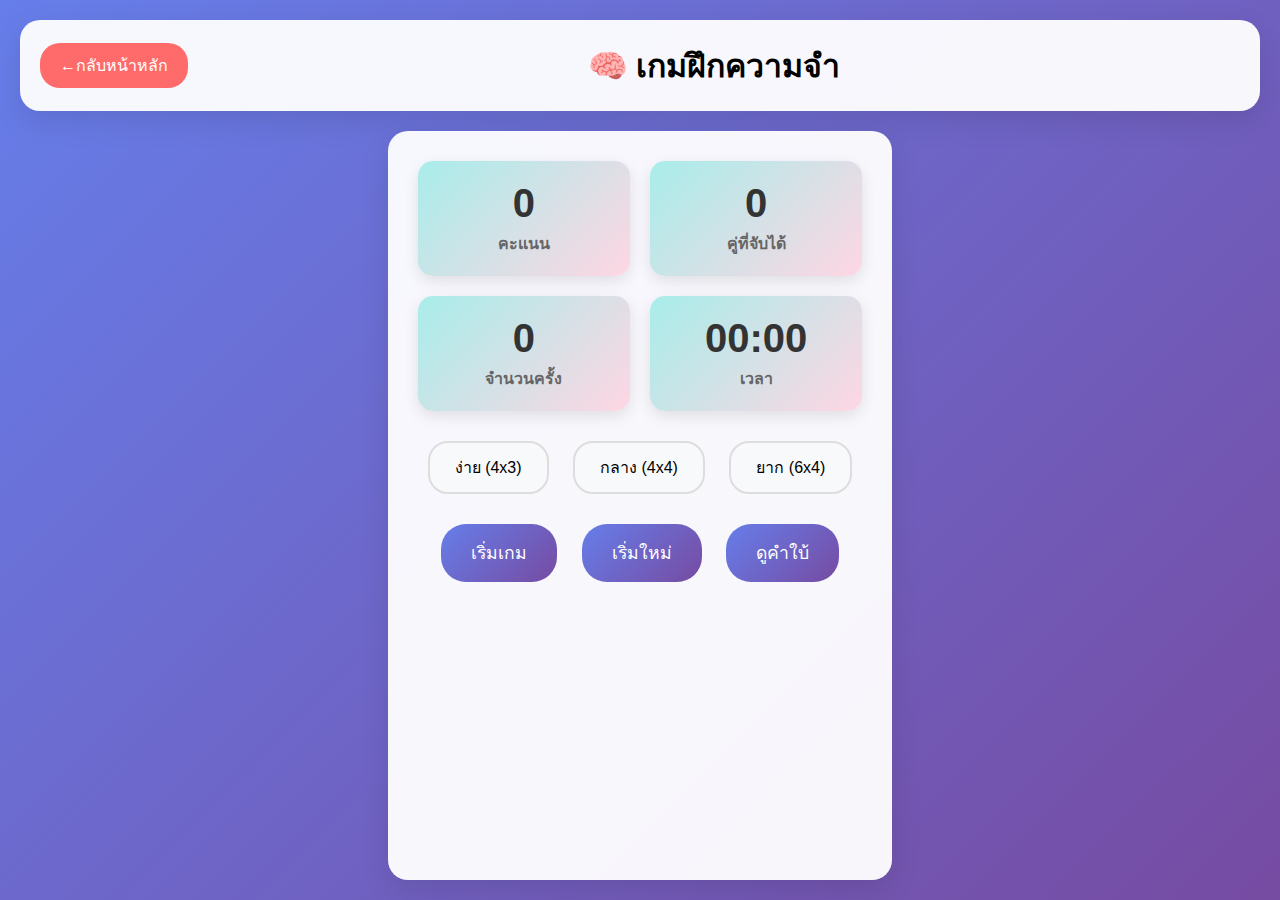
<file: memory.html>
<!DOCTYPE html>
<html lang="th">
<head>
    <meta charset="UTF-8">
    <meta name="viewport" content="width=device-width, initial-scale=1.0">
    <title>🧠 เกมฝึกความจำ - ADHD Support</title>
    <link rel="manifest" href="manifest.json" />
     </head>
    <style>
        * {
            margin: 0;
            padding: 0;
            box-sizing: border-box;
        }

        body {
            font-family: 'Arial', sans-serif;
            background: linear-gradient(135deg, #667eea 0%, #764ba2 100%);
            min-height: 100vh;
            padding: 20px;
            display: flex;
            flex-direction: column;
        }

        .header {
            background: rgba(255, 255, 255, 0.95);
            padding: 20px;
            border-radius: 20px;
            margin-bottom: 20px;
            box-shadow: 0 10px 30px rgba(0, 0, 0, 0.1);
            display: flex;
            justify-content: space-between;
            align-items: center;
        }

        .back-btn {
            background: #ff6b6b;
            color: white;
            border: none;
            padding: 10px 20px;
            border-radius: 20px;
            cursor: pointer;
            font-size: 1em;
            transition: all 0.3s ease;
        }

        .back-btn:hover {
            background: #ff5252;
            transform: translateY(-2px);
        }

        .game-container {
            background: rgba(255, 255, 255, 0.95);
            padding: 30px;
            border-radius: 20px;
            box-shadow: 0 10px 30px rgba(0, 0, 0, 0.1);
            max-width: 800px;
            margin: 0 auto;
            flex: 1;
        }

        .game-stats {
            display: grid;
            grid-template-columns: repeat(auto-fit, minmax(150px, 1fr));
            gap: 20px;
            margin-bottom: 30px;
        }

        .stat-card {
            background: linear-gradient(135deg, #a8edea 0%, #fed6e3 100%);
            padding: 20px;
            border-radius: 15px;
            text-align: center;
            box-shadow: 0 5px 15px rgba(0, 0, 0, 0.1);
        }

        .stat-number {
            font-size: 2.5em;
            font-weight: bold;
            color: #333;
            margin-bottom: 5px;
        }

        .stat-label {
            color: #666;
            font-size: 1em;
            font-weight: bold;
        }

        .difficulty-selector {
            text-align: center;
            margin-bottom: 30px;
        }

        .difficulty-btn {
            background: #f8f9fa;
            border: 2px solid #ddd;
            padding: 12px 25px;
            margin: 0 10px;
            border-radius: 20px;
            cursor: pointer;
            font-size: 1em;
            transition: all 0.3s ease;
        }

        .difficulty-btn.active {
            background: linear-gradient(135deg, #667eea 0%, #764ba2 100%);
            color: white;
            border-color: #667eea;
        }

        .game-controls {
            text-align: center;
            margin-bottom: 30px;
        }

        .control-btn {
            background: linear-gradient(135deg, #667eea 0%, #764ba2 100%);
            color: white;
            border: none;
            padding: 15px 30px;
            margin: 0 10px;
            border-radius: 25px;
            font-size: 1.1em;
            cursor: pointer;
            transition: all 0.3s ease;
        }

        .control-btn:hover {
            transform: translateY(-2px);
            box-shadow: 0 10px 25px rgba(0, 0, 0, 0.2);
        }

        .control-btn:disabled {
            background: #ccc;
            cursor: not-allowed;
            transform: none;
        }

        .memory-board {
            display: grid;
            gap: 15px;
            max-width: 600px;
            margin: 0 auto;
            padding: 20px;
        }

        .memory-card {
            aspect-ratio: 1;
            background: linear-gradient(135deg, #ffeaa7 0%, #fab1a0 100%);
            border-radius: 15px;
            display: flex;
            align-items: center;
            justify-content: center;
            font-size: 2.5em;
            cursor: pointer;
            transition: all 0.3s ease;
            user-select: none;
            box-shadow: 0 5px 15px rgba(0, 0, 0, 0.1);
            position: relative;
            overflow: hidden;
        }

        .memory-card:hover {
            transform: scale(1.05);
            box-shadow: 0 10px 25px rgba(0, 0, 0, 0.2);
        }

        .memory-card.flipped {
            background: linear-gradient(135deg, #a8edea 0%, #fed6e3 100%);
            transform: rotateY(180deg);
        }

        .memory-card.matched {
            background: linear-gradient(135deg, #d4edda 0%, #c3e6cb 100%);
            animation: pulse 0.6s ease-in-out;
            cursor: default;
        }

        .memory-card.wrong {
            background: linear-gradient(135deg, #f8d7da 0%, #f5c6cb 100%);
            animation: shake 0.5s ease-in-out;
        }

        @keyframes pulse {
            0% { transform: scale(1); }
            50% { transform: scale(1.1); }
            100% { transform: scale(1); }
        }

        @keyframes shake {
            0%, 100% { transform: translateX(0); }
            25% { transform: translateX(-5px); }
            75% { transform: translateX(5px); }
        }

        .game-message {
            text-align: center;
            font-size: 1.2em;
            margin: 20px 0;
            padding: 15px;
            border-radius: 10px;
            font-weight: bold;
        }

        .message-success {
            background: #d4edda;
            color: #155724;
            border: 1px solid #c3e6cb;
        }

        .message-info {
            background: #d1ecf1;
            color: #0c5460;
            border: 1px solid #bee5eb;
        }

        .timer {
            font-size: 1.5em;
            font-weight: bold;
            color: #667eea;
            text-align: center;
            margin-bottom: 20px;
        }

        .celebration {
            position: fixed;
            top: 50%;
            left: 50%;
            transform: translate(-50%, -50%);
            font-size: 5em;
            animation: celebrate 2s ease-in-out;
            pointer-events: none;
            z-index: 1000;
        }

        @keyframes celebrate {
            0% { transform: translate(-50%, -50%) scale(0); opacity: 0; }
            50% { transform: translate(-50%, -50%) scale(1.2); opacity: 1; }
            100% { transform: translate(-50%, -50%) scale(1); opacity: 0; }
        }

        @media (max-width: 768px) {
            .game-stats {
                grid-template-columns: repeat(2, 1fr);
            }
            
            .difficulty-btn, .control-btn {
                display: block;
                margin: 10px auto;
            }
            
            .memory-card {
                font-size: 2em;
            }
        }
    </style>
</head>
<body>
    <div class="header">
   
    <button class="back-btn" onclick="handleBackButtonClick()">
    <span>←</span><span>กลับหน้าหลัก</span>
</button>
    <h1 class="page-title">🧠 เกมฝึกความจำ</h1>
    <div></div>
    
</div>

    <div class="game-container">
        <div class="game-stats">
            <div class="stat-card">
                <div class="stat-number" id="score">0</div>
                <div class="stat-label">คะแนน</div>
            </div>
            <div class="stat-card">
                <div class="stat-number" id="matches">0</div>
                <div class="stat-label">คู่ที่จับได้</div>
            </div>
            <div class="stat-card">
                <div class="stat-number" id="moves">0</div>
                <div class="stat-label">จำนวนครั้ง</div>
            </div>
            <div class="stat-card">
                <div class="stat-number" id="timer">00:00</div>
                <div class="stat-label">เวลา</div>
            </div>
        </div>

        <div class="difficulty-selector">
            <button class="difficulty-btn active" onclick="setDifficulty('easy')">ง่าย (4x3)</button>
            <button class="difficulty-btn" onclick="setDifficulty('medium')">กลาง (4x4)</button>
            <button class="difficulty-btn" onclick="setDifficulty('hard')">ยาก (6x4)</button>
        </div>

        <div class="game-controls">
            <button class="control-btn" onclick="startGame()">เริ่มเกม</button>
            <button class="control-btn" onclick="resetGame()">เริ่มใหม่</button>
            <button class="control-btn" onclick="showHint()" id="hintBtn">ดูคำใบ้</button>
        </div>

        <div id="gameMessage" class="game-message" style="display: none;"></div>

        <div class="memory-board" id="gameBoard"></div>
    </div>

    <script>
        let gameState = {
            cards: [],
            flippedCards: [],
            matches: 0,
            moves: 0,
            score: 0,
            timer: 0,
            timerInterval: null,
            gameStarted: false,
            difficulty: 'easy'
        };

        const difficulties = {
            easy: { rows: 3, cols: 4, pairs: 6 },
            medium: { rows: 4, cols: 4, pairs: 8 },
            hard: { rows: 4, cols: 6, pairs: 12 }
        };

        const emojis = ['🐶', '🐱', '🐰', '🐸', '🐨', '🐼', '🦄', '🐙', '🦋', '🐝', '🐢', '🐧', '🦁', '🐯', '🐻', '🐼', '🦊', '🐺', '🐹', '🐭', '🐳', '🐋', '🦈', '🐠'];

        function setDifficulty(level) {
            gameState.difficulty = level;
            document.querySelectorAll('.difficulty-btn').forEach(btn => btn.classList.remove('active'));
            event.target.classList.add('active');
            
            const config = difficulties[level];
            const board = document.getElementById('gameBoard');
            board.style.gridTemplateColumns = `repeat(${config.cols}, 1fr)`;
            board.style.gridTemplateRows = `repeat(${config.rows}, 1fr)`;
            
            resetGame();
        }

        function createCards() {
            const config = difficulties[gameState.difficulty];
            const selectedEmojis = emojis.slice(0, config.pairs);
            const cardPairs = [...selectedEmojis, ...selectedEmojis];
            
            // Shuffle cards
            for (let i = cardPairs.length - 1; i > 0; i--) {
                const j = Math.floor(Math.random() * (i + 1));
                [cardPairs[i], cardPairs[j]] = [cardPairs[j], cardPairs[i]];
            }
            
            return cardPairs.map((emoji, index) => ({
                id: index,
                emoji: emoji,
                flipped: false,
                matched: false
            }));
        }

        function renderBoard() {
            const board = document.getElementById('gameBoard');
            board.innerHTML = '';
            
            gameState.cards.forEach(card => {
                const cardElement = document.createElement('div');
                cardElement.className = 'memory-card';
                cardElement.dataset.id = card.id;
                
                if (card.flipped || card.matched) {
                    cardElement.textContent = card.emoji;
                    cardElement.classList.add('flipped');
                }
                
                if (card.matched) {
                    cardElement.classList.add('matched');
                }
                
                cardElement.addEventListener('click', () => flipCard(card.id));
                board.appendChild(cardElement);
            });
        }

        function flipCard(cardId) {
            if (!gameState.gameStarted) return;
            
            const card = gameState.cards.find(c => c.id === cardId);
            if (card.flipped || card.matched || gameState.flippedCards.length >= 2) return;
            
            card.flipped = true;
            gameState.flippedCards.push(card);
            
            renderBoard();
            
            if (gameState.flippedCards.length === 2) {
                gameState.moves++;
                updateStats();
                
                setTimeout(() => {
                    checkMatch();
                }, 1000);
            }
        }

        function checkMatch() {
            const [card1, card2] = gameState.flippedCards;
            
            if (card1.emoji === card2.emoji) {
                // Match found
                card1.matched = true;
                card2.matched = true;
                gameState.matches++;
                gameState.score += 100;
                
                showMessage('เยี่ยม! จับคู่ได้! 🎉', 'success');
                
                // Check if game is complete
                if (gameState.matches === difficulties[gameState.difficulty].pairs) {
                    endGame();
                }
            } else {
                // No match
                card1.flipped = false;
                card2.flipped = false;
                gameState.score = Math.max(0, gameState.score - 10);
                
                // Add wrong animation
                const elements = document.querySelectorAll(`[data-id="${card1.id}"], [data-id="${card2.id}"]`);
                elements.forEach(el => {
                    el.classList.add('wrong');
                    setTimeout(() => el.classList.remove('wrong'), 500);
                });
            }
            
            gameState.flippedCards = [];
            updateStats();
            renderBoard();
        }

        function startGame() {
            gameState.cards = createCards();
            gameState.flippedCards = [];
            gameState.matches = 0;
            gameState.moves = 0;
            gameState.score = 0;
            gameState.timer = 0;
            gameState.gameStarted = true;
            
            // Start timer
            gameState.timerInterval = setInterval(() => {
                gameState.timer++;
                updateStats();
            }, 1000);
            
            renderBoard();
            updateStats();
            showMessage('เกมเริ่มแล้ว! จับคู่การ์ดให้ครบทุกคู่ 🎮', 'info');
        }

        function resetGame() {
            clearInterval(gameState.timerInterval);
            gameState.gameStarted = false;
            gameState.cards = [];
            gameState.flippedCards = [];
            gameState.matches = 0;
            gameState.moves = 0;
            gameState.score = 0;
            gameState.timer = 0;
            
            document.getElementById('gameBoard').innerHTML = '';
            updateStats();
            hideMessage();
        }

        function endGame() {
            clearInterval(gameState.timerInterval);
            gameState.gameStarted = false;
            
            const minutes = Math.floor(gameState.timer / 60);
            const seconds = gameState.timer % 60;
            
            showMessage(`🎉 ยินดีด้วย! เกมจบแล้ว!<br>
                เวลา: ${minutes.toString().padStart(2, '0')}:${seconds.toString().padStart(2, '0')}<br>
                คะแนน: ${gameState.score}`, 'success');
            
            // Show celebration
            const celebration = document.createElement('div');
            celebration.className = 'celebration';
            celebration.textContent = '🎉';
            document.body.appendChild(celebration);
            
            setTimeout(() => {
                document.body.removeChild(celebration);
            }, 2000);
        }

        function showHint() {
            if (!gameState.gameStarted || gameState.flippedCards.length > 0) return;
            
            // Show all cards briefly
            const unmatched = gameState.cards.filter(card => !card.matched);
            unmatched.forEach(card => {
                card.flipped = true;
            });
            
            renderBoard();
            gameState.score = Math.max(0, gameState.score - 50);
            updateStats();
            
            setTimeout(() => {
                unmatched.forEach(card => {
                    card.flipped = false;
                });
                renderBoard();
            }, 2000);
        }

        function updateStats() {
            document.getElementById('score').textContent = gameState.score;
            document.getElementById('matches').textContent = gameState.matches;
            document.getElementById('moves').textContent = gameState.moves;
            
            const minutes = Math.floor(gameState.timer / 60);
            const seconds = gameState.timer % 60;
            document.getElementById('timer').textContent = 
                `${minutes.toString().padStart(2, '0')}:${seconds.toString().padStart(2, '0')}`;
        }

        function showMessage(text, type) {
            const messageEl = document.getElementById('gameMessage');
            messageEl.innerHTML = text;
            messageEl.className = `game-message message-${type}`;
            messageEl.style.display = 'block';
            
            setTimeout(() => {
                hideMessage();
            }, 3000);
        }

        function hideMessage() {
            document.getElementById('gameMessage').style.display = 'none';
        }

        function goBack() {
            window.history.back();
        }

        // Initialize
        setDifficulty('easy');

        function handleBackButtonClick() {
        window.history.back();
    }
        
    function handleBackButtonClick() {
    // ถ้า activity.html อยู่โฟลเดอร์เดียวกับหน้านี้
        window.location.href = 'activity.html';

    // ถ้าไฟล์ไม่อยู่โฟลเดอร์เดียว ให้ปรับ path เช่น:
    // window.location.href = '../activity.html';
        }
    </script>
</body>
</html>
</file>
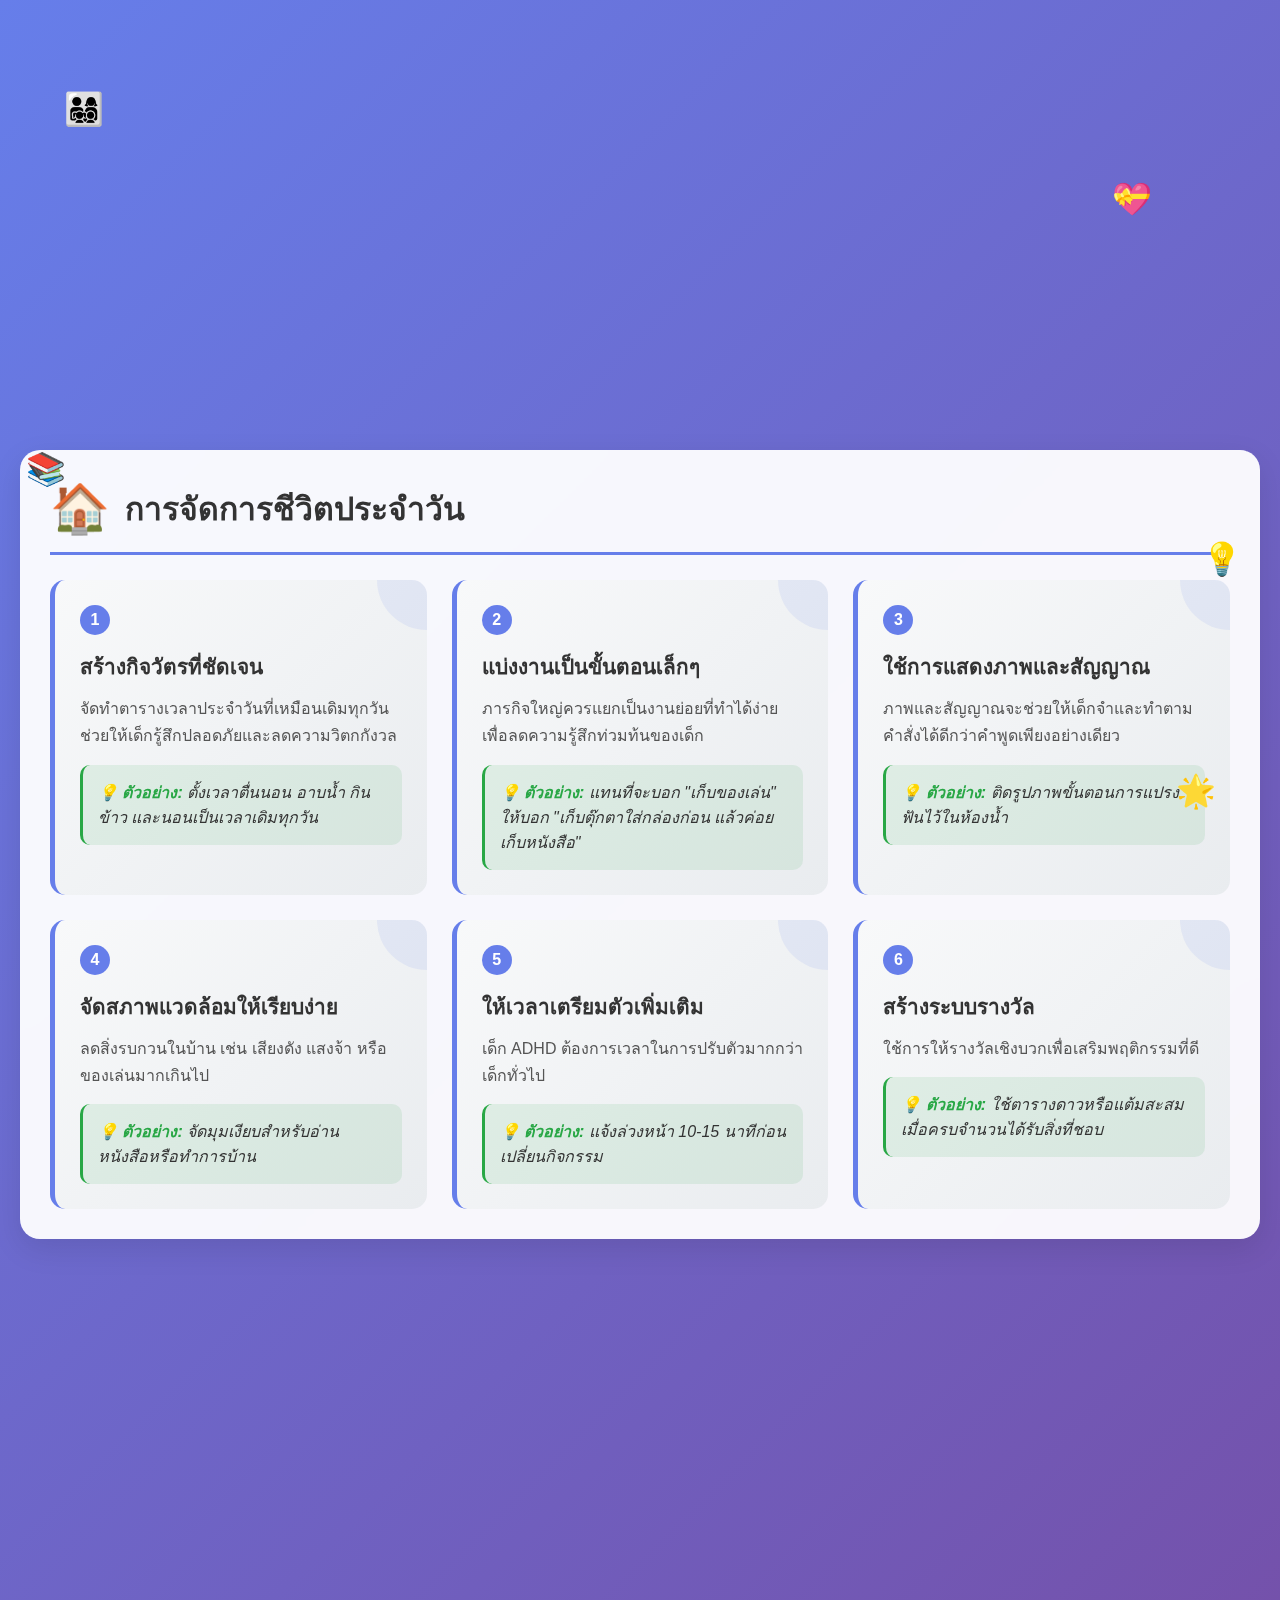
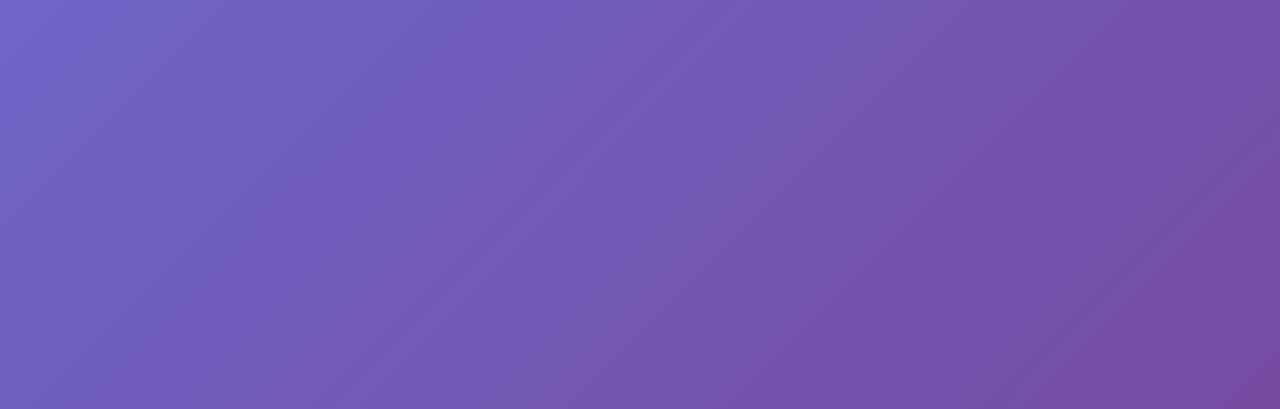
<file: parent-tips.html>
<!DOCTYPE html>
<html lang="th">
<head>
    <meta charset="UTF-8">
    <meta name="viewport" content="width=device-width, initial-scale=1.0">
    <title>ADHD Support - เคล็ดลับสำหรับผู้ปกครอง</title>
    <link rel="manifest" href="manifest.json" />
    <style>
        * {
            margin: 0;
            padding: 0;
            box-sizing: border-box;
        }

        body {
            font-family: 'Arial', sans-serif;
            background: linear-gradient(135deg, #667eea 0%, #764ba2 100%);
            min-height: 100vh;
            padding: 20px;
            overflow-x: hidden;
        }

        /* Floating Elements */
        .floating-element {
            position: fixed;
            pointer-events: none;
            font-size: 2em;
            animation: float 6s ease-in-out infinite;
            z-index: 1;
        }

        @keyframes float {
            0%, 100% { transform: translateY(0px) rotate(0deg); }
            50% { transform: translateY(-20px) rotate(180deg); }
        }

        @keyframes fadeIn {
            from { opacity: 0; transform: translateY(20px); }
            to { opacity: 1; transform: translateY(0); }
        }

        .fade-in {
            animation: fadeIn 0.5s ease-in;
        }

        /* Header */
        .header {
            background: rgba(255, 255, 255, 0.95);
            padding: 20px;
            border-radius: 20px;
            margin-bottom: 30px;
            box-shadow: 0 10px 30px rgba(0, 0, 0, 0.1);
            display: flex;
            justify-content: space-between;
            align-items: center;
            backdrop-filter: blur(10px);
        }

        .header-left {
            display: flex;
            align-items: center;
            gap: 20px;
        }

        .logo {
            font-size: 2.5em;
            animation: pulse 2s infinite;
        }

        @keyframes pulse {
            0% { transform: scale(1); }
            50% { transform: scale(1.05); }
            100% { transform: scale(1); }
        }

        .site-title {
            font-size: 1.8em;
            font-weight: bold;
            color: #333;
            text-shadow: 2px 2px 4px rgba(0,0,0,0.1);
        }

        .back-btn {
            background: #28a745;
            color: white;
            border: none;
            padding: 12px 25px;
            border-radius: 20px;
            cursor: pointer;
            font-size: 1em;
            text-decoration: none;
            transition: all 0.3s ease;
            box-shadow: 0 3px 10px rgba(40, 167, 69, 0.3);
            display: flex;
            align-items: center;
            gap: 8px;
        }

        .back-btn:hover {
            background: #218838;
            transform: translateY(-2px);
            box-shadow: 0 5px 15px rgba(40, 167, 69, 0.4);
        }

        /* Page Title */
        .page-title {
            background: rgba(255, 255, 255, 0.95);
            padding: 30px;
            border-radius: 20px;
            margin-bottom: 30px;
            box-shadow: 0 10px 30px rgba(0, 0, 0, 0.1);
            text-align: center;
            backdrop-filter: blur(10px);
        }

        .page-title h1 {
            font-size: 2.5em;
            color: #333;
            margin-bottom: 10px;
            display: flex;
            align-items: center;
            justify-content: center;
            gap: 15px;
        }

        .page-title p {
            color: #666;
            font-size: 1.1em;
            line-height: 1.6;
            max-width: 800px;
            margin: 0 auto;
        }

        /* Tips Categories */
        .categories-nav {
            background: rgba(255, 255, 255, 0.95);
            padding: 20px;
            border-radius: 20px;
            margin-bottom: 30px;
            box-shadow: 0 10px 30px rgba(0, 0, 0, 0.1);
            backdrop-filter: blur(10px);
        }

        .category-buttons {
            display: flex;
            flex-wrap: wrap;
            gap: 15px;
            justify-content: center;
        }

        .category-btn {
            background: linear-gradient(135deg, #667eea 0%, #764ba2 100%);
            color: white;
            border: none;
            padding: 12px 25px;
            border-radius: 25px;
            cursor: pointer;
            font-size: 1em;
            transition: all 0.3s ease;
            box-shadow: 0 3px 10px rgba(102, 126, 234, 0.3);
        }

        .category-btn:hover {
            transform: translateY(-2px);
            box-shadow: 0 5px 15px rgba(102, 126, 234, 0.4);
        }

        .category-btn.active {
            background: linear-gradient(135deg, #28a745 0%, #20c997 100%);
        }

        /* Tips Container */
        .tips-container {
            display: grid;
            gap: 30px;
        }

        .tip-category {
            background: rgba(255, 255, 255, 0.95);
            padding: 30px;
            border-radius: 20px;
            box-shadow: 0 10px 30px rgba(0, 0, 0, 0.1);
            backdrop-filter: blur(10px);
            display: none;
            opacity: 0;
            transform: translateY(20px);
            transition: all 0.5s ease;
        }

        .tip-category.active {
            display: block;
            opacity: 1;
            transform: translateY(0);
        }

        .category-header {
            display: flex;
            align-items: center;
            gap: 15px;
            margin-bottom: 25px;
            padding-bottom: 15px;
            border-bottom: 3px solid #667eea;
        }

        .category-icon {
            font-size: 3em;
            animation: bounce 2s infinite;
        }

        @keyframes bounce {
            0%, 20%, 50%, 80%, 100% { transform: translateY(0); }
            40% { transform: translateY(-10px); }
            60% { transform: translateY(-5px); }
        }

        .category-title {
            font-size: 2em;
            color: #333;
            font-weight: bold;
        }

        .tips-grid {
            display: grid;
            grid-template-columns: repeat(auto-fit, minmax(350px, 1fr));
            gap: 25px;
        }

        .tip-card {
            background: linear-gradient(135deg, #f8f9fa 0%, #e9ecef 100%);
            padding: 25px;
            border-radius: 15px;
            border-left: 5px solid #667eea;
            transition: all 0.3s ease;
            position: relative;
            overflow: hidden;
        }

        .tip-card:hover {
            transform: translateX(5px);
            box-shadow: 0 5px 20px rgba(0, 0, 0, 0.1);
        }

        .tip-card::before {
            content: '';
            position: absolute;
            top: 0;
            right: 0;
            width: 50px;
            height: 50px;
            background: rgba(102, 126, 234, 0.1);
            border-radius: 0 0 0 100%;
            transition: all 0.3s ease;
        }

        .tip-card:hover::before {
            width: 100px;
            height: 100px;
        }

        .tip-number {
            background: #667eea;
            color: white;
            width: 30px;
            height: 30px;
            border-radius: 50%;
            display: flex;
            align-items: center;
            justify-content: center;
            font-weight: bold;
            margin-bottom: 15px;
        }

        .tip-title {
            font-size: 1.3em;
            font-weight: bold;
            color: #333;
            margin-bottom: 12px;
        }

        .tip-content {
            color: #555;
            line-height: 1.7;
            font-size: 1em;
            margin-bottom: 15px;
        }

        .tip-example {
            background: rgba(40, 167, 69, 0.1);
            padding: 15px;
            border-radius: 10px;
            border-left: 3px solid #28a745;
            font-style: italic;
            color: #333;
            margin-top: 10px;
        }

        .tip-example::before {
            content: "💡 ตัวอย่าง: ";
            font-weight: bold;
            color: #28a745;
        }

        /* Emergency Tips */
        .emergency-section {
            background: linear-gradient(135deg, #ff6b6b 0%, #ee5a52 100%);
            color: white;
            padding: 30px;
            border-radius: 20px;
            margin-top: 30px;
            box-shadow: 0 10px 30px rgba(255, 107, 107, 0.3);
        }

        .emergency-header {
            display: flex;
            align-items: center;
            gap: 15px;
            margin-bottom: 20px;
        }

        .emergency-title {
            font-size: 1.8em;
            font-weight: bold;
        }

        .emergency-content {
            display: grid;
            grid-template-columns: repeat(auto-fit, minmax(300px, 1fr));
            gap: 20px;
        }

        .emergency-tip {
            background: rgba(255, 255, 255, 0.2);
            padding: 20px;
            border-radius: 15px;
            backdrop-filter: blur(10px);
        }

        .emergency-tip h4 {
            font-size: 1.2em;
            margin-bottom: 10px;
            display: flex;
            align-items: center;
            gap: 8px;
        }

        /* Resource Links */
        .resources-section {
            background: rgba(255, 255, 255, 0.95);
            padding: 30px;
            border-radius: 20px;
            margin-top: 30px;
            box-shadow: 0 10px 30px rgba(0, 0, 0, 0.1);
            backdrop-filter: blur(10px);
        }

        .resources-title {
            font-size: 1.8em;
            color: #333;
            margin-bottom: 20px;
            text-align: center;
            display: flex;
            align-items: center;
            justify-content: center;
            gap: 10px;
        }

        .resources-grid {
            display: grid;
            grid-template-columns: repeat(auto-fit, minmax(250px, 1fr));
            gap: 20px;
        }

        .resource-item {
            background: linear-gradient(135deg, #a8edea 0%, #fed6e3 100%);
            padding: 20px;
            border-radius: 15px;
            text-align: center;
            transition: all 0.3s ease;
            cursor: pointer;
        }

        .resource-item:hover {
            transform: translateY(-5px);
            box-shadow: 0 8px 25px rgba(0, 0, 0, 0.15);
        }

        .resource-icon {
            font-size: 2.5em;
            margin-bottom: 10px;
        }

        .resource-title {
            font-size: 1.2em;
            font-weight: bold;
            color: #333;
            margin-bottom: 8px;
        }

        .resource-desc {
            color: #555;
            font-size: 0.9em;
        }

        /* Responsive Design */
        @media (max-width: 768px) {
            .header {
                flex-direction: column;
                gap: 15px;
            }

            .header-left {
                flex-direction: column;
                text-align: center;
            }

            .site-title {
                font-size: 1.5em;
            }

            .page-title h1 {
                font-size: 2em;
                flex-direction: column;
            }

            .category-buttons {
                flex-direction: column;
                align-items: center;
            }

            .category-btn {
                width: 100%;
                max-width: 300px;
            }

            .tips-grid {
                grid-template-columns: 1fr;
            }

            .resources-grid {
                grid-template-columns: repeat(2, 1fr);
            }

            .emergency-content {
                grid-template-columns: 1fr;
            }

            body {
                padding: 10px;
            }
        }

        /* Loading Animation */
        .loading {
            opacity: 0;
            animation: fadeInUp 0.6s ease-out forwards;
        }

        @keyframes fadeInUp {
            from {
                opacity: 0; 
                transform: translateY(30px);
            }
            to {
                opacity: 1;
                transform: translateY(0);
            }
        }
    </style>
</head>
<body>
    <!-- Floating Elements -->
    <div class="floating-element" style="top: 10%; left: 5%;">👨‍👩‍👧‍👦</div>
    <div class="floating-element" style="top: 20%; right: 10%; animation-delay: -2s;">💝</div>
    <div class="floating-element" style="bottom: 10%; right: 5%; animation-delay: -1s;">🌟</div>
    <div class="floating-element" style="top: 50%; left: 2%; animation-delay: -3s;">📚</div>
    <div class="floating-element" style="top: 60%; right: 3%; animation-delay: -5s;">💡</div>

    <!-- Header -->
    <div class="header loading">
        <div class="header-left">
            <div class="logo">👨‍👩‍👧‍👦</div>
            <div class="site-title">เคล็ดลับสำหรับผู้ปกครอง</div>
        </div>
        <a href="activity.html" class="back-btn">
            <span>←</span>
            <span>กลับสู่หน้าหลัก</span>
        </a>
    </div>

    <!-- Page Title -->
    <div class="page-title loading" style="animation-delay: 0.2s;">
        <h1>
            <span>🧠</span>
            <span>คู่มือผู้ปกครองเด็ก ADHD</span>
            <span>💙</span>
        </h1>
        <p>แนวทางและเทคนิคในการสนับสนุนลูกน้อยให้พัฒนาเต็มศักยภาพ พร้อมสร้างสมดุลในครอบครัว</p>
    </div>

    <!-- Categories Navigation -->
    <div class="categories-nav loading" style="animation-delay: 0.4s;">
        <div class="category-buttons">
            <button class="category-btn active" onclick="showCategory('daily-life')">ชีวิตประจำวัน</button>
            <button class="category-btn" onclick="showCategory('learning')">การเรียนรู้</button>
            <button class="category-btn" onclick="showCategory('behavior')">พฤติกรรม</button>
            <button class="category-btn" onclick="showCategory('emotional')">อารมณ์</button>
            <button class="category-btn" onclick="showCategory('communication')">การสื่อสาร</button>
            <button class="category-btn" onclick="showCategory('school')">โรงเรียน</button>
        </div>
    </div>

    <!-- Tips Container -->
    <div class="tips-container">
        <!-- Daily Life Tips -->
        <div id="daily-life" class="tip-category active loading" style="animation-delay: 0.6s;">
            <div class="category-header">
                <span class="category-icon">🏠</span>
                <h2 class="category-title">การจัดการชีวิตประจำวัน</h2>
            </div>
            <div class="tips-grid">
                <div class="tip-card">
                    <div class="tip-number">1</div>
                    <h3 class="tip-title">สร้างกิจวัตรที่ชัดเจน</h3>
                    <p class="tip-content">จัดทำตารางเวลาประจำวันที่เหมือนเดิมทุกวัน ช่วยให้เด็กรู้สึกปลอดภัยและลดความวิตกกังวล</p>
                    <div class="tip-example">ตั้งเวลาตื่นนอน อาบน้ำ กินข้าว และนอนเป็นเวลาเดิมทุกวัน</div>
                </div>
                
                <div class="tip-card">
                    <div class="tip-number">2</div>
                    <h3 class="tip-title">แบ่งงานเป็นขั้นตอนเล็กๆ</h3>
                    <p class="tip-content">ภารกิจใหญ่ควรแยกเป็นงานย่อยที่ทำได้ง่าย เพื่อลดความรู้สึกท่วมท้นของเด็ก</p>
                    <div class="tip-example">แทนที่จะบอก "เก็บของเล่น" ให้บอก "เก็บตุ๊กตาใส่กล่องก่อน แล้วค่อยเก็บหนังสือ"</div>
                </div>
                
                <div class="tip-card">
                    <div class="tip-number">3</div>
                    <h3 class="tip-title">ใช้การแสดงภาพและสัญญาณ</h3>
                    <p class="tip-content">ภาพและสัญญาณจะช่วยให้เด็กจำและทำตามคำสั่งได้ดีกว่าคำพูดเพียงอย่างเดียว</p>
                    <div class="tip-example">ติดรูปภาพขั้นตอนการแปรงฟันไว้ในห้องน้ำ</div>
                </div>
                
                <div class="tip-card">
                    <div class="tip-number">4</div>
                    <h3 class="tip-title">จัดสภาพแวดล้อมให้เรียบง่าย</h3>
                    <p class="tip-content">ลดสิ่งรบกวนในบ้าน เช่น เสียงดัง แสงจ้า หรือของเล่นมากเกินไป</p>
                    <div class="tip-example">จัดมุมเงียบสำหรับอ่านหนังสือหรือทำการบ้าน</div>
                </div>
                
                <div class="tip-card">
                    <div class="tip-number">5</div>
                    <h3 class="tip-title">ให้เวลาเตรียมตัวเพิ่มเติม</h3>
                    <p class="tip-content">เด็ก ADHD ต้องการเวลาในการปรับตัวมากกว่าเด็กทั่วไป</p>
                    <div class="tip-example">แจ้งล่วงหน้า 10-15 นาทีก่อนเปลี่ยนกิจกรรม</div>
                </div>
                
                <div class="tip-card">
                    <div class="tip-number">6</div>
                    <h3 class="tip-title">สร้างระบบรางวัล</h3>
                    <p class="tip-content">ใช้การให้รางวัลเชิงบวกเพื่อเสริมพฤติกรรมที่ดี</p>
                    <div class="tip-example">ใช้ตารางดาวหรือแต้มสะสม เมื่อครบจำนวนได้รับสิ่งที่ชอบ</div>
                </div>
            </div>
        </div>

        <!-- Learning Tips -->
        <div id="learning" class="tip-category">
            <div class="category-header">
                <span class="category-icon">📚</span>
                <h2 class="category-title">ส่งเสริมการเรียนรู้</h2>
            </div>
            <div class="tips-grid">
                <div class="tip-card">
                    <div class="tip-number">1</div>
                    <h3 class="tip-title">แบ่งเวลาเรียนเป็นช่วงสั้นๆ</h3>
                    <p class="tip-content">เด็ก ADHD มีสมาธิสั้น ควรแบ่งเป็นช่วง 15-20 นาที แล้วพักสักครู่</p>
                    <div class="tip-example">ใช้นาฬิกาตั้งเวลา เรียน 15 นาที พัก 5 นาที</div>
                </div>
                
                <div class="tip-card">
                    <div class="tip-number">2</div>
                    <h3 class="tip-title">ใช้การเรียนรู้แบบลงมือทำ</h3>
                    <p class="tip-content">เด็ก ADHD เรียนรู้ได้ดีเมื่อได้ใช้ร่างกายและประสาทสัมผัส</p>
                    <div class="tip-example">เรียนคณิตศาสตร์โดยใช้ของจริง เช่น ลูกปัด หรือขนม</div>
                </div>
                
                <div class="tip-card">
                    <div class="tip-number">3</div>
                    <h3 class="tip-title">สร้างที่ทำการบ้านเฉพาะ</h3>
                    <p class="tip-content">จัดพื้นที่เรียนที่เงียบ ไม่มีสิ่งรบกวน และมีอุปกรณ์ครบครัน</p>
                    <div class="tip-example">โต๊ะเรียนหันหลังให้กับหน้าต่าง ไม่มีของเล่นบนโต๊ะ</div>
                </div>
                
                <div class="tip-card">
                    <div class="tip-number">4</div>
                    <h3 class="tip-title">ใช้เพลงและจังหวะ</h3>
                    <p class="tip-content">ดนตรีและจังหวะช่วยให้เด็กจำและเรียนรู้ได้ดีขึ้น</p>
                    <div class="tip-example">ท่องสูตรคูณหรือสะกดคำด้วยเพลง</div>
                </div>
                
                <div class="tip-card">
                    <div class="tip-number">5</div>
                    <h3 class="tip-title">ให้ความช่วยเหลือในการจดจำ</h3>
                    <p class="tip-content">ใช้เครื่องมือช่วยจำ เช่น สีสัน รูปภาพ หรือคำสั่งสั้นๆ</p>
                    <div class="tip-example">ไฮไลต์ข้อความสำคัญด้วยสีต่างๆ</div>
                </div>
                
                <div class="tip-card">
                    <div class="tip-number">6</div>
                    <h3 class="tip-title">ชื่นชมความพยายาม</h3>
                    <p class="tip-content">มุ่งเน้นที่ความพยายามมากกว่าผลลัพธ์ เพื่อสร้างแรงจูงใจ</p>
                    <div class="tip-example">"แม่เห็นว่าลูกตั้งใจทำการบ้านมาก" แทนที่จะว่า "ทำไมผิดเยอะ"</div>
                </div>
            </div>
        </div>

        <!-- Behavior Tips -->
        <div id="behavior" class="tip-category">
            <div class="category-header">
                <span class="category-icon">🎯</span>
                <h2 class="category-title">การจัดการพฤติกรรม</h2>
            </div>
            <div class="tips-grid">
                <div class="tip-card">
                    <div class="tip-number">1</div>
                    <h3 class="tip-title">ตั้งกฎที่ชัดเจนและสม่ำเสมอ</h3>
                    <p class="tip-content">กำหนดกฎง่ายๆ ไม่เยอะ และปฏิบัติอย่างสม่ำเสมอ</p>
                    <div class="tip-example">กฎบ้าน: 1.พูดด้วยเสียงเบา 2.เก็บของหลังใช้ 3.ช่วยงานบ้าน</div>
                </div>
                
                <div class="tip-card">
                    <div class="tip-number">2</div>
                    <h3 class="tip-title">ใช้การเสริมแรงเชิงบวก</h3>
                    <p class="tip-content">ให้ความสนใจและชื่นชมเมื่อเด็กทำพฤติกรรมที่ดี</p>
                    <div class="tip-example">เมื่อเด็กเก็บของเล่น ให้กอดและขอบคุณทันที</div>
                </div>
                
                <div class="tip-card">
                    <div class="tip-number">3</div>
                    <h3 class="tip-title">หลีกเลี่ยงการลงโทษทางกาย</h3>
                    <p class="tip-content">ใช้วิธีการลงโทษที่เหมาะสม เช่น การถูกจำกัดสิทธิบางอย่าง</p>
                    <div class="tip-example">หากเด็กไม่เก็บของเล่น ให้เก็บของเล่นนั้นไว้ 1 วัน</div>
                </div>
                
                <div class="tip-card">
                    <div class="tip-number">4</div>
                    <h3 class="tip-title">ช่วยเด็กระบายพลังงาน</h3>
                    <p class="tip-content">จัดกิจกรรมการออกกำลังกายหรือเคลื่อนไหวเป็นประจำ</p>
                    <div class="tip-example">วิ่งเล่น เต้นรำ หรือปั่นจักรยานก่อนทำการบ้าน</div>
                </div>
                
                <div class="tip-card">
                    <div class="tip-number">5</div>
                    <h3 class="tip-title">สอนทักษะการคิดก่อนทำ</h3>
                    <p class="tip-content">ฝึกให้เด็กหยุดคิดก่อนตัดสินใจหรือกระทำการใดๆ</p>
                    <div class="tip-example">สอนให้นับ 1-2-3 ก่อนตอบคำถาม</div>
                </div>
                
                <div class="tip-card">
                        <div class="tip-number">6</div>
                        <h3 class="tip-title">ใจเย็นและอดทน</h3>
                        <p class="tip-content">เด็กที่มีภาวะ ADHD ต้องการความเข้าใจและเวลามากกว่าปกติในการปรับพฤติกรรม</p>
                        <div class="tip-example">หากเด็กทำผิดซ้ำ ควรพูดคุยด้วยน้ำเสียงสงบ แทนที่จะตะโกน</div>
                    </div>
                </div>
            </div>
            <!-- Emotional Tips -->
        <div id="emotional" class="tip-category">
            <div class="category-header">
                <span class="category-icon">💖</span>
                <h2 class="category-title">การจัดการอารมณ์</h2>
            </div>
            <div class="tips-grid">
                <div class="tip-card">
                    <div class="tip-number">1</div>
                    <h3 class="tip-title">สอนให้รู้จักอารมณ์ตนเอง</h3>
                    <p class="tip-content">ช่วยเด็กให้ชื่อและระบุอารมณ์ที่กำลังรู้สึก เพื่อเข้าใจตนเองมากขึ้น</p>
                    <div class="tip-example">ใช้หน้าการ์ดอารมณ์ หรือถาม "ตอนนี้ลูกรู้สึกยังไง? โกรธ เศร้า หรือดีใจ?"</div>
                </div>
                
                <div class="tip-card">
                    <div class="tip-number">2</div>
                    <h3 class="tip-title">สอนเทคนิคการผ่อนคลาย</h3>
                    <p class="tip-content">ฝึกวิธีการสงบจิตใจเมื่ออารมณ์เสีย เช่น การหายใจลึกหรือนับเลข</p>
                    <div class="tip-example">สอนให้หายใจเข้า 4 จังหวะ กลั้น 4 จังหวะ หายใจออก 4 จังหวะ</div>
                </div>
                
                <div class="tip-card">
                    <div class="tip-number">3</div>
                    <h3 class="tip-title">สร้างมุมปลอบใจ</h3>
                    <p class="tip-content">จัดพื้นที่เงียบสงบที่เด็กสามารถไปสงบอารมณ์เมื่อรู้สึกหงุดหงิด</p>
                    <div class="tip-example">มุมโซฟาพร้อมหมอนนุ่ม ตุ๊กตา และหนังสือสำหรับผ่อนคลาย</div>
                </div>
                
                <div class="tip-card">
                    <div class="tip-number">4</div>
                    <h3 class="tip-title">ใช้การฟังเป็นหลัก</h3>
                    <p class="tip-content">ให้ความสนใจและรับฟังความรู้สึกของเด็ก โดยไม่รีบตัดสินหรือแก้ไข</p>
                    <div class="tip-example">"แม่เข้าใจที่ลูกโกรธ เล่าให้แม่ฟังหน่อยว่าเกิดอะไรขึ้น"</div>
                </div>
                
                <div class="tip-card">
                    <div class="tip-number">5</div>
                    <h3 class="tip-title">ตั้งขอบเขตอย่างใจเย็น</h3>
                    <p class="tip-content">เมื่อเด็กมีอารมณ์รุนแรง ยังคงรักษากฎและขอบเขตแต่ด้วยวิธีที่อ่อนโยน</p>
                    <div class="tip-example">"แม่เข้าใจที่ลูกโกรธ แต่ลูกต้องไม่ทำร้ายใคร มาหาวิธีอื่นกันดีกว่า"</div>
                </div>
                
                <div class="tip-card">
                    <div class="tip-number">6</div>
                    <h3 class="tip-title">สร้างความมั่นใจในตนเอง</h3>
                    <p class="tip-content">มองหาจุดเด่นของเด็กและชื่นชมเป็นประจำ เพื่อสร้างภาพลักษณ์ที่ดีต่อตนเอง</p>
                    <div class="tip-example">"ลูกวาดรูปสวยมาก มีจินตนาการดีจริงๆ"</div>
                </div>
            </div>
        </div>

        <!-- Communication Tips -->
        <div id="communication" class="tip-category">
            <div class="category-header">
                <span class="category-icon">💬</span>
                <h2 class="category-title">การสื่อสารที่มีประสิทธิภาพ</h2>
            </div>
            <div class="tips-grid">
                <div class="tip-card">
                    <div class="tip-number">1</div>
                    <h3 class="tip-title">พูดคำสั่งให้ชัดเจนและสั้น</h3>
                    <p class="tip-content">ใช้ประโยคสั้นๆ ชัดเจน หลีกเลี่ยงการให้คำสั่งหลายอย่างในครั้งเดียว</p>
                    <div class="tip-example">"ไปแปรงฟัน" แทนที่จะพูดว่า "ไปแปรงฟัน แล้วล้างหน้า เปลี่ยนเสื้อผ้า และมานั่งกินข้าว"</div>
                </div>
                
                <div class="tip-card">
                    <div class="tip-number">2</div>
                    <h3 class="tip-title">ใช้น้ำเสียงสงบและใจเย็น</h3>
                    <p class="tip-content">การพูดด้วยเสียงเบาและอารมณ์ดีจะช่วยให้เด็กรู้สึกปลอดภัยและเชื่อฟัง</p>
                    <div class="tip-example">แทนที่จะตะโกน ให้นั่งลงพูดใกล้ๆ เด็กด้วยน้ำเสียงเบา</div>
                </div>
                
                <div class="tip-card">
                    <div class="tip-number">3</div>
                    <h3 class="tip-title">ให้สบตาขณะพูด</h3>
                    <p class="tip-content">ขอให้เด็กมองหน้าเมื่อพูดคุย เพื่อให้มั่นใจว่าเด็กกำลังตั้งใจฟัง</p>
                    <div class="tip-example">"ลูก มองหน้าแม่หน่อย แม่จะบอกอะไรสำคัญ"</div>
                </div>
                
                <div class="tip-card">
                    <div class="tip-number">4</div>
                    <h3 class="tip-title">ใช้คำถามเปิด</h3>
                    <p class="tip-content">ถามคำถามที่ให้เด็กได้อธิบาย แทนการถามแบบใช่/ไม่ใช่</p>
                    <div class="tip-example">"วันนี้ที่โรงเรียนเป็นยังไงบ้าง?" แทนที่จะถามว่า "วันนี้สนุกมั้ย?"</div>
                </div>
                
                <div class="tip-card">
                    <div class="tip-number">5</div>
                    <h3 class="tip-title">ยืนยันความเข้าใจ</h3>
                    <p class="tip-content">ขอให้เด็กทบทวนสิ่งที่เพิ่งได้ยิน เพื่อให้แน่ใจว่าเข้าใจตรงกัน</p>
                    <div class="tip-example">"ลูกช่วยบอกแม่หน่อยว่า ลูกต้องทำอะไรบ้างก่อนออกไปเล่น"</div>
                </div>
                
                <div class="tip-card">
                    <div class="tip-number">6</div>
                    <h3 class="tip-title">ให้เวลาในการตอบ</h3>
                    <p class="tip-content">อย่ารีบร้อน ให้เวลาเด็กประมวลผลและคิดคำตอบ</p>
                    <div class="tip-example">หลังจากถามคำถาม ให้รอ 5-10 วินาทีก่อนถามซ้ำ</div>
                </div>
            </div>
        </div>

        <!-- School Tips -->
        <div id="school" class="tip-category">
            <div class="category-header">
                <span class="category-icon">🏫</span>
                <h2 class="category-title">การทำงานร่วมกับโรงเรียน</h2>
            </div>
            <div class="tips-grid">
                <div class="tip-card">
                    <div class="tip-number">1</div>
                    <h3 class="tip-title">สื่อสารกับครูอย่างสม่ำเสมอ</h3>
                    <p class="tip-content">สร้างความสัมพันธ์ที่ดีกับครูและแจ้งให้ทราบเกี่ยวกับภาวะของลูก</p>
                    <div class="tip-example">แชร์เทคนิคที่ได้ผลดีที่บ้านให้ครูลองนำไปใช้ในชั้นเรียน</div>
                </div>
                
                <div class="tip-card">
                    <div class="tip-number">2</div>
                    <h3 class="tip-title">จัดทำแผนการศึกษาเฉพาะบุคคล</h3>
                    <p class="tip-content">ร่วมมือกับโรงเรียนในการวางแผนการเรียนรู้ที่เหมาะสมกับลูก</p>
                    <div class="tip-example">ขอเวลาสอบเพิ่ม หรือให้นั่งในตำแหน่งที่เหมาะสมในชั้นเรียน</div>
                </div>
                
                <div class="tip-card">
                    <div class="tip-number">3</div>
                    <h3 class="tip-title">ติดตามการบ้านอย่างใกล้ชิด</h3>
                    <p class="tip-content">ช่วยลูกจัดระเบียบการบ้านและตรวจสอบความครบถ้วน</p>
                    <div class="tip-example">ใช้สมุดบันทึกการบ้าน หรือแอปในโทรศัพท์เพื่อติดตาม</div>
                </div>
                
                <div class="tip-card">
                    <div class="tip-number">4</div>
                    <h3 class="tip-title">สร้างแรงจูงใจในการเรียน</h3>
                    <p class="tip-content">หาวิธีทำให้การเรียนสนุกและเชื่อมโยงกับสิ่งที่ลูกสนใจ</p>
                    <div class="tip-example">หากลูกชอบไดโนเสาร์ ใช้ไดโนเสาร์เป็นตัวอย่างในการเรียนคณิตหรือวิทย์</div>
                </div>
                
                <div class="tip-card">
                    <div class="tip-number">5</div>
                    <h3 class="tip-title">สนับสนุนกิจกรรมพิเศษ</h3>
                    <p class="tip-content">ส่งเสริมให้ลูกเข้าร่วมกิจกรรมที่สามารถใช้พลังงานและความสามารถพิเศษ</p>
                    <div class="tip-example">กีฬา ดนตรี ศิลปะ หรือชมรมที่ตรงกับความถนัดของลูก</div>
                </div>
                
                <div class="tip-card">
                    <div class="tip-number">6</div>
                    <h3 class="tip-title">เตรียมพร้อมสำหรับการเปลี่ยนแปลง</h3>
                    <p class="tip-content">ช่วยลูกปรับตัวกับการเปลี่ยนแปลงต่างๆ ในโรงเรียน</p>
                    <div class="tip-example">เยี่ยมชมโรงเรียนใหม่ก่อนเปิดเทอม หรือพบครูใหม่ล่วงหน้า</div>
                </div>
            </div>
        </div>
    </div>

    <!-- Emergency Tips Section -->
    <div class="emergency-section loading" style="animation-delay: 0.8s;">
        <div class="emergency-header">
            <span style="font-size: 2em;">🚨</span>
            <h3 class="emergency-title">เมื่อเกิดสถานการณ์ฉุกเฉิน</h3>
        </div>
        <div class="emergency-content">
            <div class="emergency-tip">
                <h4><span>😤</span> เมื่อลูกโกรธจัด</h4>
                <p>อยู่ใกล้ๆ แต่ให้พื้นที่ พูดเบาๆ ว่า "แม่อยู่ตรงนี้ เมื่อไหร่ลูกพร้อมจะคุยกันได้"</p>
            </div>
            <div class="emergency-tip">
                <h4><span>😢</span> เมื่อลูกเศร้ามาก</h4>
                <p>กอดและบอกว่ารัก ไม่ต้องรีบแก้ปัญหา ให้ความอบอุ่นก่อน</p>
            </div>
            <div class="emergency-tip">
                <h4><span>😰</span> เมื่อลูกวิตกกังวล</h4>
                <p>ใช้เทคนิคการหายใจ 4-4-4 และบอกว่า "เราจะแก้ปัญหาไปด้วยกัน"</p>
            </div>
            <div class="emergency-tip">
                <h4><span>🤯</span> เมื่อลูกครื้นขนาดหยุดไม่ได้</h4>
                <p>รักษาความปลอดภัย ไม่พูดมาก รอให้สงบก่อน แล้วค่อยปลอบใจ</p>
            </div>
        </div>
    </div>

    <!-- Resources Section -->
    <div class="resources-section loading" style="animation-delay: 1s;">
        <h3 class="resources-title">
            <span>📋</span>
            <span>แหล่งข้อมูลเพิ่มเติม</span>
        </h3>
        <div class="resources-grid">
            <div class="resource-item" onclick="alert('ติดต่อโรงพยาบาลใกล้บ้าน หรือแพทย์เฉพาะทางเด็ก')">
                <div class="resource-icon">🏥</div>
                <div class="resource-title">แพทย์เฉพาะทาง</div>
                <div class="resource-desc">จิตแพทย์เด็ก กุมารแพทย์</div>
            </div>
            <div class="resource-item" onclick="alert('หาข้อมูลจากสมาคมผู้ปกครองเด็ก ADHD ประเทศไทย')">
                <div class="resource-icon">👥</div>
                <div class="resource-title">กลุ่มสนับสนุน</div>
                <div class="resource-desc">ผู้ปกครองเด็ก ADHD</div>
            </div>
            <div class="resource-item" onclick="alert('ค้นหาหนังสือและบทความเกี่ยวกับ ADHD')">
                <div class="resource-icon">📚</div>
                <div class="resource-title">สื่อการเรียนรู้</div>
                <div class="resource-desc">หนังสือ บทความ วีดิโอ</div>
            </div>
            <div class="resource-item" onclick="alert('ติดต่อนักจิตวิทยาโรงเรียน หรือครูแนะแนว')">
                <div class="resource-icon">🎓</div>
                <div class="resource-title">สนับสนุนการศึกษา</div>
                <div class="resource-desc">นักจิตวิทยาโรงเรียน</div>
            </div>
        </div>
    </div>

    <script>
    function showCategory(categoryId) {
        // ซ่อนทุกหมวดหมู่
        const allCategories = document.querySelectorAll('.tip-category');
        allCategories.forEach(c => {
            c.classList.remove('active');
        });

        // แสดงเฉพาะหมวดที่เลือก
        const selectedCategory = document.getElementById(categoryId);
        if (selectedCategory) {
            selectedCategory.classList.add('active');
        }

        // อัปเดตปุ่มที่ active
        const buttons = document.querySelectorAll('.category-btn');
        buttons.forEach(btn => btn.classList.remove('active'));

        // ทำให้ปุ่มที่กดมี class active
        const clickedBtn = Array.from(buttons).find(btn =>
            btn.getAttribute('onclick').includes(categoryId)
        );
        if (clickedBtn) {
            clickedBtn.classList.add('active');
        }
    }
    </script>

</body>
</html>
</file>
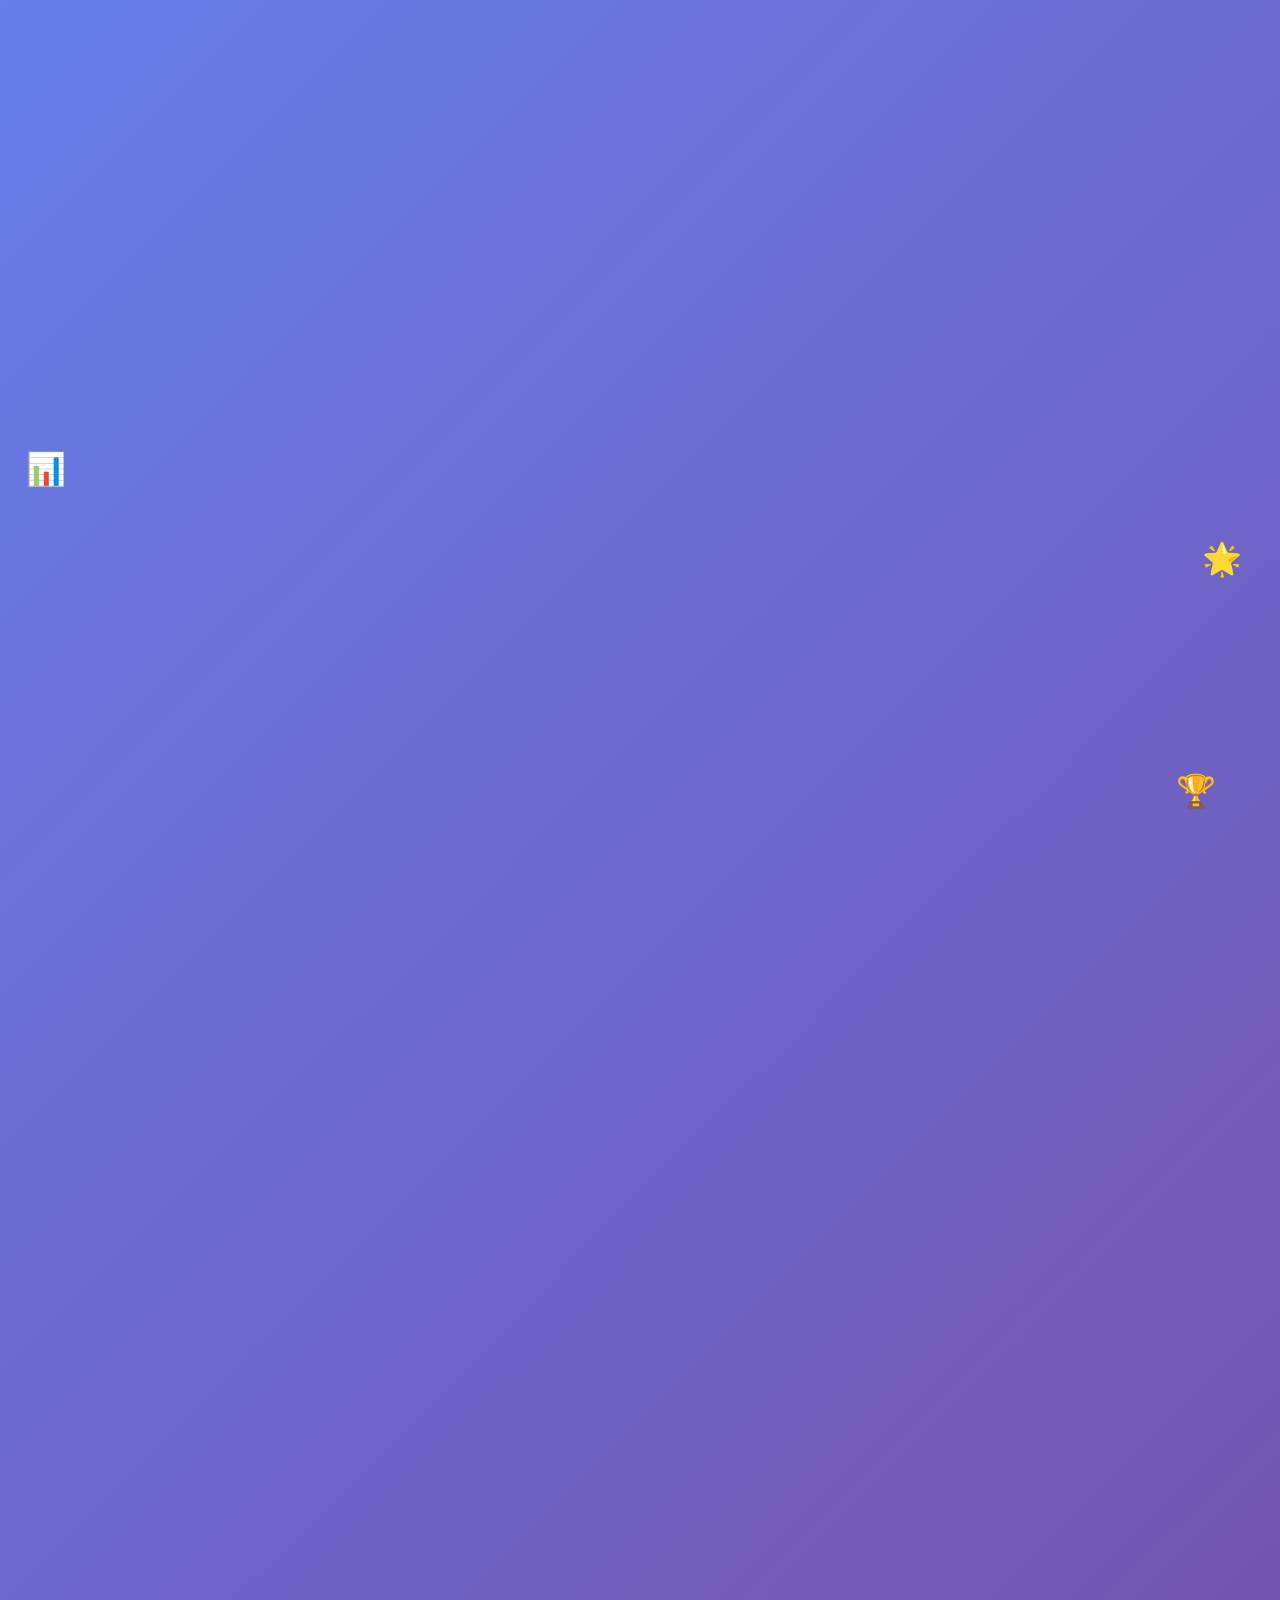
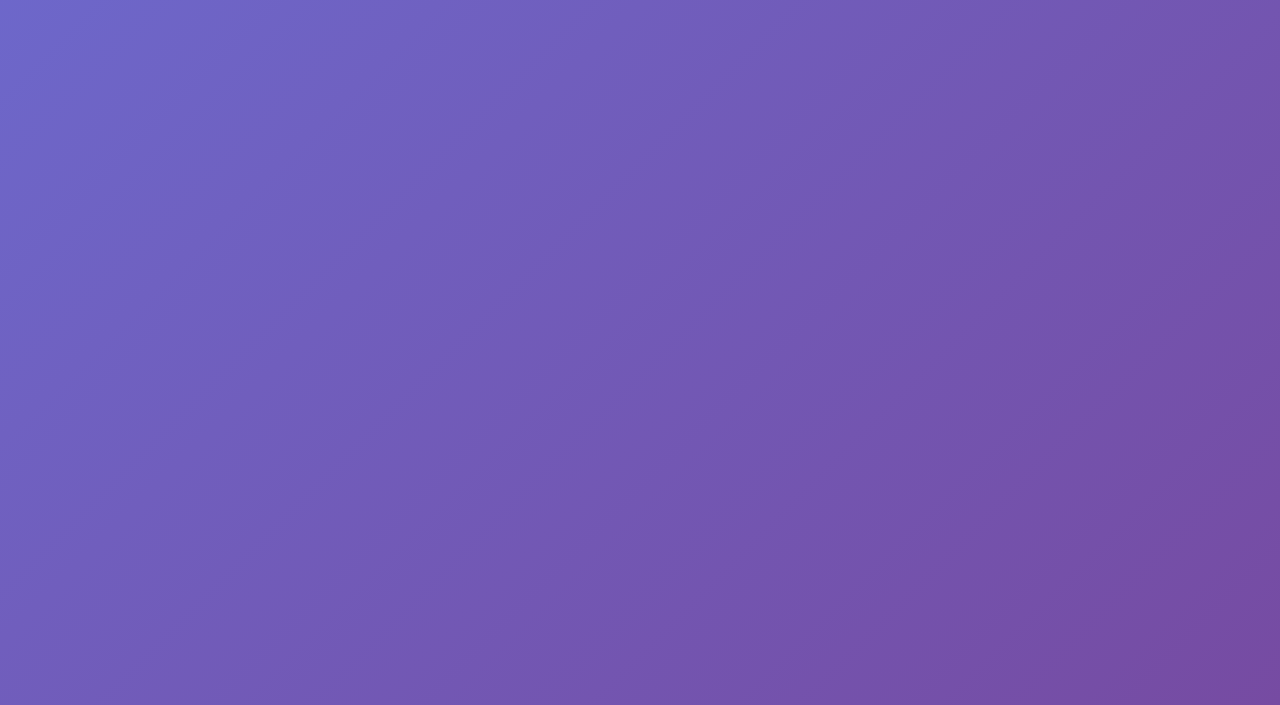
<file: progress.html>
<!DOCTYPE html>
<html lang="th">
<head>
    <meta charset="UTF-8">
    <meta name="viewport" content="width=device-width, initial-scale=1.0">
    <title>ADHD Support - ติดตามความก้าวหน้า</title>
    <link rel="manifest" href="manifest.json" />
    <style>
        * {
            margin: 0;
            padding: 0;
            box-sizing: border-box;
        }

        body {
            font-family: 'Arial', sans-serif;
            background: linear-gradient(135deg, #667eea 0%, #764ba2 100%);
            min-height: 100vh;
            padding: 20px;
            overflow-x: hidden;
        }

        /* Floating Elements */
        .floating-element {
            position: fixed;
            pointer-events: none;
            font-size: 2em;
            animation: float 6s ease-in-out infinite;
            z-index: 1;
        }

        @keyframes float {
            0%, 100% { transform: translateY(0px) rotate(0deg); }
            50% { transform: translateY(-20px) rotate(180deg); }
        }

        @keyframes fadeIn {
            from { opacity: 0; transform: translateY(20px); }
            to { opacity: 1; transform: translateY(0); }
        }

        .fade-in {
            animation: fadeIn 0.5s ease-in;
        }

        /* Header */
        .header {
            background: rgba(255, 255, 255, 0.95);
            padding: 20px;
            border-radius: 20px;
            margin-bottom: 30px;
            box-shadow: 0 10px 30px rgba(0, 0, 0, 0.1);
            display: flex;
            justify-content: space-between;
            align-items: center;
            backdrop-filter: blur(10px);
        }

        .header-left {
            display: flex;
            align-items: center;
            gap: 20px;
        }

        .back-btn {
            background: #667eea;
            color: white;
            border: none;
            padding: 12px 20px;
            border-radius: 20px;
            cursor: pointer;
            font-size: 1em;
            transition: all 0.3s ease;
            box-shadow: 0 3px 10px rgba(102, 126, 234, 0.3);
            display: flex;
            align-items: center;
            gap: 8px;
        }

        .back-btn:hover {
            background: #5a67d8;
            transform: translateY(-2px);
            box-shadow: 0 5px 15px rgba(102, 126, 234, 0.4);
        }

        .page-title {
            font-size: 2em;
            font-weight: bold;
            color: #333;
            display: flex;
            align-items: center;
            gap: 15px;
        }

        .user-profile {
            display: flex;
            align-items: center;
            gap: 15px;
        }

        .user-avatar {
            width: 50px;
            height: 50px;
            border-radius: 50%;
            background: linear-gradient(135deg, #667eea 0%, #764ba2 100%);
            display: flex;
            align-items: center;
            justify-content: center;
            font-size: 1.5em;
            color: white;
            box-shadow: 0 5px 15px rgba(0, 0, 0, 0.2);
        }

        .user-name {
            font-size: 1.2em;
            font-weight: bold;
            color: #333;
        }

        /* Progress Overview */
        .progress-overview {
            background: rgba(255, 255, 255, 0.95);
            padding: 30px;
            border-radius: 20px;
            margin-bottom: 30px;
            box-shadow: 0 10px 30px rgba(0, 0, 0, 0.1);
            backdrop-filter: blur(10px);
        }

        .overview-title {
            font-size: 1.8em;
            color: #333;
            margin-bottom: 20px;
            text-align: center;
            display: flex;
            align-items: center;
            justify-content: center;
            gap: 15px;
        }

        .level-progress {
            background: linear-gradient(135deg, #a8edea 0%, #fed6e3 100%);
            padding: 25px;
            border-radius: 15px;
            margin-bottom: 20px;
            text-align: center;
        }

        .level-info {
            font-size: 1.5em;
            font-weight: bold;
            color: #333;
            margin-bottom: 10px;
        }

        .progress-bar-container {
            background: rgba(255, 255, 255, 0.7);
            height: 20px;
            border-radius: 10px;
            overflow: hidden;
            margin: 15px 0;
            position: relative;
        }

        .progress-bar {
            background: linear-gradient(135deg, #667eea 0%, #764ba2 100%);
            height: 100%;
            border-radius: 10px;
            transition: width 1s ease;
            position: relative;
        }

        .progress-bar::after {
            content: '';
            position: absolute;
            top: 0;
            left: 0;
            right: 0;
            bottom: 0;
            background: linear-gradient(90deg, transparent, rgba(255,255,255,0.4), transparent);
            animation: shimmer 2s infinite;
        }

        @keyframes shimmer {
            0% { transform: translateX(-100%); }
            100% { transform: translateX(100%); }
        }

        .exp-text {
            font-size: 1em;
            color: #666;
            margin-top: 10px;
        }

        /* Achievements Section */
        .achievements-section {
            background: rgba(255, 255, 255, 0.95);
            padding: 30px;
            border-radius: 20px;
            margin-bottom: 30px;
            box-shadow: 0 10px 30px rgba(0, 0, 0, 0.1);
            backdrop-filter: blur(10px);
        }

        .achievements-title {
            font-size: 1.6em;
            color: #333;
            margin-bottom: 20px;
            text-align: center;
            display: flex;
            align-items: center;
            justify-content: center;
            gap: 10px;
        }

        .achievements-grid {
            display: grid;
            grid-template-columns: repeat(auto-fit, minmax(200px, 1fr));
            gap: 20px;
        }

        .achievement-card {
            background: linear-gradient(135deg, #f8f9fa 0%, #e9ecef 100%);
            padding: 20px;
            border-radius: 15px;
            text-align: center;
            transition: all 0.3s ease;
            border: 3px solid transparent;
        }

        .achievement-card.unlocked {
            background: linear-gradient(135deg, #ffd89b 0%, #19547b 100%);
            border-color: #ffd700;
            animation: glow 2s infinite alternate;
        }

        @keyframes glow {
            from { box-shadow: 0 0 10px rgba(255, 215, 0, 0.5); }
            to { box-shadow: 0 0 20px rgba(255, 215, 0, 0.8); }
        }

        .achievement-card:hover {
            transform: translateY(-5px);
            box-shadow: 0 10px 20px rgba(0, 0, 0, 0.1);
        }

        .achievement-icon {
            font-size: 3em;
            margin-bottom: 10px;
            display: block;
            filter: grayscale(100%);
            opacity: 0.5;
        }

        .achievement-card.unlocked .achievement-icon {
            filter: grayscale(0%);
            opacity: 1;
            animation: bounce 1s infinite alternate;
        }

        @keyframes bounce {
            from { transform: scale(1); }
            to { transform: scale(1.1); }
        }

        .achievement-name {
            font-size: 1.1em;
            font-weight: bold;
            color: #333;
            margin-bottom: 5px;
        }

        .achievement-card.unlocked .achievement-name {
            color: white;
        }

        .achievement-description {
            font-size: 0.9em;
            color: #666;
        }

        .achievement-card.unlocked .achievement-description {
            color: rgba(255, 255, 255, 0.9);
        }

        /* Stats Grid */
        .stats-grid {
            display: grid;
            grid-template-columns: repeat(auto-fit, minmax(250px, 1fr));
            gap: 20px;
            margin-bottom: 30px;
        }

        .stat-card {
            background: rgba(255, 255, 255, 0.95);
            padding: 25px;
            border-radius: 20px;
            box-shadow: 0 10px 30px rgba(0, 0, 0, 0.1);
            text-align: center;
            backdrop-filter: blur(10px);
            transition: all 0.3s ease;
        }

        .stat-card:hover {
            transform: translateY(-5px);
            box-shadow: 0 15px 35px rgba(0, 0, 0, 0.15);
        }

        .stat-icon {
            font-size: 3em;
            margin-bottom: 15px;
            display: block;
        }

        .stat-title {
            font-size: 1.3em;
            font-weight: bold;
            color: #333;
            margin-bottom: 10px;
        }

        .stat-value {
            font-size: 2.5em;
            font-weight: bold;
            color: #667eea;
            margin-bottom: 5px;
        }

        .stat-description {
            font-size: 0.9em;
            color: #666;
        }

        /* Chart Container */
        .chart-container {
            background: rgba(255, 255, 255, 0.95);
            padding: 30px;
            border-radius: 20px;
            margin-bottom: 30px;
            box-shadow: 0 10px 30px rgba(0, 0, 0, 0.1);
            backdrop-filter: blur(10px);
        }

        .chart-title {
            font-size: 1.6em;
            color: #333;
            margin-bottom: 20px;
            text-align: center;
            display: flex;
            align-items: center;
            justify-content: center;
            gap: 10px;
        }

        .chart {
            height: 300px;
            background: linear-gradient(135deg, #f8f9fa 0%, #e9ecef 100%);
            border-radius: 15px;
            display: flex;
            align-items: end;
            justify-content: space-around;
            padding: 20px;
            gap: 10px;
        }

        .chart-bar {
            background: linear-gradient(135deg, #667eea 0%, #764ba2 100%);
            border-radius: 5px 5px 0 0;
            min-width: 40px;
            position: relative;
            animation: growUp 1.5s ease-out;
            display: flex;
            flex-direction: column;
            align-items: center;
        }

        @keyframes growUp {
            from { height: 0; }
            to { height: var(--height); }
        }

        .chart-label {
            position: absolute;
            bottom: -30px;
            font-size: 0.9em;
            color: #666;
            white-space: nowrap;
        }

        .chart-value {
            position: absolute;
            top: -25px;
            font-size: 0.8em;
            font-weight: bold;
            color: #333;
        }

        /* Reward Button */
        .reward-section {
            background: rgba(255, 255, 255, 0.95);
            padding: 30px;
            border-radius: 20px;
            margin-bottom: 30px;
            box-shadow: 0 10px 30px rgba(0, 0, 0, 0.1);
            backdrop-filter: blur(10px);
            text-align: center;
        }

        .reward-title {
            font-size: 1.8em;
            color: #333;
            margin-bottom: 15px;
            display: flex;
            align-items: center;
            justify-content: center;
            gap: 15px;
        }

        .reward-description {
            font-size: 1.1em;
            color: #666;
            margin-bottom: 25px;
            line-height: 1.6;
        }

        .reward-btn {
            background: linear-gradient(135deg, #ffd89b 0%, #19547b 100%);
            color: white;
            border: none;
            padding: 15px 40px;
            border-radius: 30px;
            cursor: pointer;
            font-size: 1.2em;
            font-weight: bold;
            transition: all 0.3s ease;
            box-shadow: 0 8px 25px rgba(255, 216, 155, 0.4);
            display: inline-flex;
            align-items: center;
            gap: 10px;
            text-decoration: none;
        }

        .reward-btn:hover {
            transform: translateY(-3px) scale(1.05);
            box-shadow: 0 12px 35px rgba(255, 216, 155, 0.6);
            animation: pulse 0.6s infinite alternate;
        }

        @keyframes pulse {
            from { box-shadow: 0 12px 35px rgba(255, 216, 155, 0.6); }
            to { box-shadow: 0 12px 35px rgba(255, 216, 155, 0.8), 0 0 30px rgba(255, 215, 0, 0.5); }
        }

        /* Responsive Design */
        @media (max-width: 768px) {
            .header {
                flex-direction: column;
                gap: 15px;
            }

            .header-left {
                flex-direction: column;
                text-align: center;
            }

            .page-title {
                font-size: 1.6em;
            }

            .stats-grid {
                grid-template-columns: 1fr;
            }

            .achievements-grid {
                grid-template-columns: repeat(2, 1fr);
            }

            .chart {
                height: 250px;
                padding: 15px;
            }

            body {
                padding: 10px;
            }

            .floating-element {
                font-size: 1.5em;
            }
        }

        /* Loading Animation */
        .loading {
            opacity: 0;
            animation: fadeInUp 0.6s ease-out forwards;
        }

        @keyframes fadeInUp {
            from {
                opacity: 0; 
                transform: translateY(30px);
            }
            to {
                opacity: 1;
                transform: translateY(0);
            }
        }
    </style>
</head>
<body>
    <!-- Floating Elements -->
    <div class="floating-element" style="bottom: 10%; right: 5%; animation-delay: -1s;">🏆</div>
    <div class="floating-element" style="top: 50%; left: 2%; animation-delay: -3s;">📊</div>
    <div class="floating-element" style="top: 60%; right: 3%; animation-delay: -5s;">🌟</div>

    <!-- Header -->
    <div class="header loading">
        <div class="header-left">
            <button class="back-btn" onclick="goBack()">
                <span>← กลับ</span>
            </button>
            <div class="page-title">
                <span>📊</span>
                <span>ติดตามความก้าวหน้า</span>
            </div>
        </div>
    </div>

    <!-- Progress Overview -->
    <div class="progress-overview loading" style="animation-delay: 0.2s;">
        <div class="overview-title">
            <span>🎯</span>
            <span>ระดับและประสบการณ์</span>
        </div>
        
        <div class="level-progress">
            <div class="level-info">เลเวล <span id="currentLevel">3</span></div>
            <div class="progress-bar-container">
                <div class="progress-bar" id="expProgressBar" style="width: 65%;"></div>
            </div>
            <div class="exp-text">
                <span id="currentExp">650</span> / <span id="nextLevelExp">1000</span> EXP
            </div>
            <p style="margin-top: 10px; color: #666;">อีก <span id="expNeeded">350</span> แต้มจะเลื่อนขั้น!</p>
        </div>
    </div>

    <!-- Stats Grid -->
    <div class="stats-grid loading" style="animation-delay: 0.4s;">
        <div class="stat-card">
            <span class="stat-icon">🧠</span>
            <div class="stat-title">กิจกรรมที่ทำแล้ว</div>
            <div class="stat-value" id="totalActivities">24</div>
            <div class="stat-description">กิจกรรมทั้งหมด</div>
        </div>

        <div class="stat-card">
            <span class="stat-icon">🔥</span>
            <div class="stat-title">วันติดต่อกัน</div>
            <div class="stat-value" id="streakDays">5</div>
            <div class="stat-description">วันที่ใช้งานต่อเนื่อง</div>
        </div>

        <div class="stat-card">
            <span class="stat-icon">⏱️</span>
            <div class="stat-title">เวลาทั้งหมด</div>
            <div class="stat-value" id="totalMinutes">120</div>
            <div class="stat-description">นาทีที่ใช้ในการฝึก</div>
        </div>

        <div class="stat-card">
            <span class="stat-icon">🎤</span>
            <div class="stat-title">ฝึกพูดด้วยเสียง</div>
            <div class="stat-value" id="accuracy">85</div>
            <div class="stat-description">เปอร์เซ็นต์ความถูกต้อง</div>
        </div>

        <div class="stat-card">
            <span class="stat-icon">🎯</span>
            <div class="stat-title">ความแม่นยำ</div>
            <div class="stat-value" id="accuracy">70</div>
            <div class="stat-description">เปอร์เซ็นต์ความถูกต้อง</div>
        </div>
    </div>

    <!-- Chart Container -->
    <div class="chart-container loading" style="animation-delay: 0.6s;">
        <div class="chart-title">
            <span>📈</span>
            <span>สถิติการทำกิจกรรมรายวัน</span>
        </div>
        
        <div class="chart" id="activityChart">
            <div class="chart-bar" style="--height: 60px; height: 60px;">
                <div class="chart-value">3</div>
                <div class="chart-label">จันทร์</div>
            </div>
            <div class="chart-bar" style="--height: 80px; height: 80px;">
                <div class="chart-value">4</div>
                <div class="chart-label">อังคาร</div>
            </div>
            <div class="chart-bar" style="--height: 100px; height: 100px;">
                <div class="chart-value">5</div>
                <div class="chart-label">พุธ</div>
            </div>
            <div class="chart-bar" style="--height: 40px; height: 40px;">
                <div class="chart-value">2</div>
                <div class="chart-label">พฤหัส</div>
            </div>
            <div class="chart-bar" style="--height: 120px; height: 120px;">
                <div class="chart-value">6</div>
                <div class="chart-label">ศุกร์</div>
            </div>
            <div class="chart-bar" style="--height: 90px; height: 90px;">
                <div class="chart-value">4</div>
                <div class="chart-label">เสาร์</div>
            </div>
            <div class="chart-bar" style="--height: 70px; height: 70px;">
                <div class="chart-value">3</div>
                <div class="chart-label">อาทิตย์</div>
            </div>
        </div>
    </div>

    <!-- Achievements Section -->
    <div class="achievements-section loading" style="animation-delay: 0.8s;">
        <div class="achievements-title">
            <span>🏆</span>
            <span>ความสำเร็จ</span>
        </div>
        
        <div class="achievements-grid">
            <div class="achievement-card unlocked">
                <span class="achievement-icon">🎯</span>
                <div class="achievement-name">มือใหม่</div>
                <div class="achievement-description">ทำกิจกรรมครั้งแรก</div>
            </div>
            
            <div class="achievement-card unlocked">
                <span class="achievement-icon">🔥</span>
                <div class="achievement-name">นักสู้</div>
                <div class="achievement-description">ทำกิจกรรม 7 วันติดต่อกัน</div>
            </div>
            
            <div class="achievement-card unlocked">
                <span class="achievement-icon">🧠</span>
                <div class="achievement-name">นักเรียนดี</div>
                <div class="achievement-description">ทำกิจกรรม 20 ครั้ง</div>
            </div>
            
            <div class="achievement-card">
                <span class="achievement-icon">⭐</span>
                <div class="achievement-name">ซูเปอร์สตาร์</div>
                <div class="achievement-description">ทำกิจกรรม 50 ครั้ง</div>
            </div>
            
            <div class="achievement-card">
                <span class="achievement-icon">👑</span>
                <div class="achievement-name">เจ้าแห่งสมาธิ</div>
                <div class="achievement-description">เลเวล 10</div>
            </div>
            
            <div class="achievement-card">
                <span class="achievement-icon">🌟</span>
                <div class="achievement-name">ปรมาจารย์</div>
                <div class="achievement-description">ความแม่นยำ 95%</div>
            </div>
        </div>
    </div>

    <!-- Reward Section -->
    <div class="reward-section loading" style="animation-delay: 1.0s;">
        <div class="reward-title">
            <span>🎁</span>
            <span>รางวัลและของสะสม</span>
        </div>
        <div class="reward-description">
            ดูรางวัลที่คุณได้รับและของสะสมที่ปลดล็อคได้แล้ว<br>
            รวมถึงสติ๊กเกอร์ ตัวละคร และไอเทมพิเศษต่างๆ
        </div>
        <a href="rewards.html" class="reward-btn">
            <span>🏆</span>
            <span>ดูรางวัลของฉัน</span>
        </a>
    </div>

    <script>
        let currentUser = {
            name: "ผู้ใช้",
            avatar: "👦",
            level: 3,
            exp: 650,
            nextLevelExp: 1000,
            stats: {
                totalActivities: 24,
                streakDays: 7,
                totalMinutes: 120,
                accuracy: 85
            }
        };

        function initializePage() {
            // Check if user is logged in
            const savedUser = localStorage.getItem('adhdUser');
            if (!savedUser) {
                window.location.href = "index.html";
                return;
            }

            const user = JSON.parse(savedUser);
            if (user.type === "parent") {
                window.location.href = "parent.html";
                return;
            }

            // Update user interface
            updateUserInterface();
            
            // Add entrance animations
            addEntranceAnimations();
            
            // Animate floating elements
            animateFloatingElements();

            // Update progress bars and charts
            updateProgressBars();
            animateChart();
        }

        function updateUserInterface() {
            document.getElementById('userName').textContent = currentUser.name;
            document.getElementById('userAvatar').textContent = currentUser.avatar;
            
            // Update level and experience
            document.getElementById('currentLevel').textContent = currentUser.level;
            document.getElementById('currentExp').textContent = currentUser.exp;
            document.getElementById('nextLevelExp').textContent = currentUser.nextLevelExp;
            document.getElementById('expNeeded').textContent = currentUser.nextLevelExp - currentUser.exp;
            
            // Update stats
            document.getElementById('totalActivities').textContent = currentUser.stats.totalActivities;
            document.getElementById('streakDays').textContent = currentUser.stats.streakDays;
            document.getElementById('totalMinutes').textContent = currentUser.stats.totalMinutes;
            document.getElementById('accuracy').textContent = currentUser.stats.accuracy + '%';
        }

        function updateProgressBars() {
            const expProgressBar = document.getElementById('expProgressBar');
            const progress = (currentUser.exp / currentUser.nextLevelExp) * 100;
            
            setTimeout(() => {
                expProgressBar.style.width = progress + '%';
            }, 500);
        }

        function animateChart() {
            const chartBars = document.querySelectorAll('.chart-bar');
            chartBars.forEach((bar, index) => {
                setTimeout(() => {
                    bar.style.opacity = '1';
                    bar.style.transform = 'scaleY(1)';
                }, index * 200);
            });
        }

        function addEntranceAnimations() {
            const elements = document.querySelectorAll('.loading');
            elements.forEach((element, index) => {
                setTimeout(() => {
                    element.style.animationDelay = `${index * 0.1}s`;
                }, index * 50);
            });
        }

        function animateFloatingElements() {
            const floatingElements = document.querySelectorAll('.floating-element');
            floatingElements.forEach(element => {
                const randomDelay = Math.random() * 3;
                const randomDuration = 4 + Math.random() * 4;
                element.style.animationDelay = `-${randomDelay}s`;
                element.style.animationDuration = `${randomDuration}s`;
            });
        }

        function goBack() {
            window.location.href = 'activity.html';
        }

        // Add interactive hover effects
        function addInteractiveFeatures() {
            const statCards = document.querySelectorAll('.stat-card');
            statCards.forEach(card => {
                card.addEventListener('mouseenter', function() {
                    this.style.transform = 'translateY(-8px) scale(1.02)';
                });
                
                card.addEventListener('mouseleave', function() {
                    this.style.transform = 'translateY(0) scale(1)';
                });
            });

            const achievementCards = document.querySelectorAll('.achievement-card');
            achievementCards.forEach(card => {
                card.addEventListener('click', function() {
                    if (this.classList.contains('unlocked')) {
                        // Add celebration animation
                        this.style.animation = 'bounce 0.6s ease-in-out';
                        setTimeout(() => {
                            this.style.animation = '';
                        }, 600);
                    } else {
                        // Show locked message
                        const message = document.createElement('div');
                        message.textContent = 'ยังไม่ปลดล็อค!';
                        message.style.cssText = `
                            position: fixed;
                            top: 50%;
                            left: 50%;
                            transform: translate(-50%, -50%);
                            background: rgba(0,0,0,0.8);
                            color: white;
                            padding: 10px 20px;
                            border-radius: 10px;
                            z-index: 1000;
                            animation: fadeInOut 2s ease-out forwards;
                        `;
                        document.body.appendChild(message);
                        
                        setTimeout(() => {
                            message.remove();
                        }, 2000);
                    }
                });
            });
        }

        const style = document.createElement('style');
    style.textContent = `
    @keyframes fadeInOut {
    0% { opacity: 0; }
    50% { opacity: 1; }
    100% { opacity: 0; }
    }
    .fade-in-out {
    animation: fadeInOut 2s ease-in-out infinite;
    }`;
    document.head.appendChild(style);
    </script>
    </body>
</html>
</file>
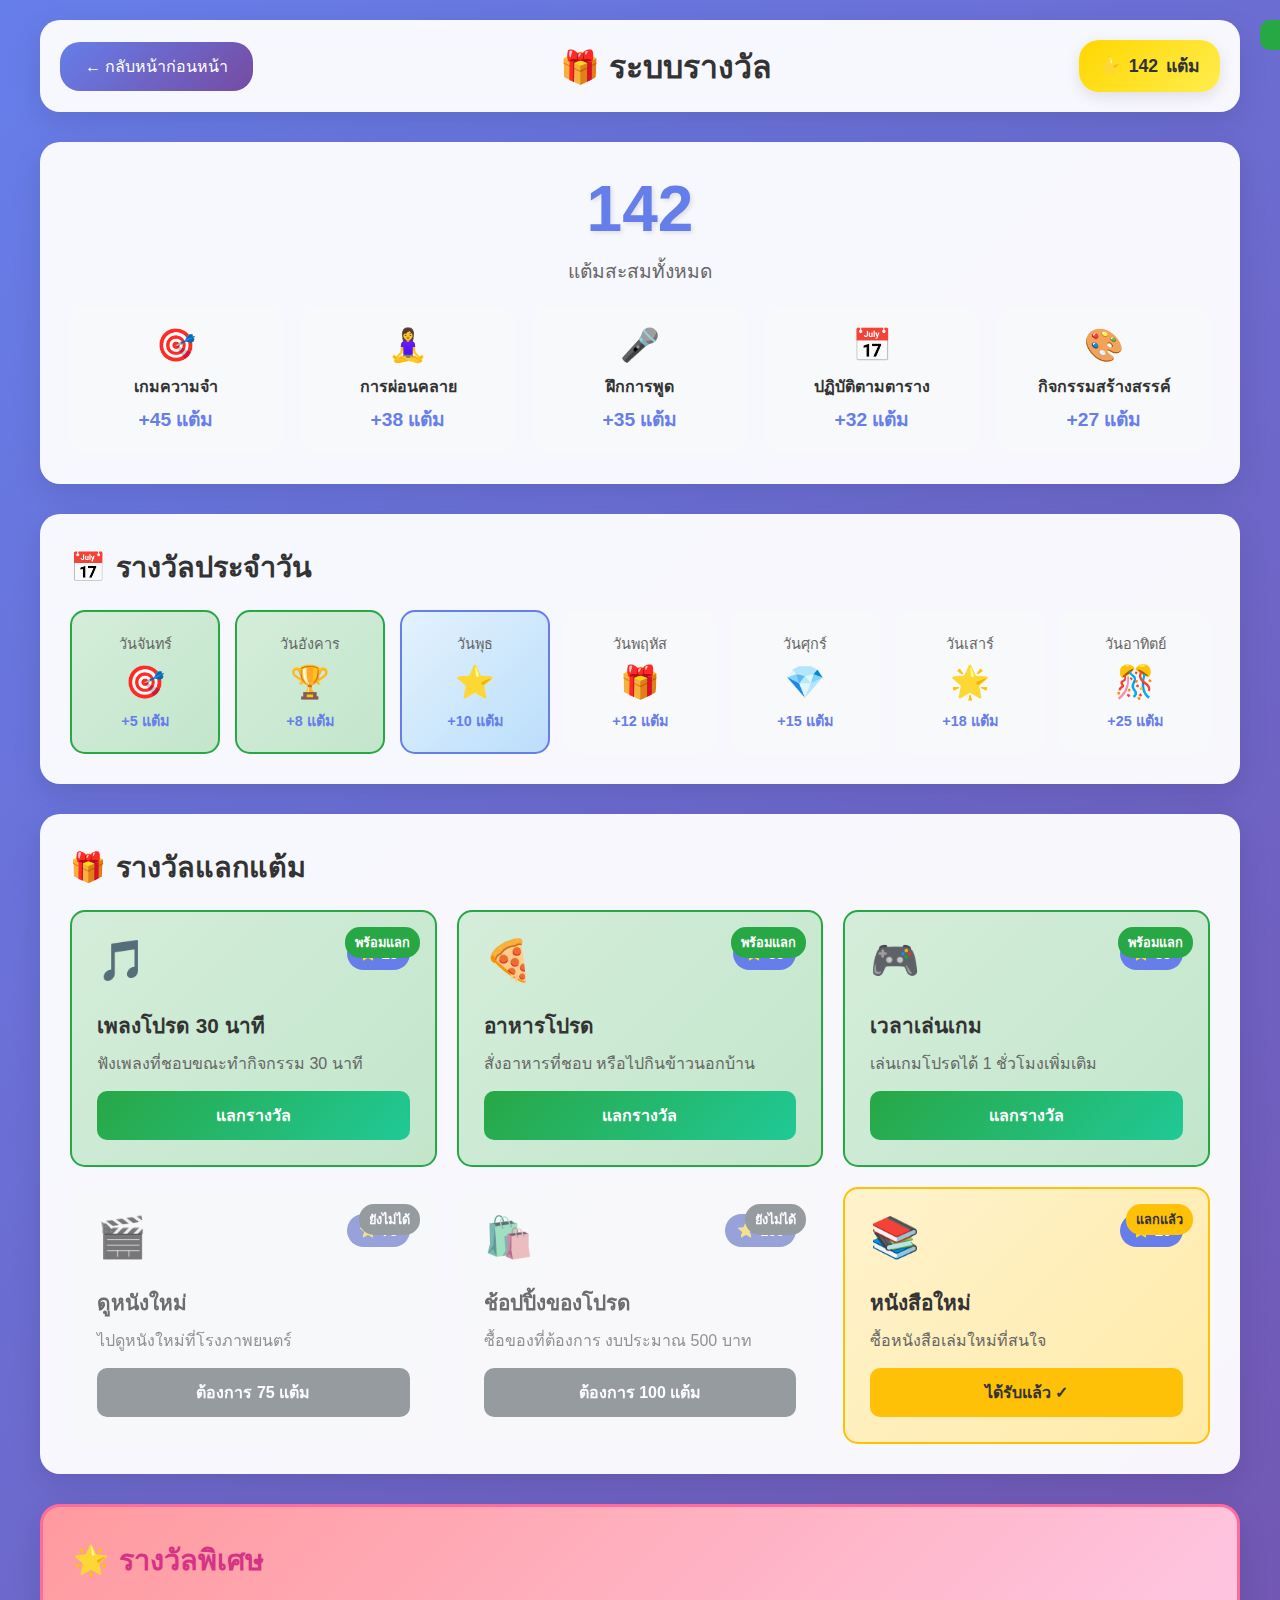
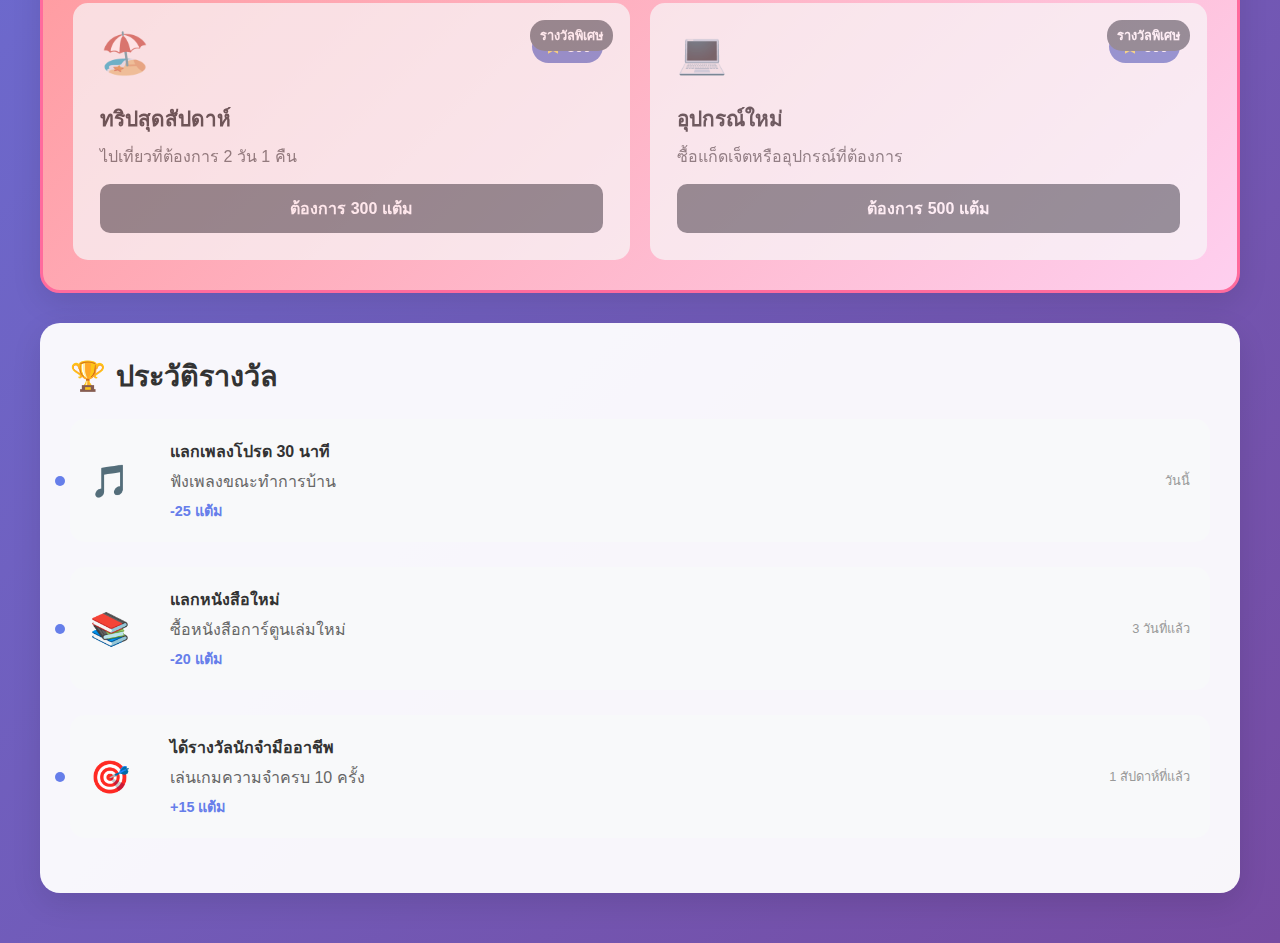
<file: rewards.html>
<!DOCTYPE html>
<html lang="th">
<head>
    <meta charset="UTF-8">
    <meta name="viewport" content="width=device-width, initial-scale=1.0">
    <title>ระบบรางวัล - ADHD Support</title>
    <link rel="manifest" href="manifest.json" />
    <style>
        * {
            margin: 0;
            padding: 0;
            box-sizing: border-box;
        }

        body {
            font-family: 'Arial', sans-serif;
            background: linear-gradient(135deg, #667eea 0%, #764ba2 100%);
            min-height: 100vh;
            padding: 20px;
        }

        .container {
            max-width: 1200px;
            margin: 0 auto;
        }

        /* Header */
        .header {
            background: rgba(255, 255, 255, 0.95);
            padding: 20px;
            border-radius: 20px;
            margin-bottom: 30px;
            box-shadow: 0 10px 30px rgba(0, 0, 0, 0.1);
            display: flex;
            justify-content: space-between;
            align-items: center;
        }

        .back-btn {
            background: linear-gradient(135deg, #667eea 0%, #764ba2 100%);
            color: white;
            border: none;
            padding: 12px 25px;
            border-radius: 20px;
            cursor: pointer;
            font-size: 1em;
            transition: all 0.3s ease;
            text-decoration: none;
            display: inline-flex;
            align-items: center;
            gap: 8px;
        }

        .back-btn:hover {
            transform: translateY(-2px);
            box-shadow: 0 10px 25px rgba(0, 0, 0, 0.2);
        }

        .page-title {
            font-size: 2em;
            color: #333;
            font-weight: bold;
            text-align: center;
            flex: 1;
        }

        .current-points {
            background: linear-gradient(135deg, #ffd700 0%, #ffed4e 100%);
            color: #333;
            padding: 12px 20px;
            border-radius: 20px;
            font-weight: bold;
            font-size: 1.1em;
            display: flex;
            align-items: center;
            gap: 8px;
            box-shadow: 0 5px 15px rgba(0, 0, 0, 0.1);
        }

        /* Points Summary */
        .points-summary {
            background: rgba(255, 255, 255, 0.95);
            padding: 30px;
            border-radius: 20px;
            margin-bottom: 30px;
            box-shadow: 0 10px 30px rgba(0, 0, 0, 0.1);
            text-align: center;
        }

        .points-display {
            font-size: 4em;
            font-weight: bold;
            color: #667eea;
            margin-bottom: 10px;
            text-shadow: 2px 2px 4px rgba(0, 0, 0, 0.1);
        }

        .points-label {
            font-size: 1.2em;
            color: #666;
            margin-bottom: 20px;
        }

        .points-breakdown {
            display: grid;
            grid-template-columns: repeat(auto-fit, minmax(200px, 1fr));
            gap: 20px;
            margin-top: 20px;
        }

        .points-source {
            background: #f8f9fa;
            padding: 20px;
            border-radius: 15px;
            transition: all 0.3s ease;
        }

        .points-source:hover {
            background: #e9ecef;
            transform: translateY(-2px);
        }

        .source-icon {
            font-size: 2em;
            margin-bottom: 10px;
        }

        .source-label {
            font-weight: bold;
            color: #333;
            margin-bottom: 5px;
        }

        .source-points {
            font-size: 1.2em;
            color: #667eea;
            font-weight: bold;
        }

        /* Rewards Section */
        .rewards-section {
            background: rgba(255, 255, 255, 0.95);
            padding: 30px;
            border-radius: 20px;
            margin-bottom: 30px;
            box-shadow: 0 10px 30px rgba(0, 0, 0, 0.1);
        }

        .section-title {
            font-size: 1.8em;
            color: #333;
            font-weight: bold;
            margin-bottom: 20px;
            display: flex;
            align-items: center;
            gap: 10px;
        }

        .rewards-grid {
            display: grid;
            grid-template-columns: repeat(auto-fit, minmax(300px, 1fr));
            gap: 20px;
        }

        .reward-card {
            background: #f8f9fa;
            padding: 25px;
            border-radius: 15px;
            transition: all 0.3s ease;
            border: 2px solid transparent;
            position: relative;
            overflow: hidden;
        }

        .reward-card.available {
            border-color: #28a745;
            background: linear-gradient(135deg, #d4edda 0%, #c3e6cb 100%);
        }

        .reward-card.locked {
            opacity: 0.7;
            filter: grayscale(30%);
        }

        .reward-card.claimed {
            border-color: #ffc107;
            background: linear-gradient(135deg, #fff3cd 0%, #ffeaa7 100%);
        }

        .reward-card:hover {
            transform: translateY(-5px);
            box-shadow: 0 15px 35px rgba(0, 0, 0, 0.1);
        }

        .reward-header {
            display: flex;
            justify-content: space-between;
            align-items: flex-start;
            margin-bottom: 15px;
        }

        .reward-icon {
            font-size: 2.5em;
            margin-bottom: 10px;
        }

        .reward-cost {
            background: #667eea;
            color: white;
            padding: 8px 12px;
            border-radius: 20px;
            font-weight: bold;
            font-size: 0.9em;
            display: flex;
            align-items: center;
            gap: 5px;
        }

        .reward-cost.free {
            background: #28a745;
        }

        .reward-title {
            font-size: 1.3em;
            font-weight: bold;
            color: #333;
            margin-bottom: 10px;
        }

        .reward-description {
            color: #666;
            line-height: 1.5;
            margin-bottom: 15px;
        }

        .reward-btn {
            width: 100%;
            padding: 12px;
            border: none;
            border-radius: 10px;
            font-weight: bold;
            font-size: 1em;
            cursor: pointer;
            transition: all 0.3s ease;
        }

        .reward-btn.claim {
            background: linear-gradient(135deg, #28a745 0%, #20c997 100%);
            color: white;
        }

        .reward-btn.claim:hover {
            transform: translateY(-2px);
            box-shadow: 0 5px 15px rgba(40, 167, 69, 0.3);
        }

        .reward-btn.locked {
            background: #6c757d;
            color: white;
            cursor: not-allowed;
        }

        .reward-btn.claimed {
            background: #ffc107;
            color: #333;
            cursor: default;
        }

        .reward-status {
            position: absolute;
            top: 15px;
            right: 15px;
            padding: 5px 10px;
            border-radius: 15px;
            font-size: 0.8em;
            font-weight: bold;
        }

        .status-available {
            background: #28a745;
            color: white;
        }

        .status-locked {
            background: #6c757d;
            color: white;
        }

        .status-claimed {
            background: #ffc107;
            color: #333;
        }

        /* Special Rewards */
        .special-rewards {
            background: linear-gradient(135deg, #ff9a9e 0%, #fecfef 100%);
            border: 3px solid #ff6b9d;
        }

        .special-rewards .section-title {
            color: #d63384;
        }

        /* Daily Rewards */
        .daily-rewards {
            background: rgba(255, 255, 255, 0.95);
            padding: 30px;
            border-radius: 20px;
            margin-bottom: 30px;
            box-shadow: 0 10px 30px rgba(0, 0, 0, 0.1);
        }

        .daily-grid {
            display: grid;
            grid-template-columns: repeat(7, 1fr);
            gap: 15px;
            margin-top: 20px;
        }

        .daily-card {
            background: #f8f9fa;
            padding: 20px;
            border-radius: 15px;
            text-align: center;
            transition: all 0.3s ease;
            border: 2px solid transparent;
            position: relative;
        }

        .daily-card.today {
            border-color: #667eea;
            background: linear-gradient(135deg, #e3f2fd 0%, #bbdefb 100%);
            animation: pulse 2s infinite;
        }

        .daily-card.claimed {
            border-color: #28a745;
            background: linear-gradient(135deg, #d4edda 0%, #c3e6cb 100%);
        }

        .daily-card.missed {
            opacity: 0.5;
            filter: grayscale(50%);
        }

        .daily-day {
            font-size: 0.9em;
            color: #666;
            margin-bottom: 8px;
        }

        .daily-icon {
            font-size: 2em;
            margin-bottom: 8px;
        }

        .daily-points {
            font-weight: bold;
            color: #667eea;
            font-size: 0.9em;
        }

        @keyframes pulse {
            0% { transform: scale(1); }
            50% { transform: scale(1.05); }
            100% { transform: scale(1); }
        }

        /* Achievements Timeline */
        .achievements-timeline {
            background: rgba(255, 255, 255, 0.95);
            padding: 30px;
            border-radius: 20px;
            margin-bottom: 30px;
            box-shadow: 0 10px 30px rgba(0, 0, 0, 0.1);
        }

        .timeline-item {
            display: flex;
            align-items: center;
            margin-bottom: 25px;
            padding: 20px;
            background: #f8f9fa;
            border-radius: 15px;
            position: relative;
        }

        .timeline-item::before {
            content: '';
            position: absolute;
            left: -15px;
            top: 50%;
            transform: translateY(-50%);
            width: 10px;
            height: 10px;
            background: #667eea;
            border-radius: 50%;
        }

        .timeline-icon {
            font-size: 2em;
            margin-right: 20px;
            min-width: 60px;
        }

        .timeline-content {
            flex: 1;
        }

        .timeline-title {
            font-weight: bold;
            color: #333;
            margin-bottom: 5px;
        }

        .timeline-description {
            color: #666;
            margin-bottom: 5px;
        }

        .timeline-reward {
            color: #667eea;
            font-weight: bold;
            font-size: 0.9em;
        }

        .timeline-date {
            color: #999;
            font-size: 0.8em;
            margin-left: auto;
        }

        /* Responsive Design */
        @media (max-width: 768px) {
            .header {
                flex-direction: column;
                gap: 15px;
            }

            .page-title {
                font-size: 1.5em;
            }

            .current-points {
                font-size: 1em;
            }

            .points-display {
                font-size: 3em;
            }

            .rewards-grid {
                grid-template-columns: 1fr;
            }

            .daily-grid {
                grid-template-columns: repeat(3, 1fr);
                gap: 10px;
            }

            .daily-card {
                padding: 15px;
            }

            .timeline-item {
                flex-direction: column;
                text-align: center;
            }

            .timeline-icon {
                margin-right: 0;
                margin-bottom: 10px;
            }
        }

        /* Animations */
        .fade-in {
            animation: fadeIn 0.8s ease-out;
        }

        @keyframes fadeIn {
            from { opacity: 0; transform: translateY(30px); }
            to { opacity: 1; transform: translateY(0); }
        }

        .slide-up {
            animation: slideUp 0.6s ease-out;
        }

        @keyframes slideUp {
            from { opacity: 0; transform: translateY(50px); }
            to { opacity: 1; transform: translateY(0); }
        }

        /* Notification */
        .notification {
            position: fixed;
            top: 20px;
            right: 20px;
            background: #28a745;
            color: white;
            padding: 15px 20px;
            border-radius: 10px;
            font-weight: bold;
            transform: translateX(100%);
            transition: transform 0.3s ease;
            z-index: 1000;
        }

        .notification.show {
            transform: translateX(0);
        }

        .notification.error {
            background: #dc3545;
        }
    </style>
</head>
<body>
    <div class="container">
        <!-- Header -->
        <div class="header fade-in">
            <a href="progress.html" class="back-btn">
                ← กลับหน้าก่อนหน้า
            </a>
            <div class="page-title">🎁 ระบบรางวัล</div>
            <div class="current-points">
                <span>⭐</span>
                <span id="current-points">142</span>
                <span>แต้ม</span>
            </div>
        </div>

        <!-- Points Summary -->
        <div class="points-summary fade-in">
            <div class="points-display" id="points-display">142</div>
            <div class="points-label">แต้มสะสมทั้งหมด</div>
            
            <div class="points-breakdown">
                <div class="points-source">
                    <div class="source-icon">🎯</div>
                    <div class="source-label">เกมความจำ</div>
                    <div class="source-points">+45 แต้ม</div>
                </div>
                <div class="points-source">
                    <div class="source-icon">🧘‍♀️</div>
                    <div class="source-label">การผ่อนคลาย</div>
                    <div class="source-points">+38 แต้ม</div>
                </div>
                <div class="points-source">
                    <div class="source-icon">🎤</div>
                    <div class="source-label">ฝึกการพูด</div>
                    <div class="source-points">+35 แต้ม</div>
                </div>
                <div class="points-source">
                    <div class="source-icon">📅</div>
                    <div class="source-label">ปฏิบัติตามตาราง</div>
                    <div class="source-points">+32 แต้ม</div>
                </div>
                <div class="points-source">
                    <div class="source-icon">🎨</div>
                    <div class="source-label">กิจกรรมสร้างสรรค์</div>
                    <div class="source-points">+27 แต้ม</div>
                </div>
            </div>
        </div>

        <!-- Daily Rewards -->
        <div class="daily-rewards slide-up">
            <div class="section-title">
                <span>📅</span>
                รางวัลประจำวัน
            </div>
            <div class="daily-grid">
                <div class="daily-card claimed">
                    <div class="daily-day">วันจันทร์</div>
                    <div class="daily-icon">🎯</div>
                    <div class="daily-points">+5 แต้ม</div>
                </div>
                <div class="daily-card claimed">
                    <div class="daily-day">วันอังคาร</div>
                    <div class="daily-icon">🏆</div>
                    <div class="daily-points">+8 แต้ม</div>
                </div>
                <div class="daily-card today">
                    <div class="daily-day">วันพุธ</div>
                    <div class="daily-icon">⭐</div>
                    <div class="daily-points">+10 แต้ม</div>
                </div>
                <div class="daily-card">
                    <div class="daily-day">วันพฤหัส</div>
                    <div class="daily-icon">🎁</div>
                    <div class="daily-points">+12 แต้ม</div>
                </div>
                <div class="daily-card">
                    <div class="daily-day">วันศุกร์</div>
                    <div class="daily-icon">💎</div>
                    <div class="daily-points">+15 แต้ม</div>
                </div>
                <div class="daily-card">
                    <div class="daily-day">วันเสาร์</div>
                    <div class="daily-icon">🌟</div>
                    <div class="daily-points">+18 แต้ม</div>
                </div>
                <div class="daily-card">
                    <div class="daily-day">วันอาทิตย์</div>
                    <div class="daily-icon">🎊</div>
                    <div class="daily-points">+25 แต้ม</div>
                </div>
            </div>
        </div>

        <!-- Rewards Section -->
        <div class="rewards-section slide-up">
            <div class="section-title">
                <span>🎁</span>
                รางวัลแลกแต้ม
            </div>
            
            <div class="rewards-grid">
                <div class="reward-card available">
                    <div class="reward-status status-available">พร้อมแลก</div>
                    <div class="reward-header">
                        <div class="reward-icon">🎵</div>
                        <div class="reward-cost">
                            <span>⭐</span>
                            <span>25</span>
                        </div>
                    </div>
                    <div class="reward-title">เพลงโปรด 30 นาที</div>
                    <div class="reward-description">ฟังเพลงที่ชอบขณะทำกิจกรรม 30 นาที</div>
                    <button class="reward-btn claim" onclick="claimReward(this, 25)">แลกรางวัล</button>
                </div>

                <div class="reward-card available">
                    <div class="reward-status status-available">พร้อมแลก</div>
                    <div class="reward-header">
                        <div class="reward-icon">🍕</div>
                        <div class="reward-cost">
                            <span>⭐</span>
                            <span>50</span>
                        </div>
                    </div>
                    <div class="reward-title">อาหารโปรด</div>
                    <div class="reward-description">สั่งอาหารที่ชอบ หรือไปกินข้าวนอกบ้าน</div>
                    <button class="reward-btn claim" onclick="claimReward(this, 50)">แลกรางวัล</button>
                </div>

                <div class="reward-card available">
                    <div class="reward-status status-available">พร้อมแลก</div>
                    <div class="reward-header">
                        <div class="reward-icon">🎮</div>
                        <div class="reward-cost">
                            <span>⭐</span>
                            <span>30</span>
                        </div>
                    </div>
                    <div class="reward-title">เวลาเล่นเกม</div>
                    <div class="reward-description">เล่นเกมโปรดได้ 1 ชั่วโมงเพิ่มเติม</div>
                    <button class="reward-btn claim" onclick="claimReward(this, 30)">แลกรางวัล</button>
                </div>

                <div class="reward-card locked">
                    <div class="reward-status status-locked">ยังไม่ได้</div>
                    <div class="reward-header">
                        <div class="reward-icon">🎬</div>
                        <div class="reward-cost">
                            <span>⭐</span>
                            <span>75</span>
                        </div>
                    </div>
                    <div class="reward-title">ดูหนังใหม่</div>
                    <div class="reward-description">ไปดูหนังใหม่ที่โรงภาพยนตร์</div>
                    <button class="reward-btn locked">ต้องการ 75 แต้ม</button>
                </div>

                <div class="reward-card locked">
                    <div class="reward-status status-locked">ยังไม่ได้</div>
                    <div class="reward-header">
                        <div class="reward-icon">🛍️</div>
                        <div class="reward-cost">
                            <span>⭐</span>
                            <span>100</span>
                        </div>
                    </div>
                    <div class="reward-title">ช้อปปิ้งของโปรด</div>
                    <div class="reward-description">ซื้อของที่ต้องการ งบประมาณ 500 บาท</div>
                    <button class="reward-btn locked">ต้องการ 100 แต้ม</button>
                </div>

                <div class="reward-card claimed">
                    <div class="reward-status status-claimed">แลกแล้ว</div>
                    <div class="reward-header">
                        <div class="reward-icon">📚</div>
                        <div class="reward-cost">
                            <span>⭐</span>
                            <span>20</span>
                        </div>
                    </div>
                    <div class="reward-title">หนังสือใหม่</div>
                    <div class="reward-description">ซื้อหนังสือเล่มใหม่ที่สนใจ</div>
                    <button class="reward-btn claimed">ได้รับแล้ว ✓</button>
                </div>
            </div>
        </div>

        <!-- Special Rewards -->
        <div class="rewards-section special-rewards slide-up">
            <div class="section-title">
                <span>🌟</span>
                รางวัลพิเศษ
            </div>
            
            <div class="rewards-grid">
                <div class="reward-card locked">
                    <div class="reward-status status-locked">รางวัลพิเศษ</div>
                    <div class="reward-header">
                        <div class="reward-icon">🏖️</div>
                        <div class="reward-cost">
                            <span>⭐</span>
                            <span>300</span>
                        </div>
                    </div>
                    <div class="reward-title">ทริปสุดสัปดาห์</div>
                    <div class="reward-description">ไปเที่ยวที่ต้องการ 2 วัน 1 คืน</div>
                    <button class="reward-btn locked">ต้องการ 300 แต้ม</button>
                </div>

                <div class="reward-card locked">
                    <div class="reward-status status-locked">รางวัลพิเศษ</div>
                    <div class="reward-header">
                        <div class="reward-icon">💻</div>
                        <div class="reward-cost">
                            <span>⭐</span>
                            <span>500</span>
                        </div>
                    </div>
                    <div class="reward-title">อุปกรณ์ใหม่</div>
                    <div class="reward-description">ซื้อแก็ดเจ็ตหรืออุปกรณ์ที่ต้องการ</div>
                    <button class="reward-btn locked">ต้องการ 500 แต้ม</button>
                </div>
            </div>
        </div>

        <!-- Achievements Timeline -->
        <div class="achievements-timeline slide-up">
            <div class="section-title">
                <span>🏆</span>
                ประวัติรางวัล
            </div>
            
            <div class="timeline-item">
                <div class="timeline-icon">🎵</div>
                <div class="timeline-content">
                    <div class="timeline-title">แลกเพลงโปรด 30 นาที</div>
                    <div class="timeline-description">ฟังเพลงขณะทำการบ้าน</div>
                    <div class="timeline-reward">-25 แต้ม</div>
                </div>
                <div class="timeline-date">วันนี้</div>
            </div>
            
            <div class="timeline-item">
                <div class="timeline-icon">📚</div>
                <div class="timeline-content">
                    <div class="timeline-title">แลกหนังสือใหม่</div>
                    <div class="timeline-description">ซื้อหนังสือการ์ตูนเล่มใหม่</div>
                    <div class="timeline-reward">-20 แต้ม</div>
                </div>
                <div class="timeline-date">3 วันที่แล้ว</div>
            </div>
            
            <div class="timeline-item">
                <div class="timeline-icon">🎯</div>
                <div class="timeline-content">
                    <div class="timeline-title">ได้รางวัลนักจำมืออาชีพ</div>
                    <div class="timeline-description">เล่นเกมความจำครบ 10 ครั้ง</div>
                    <div class="timeline-reward">+15 แต้ม</div>
                </div>
                <div class="timeline-date">1 สัปดาห์ที่แล้ว</div>
            </div>
        </div>
    </div>

    <!-- Notification -->
    <div class="notification" id="notification">
        <span id="notification-text"></span>
    </div>

    <script>
    let currentPoints = 142;

    function updatePointsDisplay() {
        document.getElementById('current-points').textContent = currentPoints;
        document.getElementById('points-display').textContent = currentPoints;
    }

    function showNotification(message, isError = false) {
        const notification = document.getElementById('notification');
        const notificationText = document.getElementById('notification-text');
        
        notificationText.textContent = message;
        notification.className = 'notification show';
        
        if (isError) {
            notification.classList.add('error');
        } else {
            notification.classList.remove('error');
        }
        
        setTimeout(() => {
            notification.classList.remove('show');
            setTimeout(() => {
                notification.classList.remove('error');
            }, 300);
        }, 3000);
    }

    function claimReward(button, cost) {
        if (currentPoints >= cost) {
            currentPoints -= cost;
            updatePointsDisplay();
            
            const card = button.closest('.reward-card');
            card.classList.remove('available');
            card.classList.add('claimed');
            
            const status = card.querySelector('.reward-status');
            status.textContent = 'ได้รับแล้ว';
            status.className = 'reward-status status-claimed';
            
            button.textContent = 'ได้รับแล้ว ✓';
            button.className = 'reward-btn claimed';
            
            showNotification('🎉 แลกรางวัลสำเร็จ! ขอให้เพลิดเพลินกับรางวัลนะ');

            // Add animation
            card.style.transform = 'scale(1.05)';
            setTimeout(() => {
                card.style.transform = 'scale(1)';
            }, 200);
        } else {
            showNotification('❌ แต้มไม่เพียงพอสำหรับรางวัลนี้นะ', true);
        }
    }

    updatePointsDisplay();
</script>
</body>
</html>
</file>
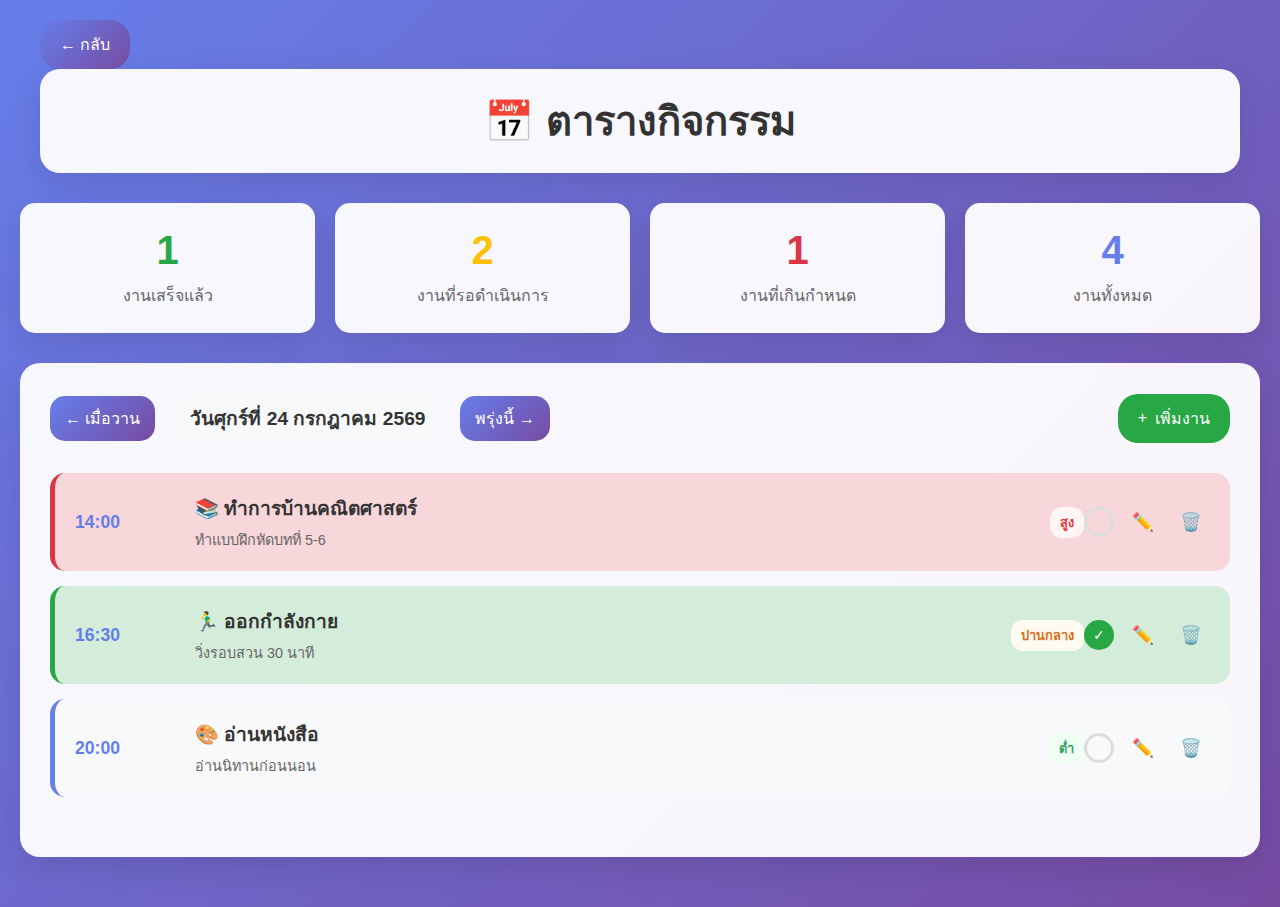
<file: schedule.html>
<!DOCTYPE html>
<html lang="th">
<head>
    <meta charset="UTF-8">
    <meta name="viewport" content="width=device-width, initial-scale=1.0">
    <title>ตารางกิจกรรม - ADHD Support</title>
    <style>
        * {
            margin: 0;
            padding: 0;
            box-sizing: border-box;
        }

        body {
            font-family: 'Arial', sans-serif;
            background: linear-gradient(135deg, #667eea 0%, #764ba2 100%);
            min-height: 100vh;
            padding: 20px;
        }

        .container {
            max-width: 1200px;
            margin: 0 auto;
        }

        /* Header */
        .header {
            background: rgba(255, 255, 255, 0.95);
            padding: 20px;
            border-radius: 20px;
            margin-bottom: 30px;
            box-shadow: 0 10px 30px rgba(0, 0, 0, 0.1);
            display: flex;
            justify-content: space-between;
            align-items: center;
        }

        .back-btn {
            background: linear-gradient(135deg, #667eea 0%, #764ba2 100%);
            color: white;
            border: none;
            padding: 12px 20px;
            border-radius: 20px;
            cursor: pointer;
            font-size: 1em;
            transition: all 0.3s ease;
            text-decoration: none;
            display: inline-flex;
            align-items: center;
            gap: 8px;
        }

        .back-btn:hover {
            transform: translateY(-2px);
            box-shadow: 0 8px 20px rgba(0, 0, 0, 0.2);
        }

        .page-title {
            font-size: 2.5em;
            color: #333;
            text-align: center;
            flex: 1;
        }

        /* Schedule Container */
        .schedule-container {
            background: rgba(255, 255, 255, 0.95);
            padding: 30px;
            border-radius: 20px;
            box-shadow: 0 10px 30px rgba(0, 0, 0, 0.1);
            margin-bottom: 30px;
        }

        .schedule-header {
            display: flex;
            justify-content: space-between;
            align-items: center;
            margin-bottom: 30px;
            flex-wrap: wrap;
            gap: 15px;
        }

        .date-selector {
            display: flex;
            align-items: center;
            gap: 15px;
            flex-wrap: wrap;
        }

        .date-btn {
            background: linear-gradient(135deg, #667eea 0%, #764ba2 100%);
            color: white;
            border: none;
            padding: 10px 15px;
            border-radius: 15px;
            cursor: pointer;
            font-size: 1em;
            transition: all 0.3s ease;
        }

        .date-btn:hover {
            transform: translateY(-2px);
            box-shadow: 0 8px 20px rgba(0, 0, 0, 0.2);
        }

        .current-date {
            font-size: 1.2em;
            font-weight: bold;
            color: #333;
            background: #f8f9fa;
            padding: 10px 20px;
            border-radius: 15px;
        }

        .add-task-btn {
            background: #28a745;
            color: white;
            border: none;
            padding: 12px 20px;
            border-radius: 20px;
            cursor: pointer;
            font-size: 1em;
            transition: all 0.3s ease;
            display: flex;
            align-items: center;
            gap: 8px;
        }

        .add-task-btn:hover {
            background: #218838;
            transform: translateY(-2px);
        }

        /* Schedule Grid */
        .schedule-grid {
            display: grid;
            gap: 15px;
            margin-bottom: 30px;
        }

        .schedule-item {
            display: flex;
            align-items: center;
            padding: 20px;
            background: #f8f9fa;
            border-radius: 15px;
            transition: all 0.3s ease;
            border-left: 5px solid #667eea;
        }

        .schedule-item:hover {
            background: #e9ecef;
            transform: translateX(5px);
        }

        .schedule-item.completed {
            background: #d4edda;
            border-left-color: #28a745;
        }

        .schedule-item.overdue {
            background: #f8d7da;
            border-left-color: #dc3545;
        }

        .schedule-time {
            font-weight: bold;
            color: #667eea;
            font-size: 1.1em;
            min-width: 100px;
        }

        .schedule-task {
            flex: 1;
            margin-left: 20px;
        }

        .task-title {
            font-size: 1.2em;
            font-weight: bold;
            color: #333;
            margin-bottom: 5px;
        }

        .task-description {
            color: #666;
            font-size: 0.9em;
        }

        .task-priority {
            padding: 5px 10px;
            border-radius: 12px;
            font-size: 0.8em;
            font-weight: bold;
            margin-left: 15px;
        }

        .priority-high {
            background: #fff5f5;
            color: #e53e3e;
        }

        .priority-medium {
            background: #fffbf0;
            color: #dd6b20;
        }

        .priority-low {
            background: #f0fff4;
            color: #38a169;
        }

        .schedule-actions {
            display: flex;
            gap: 10px;
            align-items: center;
        }

        .schedule-status {
            width: 30px;
            height: 30px;
            border-radius: 50%;
            border: 3px solid #ddd;
            cursor: pointer;
            transition: all 0.3s ease;
            display: flex;
            align-items: center;
            justify-content: center;
            font-size: 0.9em;
        }

        .schedule-status.completed {
            background: #28a745;
            border-color: #28a745;
            color: white;
        }

        .action-btn {
            background: none;
            border: none;
            cursor: pointer;
            padding: 8px;
            border-radius: 8px;
            transition: all 0.3s ease;
            font-size: 1.1em;
        }

        .action-btn:hover {
            background: #e9ecef;
        }

        .edit-btn {
            color: #007bff;
        }

        .delete-btn {
            color: #dc3545;
        }

        /* Progress Stats */
        .progress-stats {
            display: grid;
            grid-template-columns: repeat(auto-fit, minmax(200px, 1fr));
            gap: 20px;
            margin-bottom: 30px;
        }

        .stat-card {
            background: rgba(255, 255, 255, 0.95);
            padding: 25px;
            border-radius: 15px;
            text-align: center;
            box-shadow: 0 10px 30px rgba(0, 0, 0, 0.1);
            transition: all 0.3s ease;
        }

        .stat-card:hover {
            transform: translateY(-5px);
            box-shadow: 0 15px 40px rgba(0, 0, 0, 0.15);
        }

        .stat-number {
            font-size: 2.5em;
            font-weight: bold;
            margin-bottom: 10px;
        }

        .stat-label {
            color: #666;
            font-size: 1em;
        }

        .stat-completed {
            color: #28a745;
        }

        .stat-pending {
            color: #ffc107;
        }

        .stat-overdue {
            color: #dc3545;
        }

        .stat-total {
            color: #667eea;
        }

        /* Modal Styles */
        .modal {
            display: none;
            position: fixed;
            z-index: 1000;
            left: 0;
            top: 0;
            width: 100%;
            height: 100%;
            background-color: rgba(0, 0, 0, 0.5);
            backdrop-filter: blur(5px);
        }

        .modal-content {
            background-color: white;
            margin: 5% auto;
            padding: 30px;
            border-radius: 20px;
            width: 90%;
            max-width: 500px;
            box-shadow: 0 20px 60px rgba(0, 0, 0, 0.3);
            position: relative;
        }

        .close {
            color: #aaa;
            float: right;
            font-size: 28px;
            font-weight: bold;
            cursor: pointer;
            position: absolute;
            top: 15px;
            right: 20px;
        }

        .close:hover {
            color: #333;
        }

        /* Form Styles */
        .form-group {
            margin-bottom: 20px;
        }

        .form-group label {
            display: block;
            margin-bottom: 8px;
            color: #333;
            font-weight: bold;
        }

        .form-group input,
        .form-group select,
        .form-group textarea {
            width: 100%;
            padding: 12px;
            border: 2px solid #ddd;
            border-radius: 10px;
            font-size: 1em;
            transition: border-color 0.3s ease;
        }

        .form-group input:focus,
        .form-group select:focus,
        .form-group textarea:focus {
            outline: none;
            border-color: #667eea;
        }

        .form-group textarea {
            resize: vertical;
            min-height: 80px;
        }

        .form-buttons {
            display: flex;
            gap: 15px;
            justify-content: center;
            margin-top: 25px;
        }

        .btn {
            padding: 12px 25px;
            border: none;
            border-radius: 20px;
            cursor: pointer;
            font-size: 1em;
            transition: all 0.3s ease;
        }

        .btn-primary {
            background: linear-gradient(135deg, #667eea 0%, #764ba2 100%);
            color: white;
        }

        .btn-primary:hover {
            transform: translateY(-2px);
            box-shadow: 0 8px 20px rgba(0, 0, 0, 0.2);
        }

        .btn-secondary {
            background: #6c757d;
            color: white;
        }

        .btn-secondary:hover {
            background: #5a6268;
        }

        /* Responsive Design */
        @media (max-width: 768px) {
            .header {
                flex-direction: column;
                gap: 15px;
            }

            .schedule-header {
                flex-direction: column;
                align-items: stretch;
            }

            .date-selector {
                justify-content: center;
            }

            .schedule-item {
                flex-direction: column;
                align-items: stretch;
                gap: 15px;
            }

            .schedule-time {
                min-width: auto;
            }

            .schedule-task {
                margin-left: 0;
            }

            .schedule-actions {
                justify-content: center;
            }

            .progress-stats {
                grid-template-columns: 1fr;
            }
        }

        /* Animations */
        .fade-in {
            animation: fadeIn 0.5s ease-in;
        }

        @keyframes fadeIn {
            from { opacity: 0; transform: translateY(20px); }
            to { opacity: 1; transform: translateY(0); }
        }

        .slide-in {
            animation: slideIn 0.3s ease-out;
        }

        @keyframes slideIn {
            from { transform: translateX(-100%); opacity: 0; }
            to { transform: translateX(0); opacity: 1; }
        }
    </style>
</head>
<body>
   <div class="container">
    <a href="activity.html" class="back-btn">← กลับ</a>

    <div class="header">
        <h1 class="page-title">📅 ตารางกิจกรรม</h1>
       
    </div>
</div>

        <!-- Progress Stats -->
        <div class="progress-stats fade-in">
            <div class="stat-card">
                <div class="stat-number stat-completed" id="completedCount">0</div>
                <div class="stat-label">งานเสร็จแล้ว</div>
            </div>
            <div class="stat-card">
                <div class="stat-number stat-pending" id="pendingCount">0</div>
                <div class="stat-label">งานที่รอดำเนินการ</div>
            </div>
            <div class="stat-card">
                <div class="stat-number stat-overdue" id="overdueCount">0</div>
                <div class="stat-label">งานที่เกินกำหนด</div>
            </div>
            <div class="stat-card">
                <div class="stat-number stat-total" id="totalCount">0</div>
                <div class="stat-label">งานทั้งหมด</div>
            </div>
        </div>

        <!-- Schedule Container -->
        <div class="schedule-container fade-in">
            <div class="schedule-header">
                <div class="date-selector">
                    <button class="date-btn" onclick="changeDate(-1)">← เมื่อวาน</button>
                    <div class="current-date" id="currentDate">วันนี้</div>
                    <button class="date-btn" onclick="changeDate(1)">พรุ่งนี้ →</button>
                </div>
                <button class="add-task-btn" onclick="openAddTaskModal()">
                    <span>+</span>
                    <span>เพิ่มงาน</span>
                </button>
            </div>

            <div class="schedule-grid" id="scheduleGrid">
                <!-- Schedule items will be loaded here -->
            </div>
        </div>
    </div>

    <!-- Add/Edit Task Modal -->
    <div id="taskModal" class="modal">
        <div class="modal-content">
            <span class="close" onclick="closeTaskModal()">&times;</span>
            <h2 id="modalTitle">เพิ่มงานใหม่</h2>
            
            <form id="taskForm">
                <div class="form-group">
                    <label for="taskTitle">ชื่องาน:</label>
                    <input type="text" id="taskTitle" required>
                </div>
                
                <div class="form-group">
                    <label for="taskDescription">รายละเอียด:</label>
                    <textarea id="taskDescription" placeholder="อธิบายรายละเอียดของงาน..."></textarea>
                </div>
                
                <div class="form-group">
                    <label for="taskTime">เวลา:</label>
                    <input type="time" id="taskTime" required>
                </div>
                
                <div class="form-group">
                    <label for="taskPriority">ความสำคัญ:</label>
                    <select id="taskPriority">
                        <option value="low">ต่ำ</option>
                        <option value="medium" selected>ปานกลาง</option>
                        <option value="high">สูง</option>
                    </select>
                </div>
                
                <div class="form-group">
                    <label for="taskCategory">หมวดหมู่:</label>
                    <select id="taskCategory">
                        <option value="study">การเรียน</option>
                        <option value="exercise">การออกกำลังกาย</option>
                        <option value="hobby">งานอดิเรก</option>
                        <option value="chores">งานบ้าน</option>
                        <option value="health">สุขภาพ</option>
                        <option value="other">อื่นๆ</option>
                    </select>
                </div>
                
                <div class="form-buttons">
                    <button type="submit" class="btn btn-primary">บันทึก</button>
                    <button type="button" class="btn btn-secondary" onclick="closeTaskModal()">ยกเลิก</button>
                </div>
            </form>
        </div>
    </div>

    <script>
        // Global variables
        let currentDate = new Date();
        let tasks = [];
        let editingTaskId = null;

        // Category icons
        const categoryIcons = {
            study: '📚',
            exercise: '🏃‍♂️',
            hobby: '🎨',
            chores: '🧹',
            health: '🏥',
            other: '📋'
        };

        // Priority colors
        const priorityColors = {
            high: 'priority-high',
            medium: 'priority-medium',
            low: 'priority-low'
        };

        // Initialize
        document.addEventListener('DOMContentLoaded', function() {
            loadSampleTasks();
            updateCurrentDate();
            renderSchedule();
            updateStats();
        });

        // Load sample tasks
        function loadSampleTasks() {
            const today = new Date();
            const tomorrow = new Date(today);
            tomorrow.setDate(today.getDate() + 1);
            
            tasks = [
                {
                    id: 1,
                    title: 'ทำการบ้านคณิตศาสตร์',
                    description: 'ทำแบบฝึกหัดบทที่ 5-6',
                    time: '14:00',
                    date: today.toDateString(),
                    priority: 'high',
                    category: 'study',
                    completed: false
                },
                {
                    id: 2,
                    title: 'ออกกำลังกาย',
                    description: 'วิ่งรอบสวน 30 นาที',
                    time: '16:30',
                    date: today.toDateString(),
                    priority: 'medium',
                    category: 'exercise',
                    completed: true
                },
                {
                    id: 3,
                    title: 'อ่านหนังสือ',
                    description: 'อ่านนิทานก่อนนอน',
                    time: '20:00',
                    date: today.toDateString(),
                    priority: 'low',
                    category: 'hobby',
                    completed: false
                },
                {
                    id: 4,
                    title: 'ทำความสะอาดห้อง',
                    description: 'จัดของเล่นและทำความสะอาด',
                    time: '10:00',
                    date: tomorrow.toDateString(),
                    priority: 'medium',
                    category: 'chores',
                    completed: false
                }
            ];
        }

        // Update current date display
        function updateCurrentDate() {
            const options = { 
                year: 'numeric', 
                month: 'long', 
                day: 'numeric',
                weekday: 'long'
            };
            document.getElementById('currentDate').textContent = currentDate.toLocaleDateString('th-TH', options);
        }

        // Change date
        function changeDate(days) {
            currentDate.setDate(currentDate.getDate() + days);
            updateCurrentDate();
            renderSchedule();
        }

        // Render schedule
        function renderSchedule() {
            const scheduleGrid = document.getElementById('scheduleGrid');
            const currentDateStr = currentDate.toDateString();
            const todayTasks = tasks.filter(task => task.date === currentDateStr);
            
            if (todayTasks.length === 0) {
                scheduleGrid.innerHTML = `
                    <div style="text-align: center; padding: 40px; color: #666;">
                        <div style="font-size: 3em; margin-bottom: 15px;">📅</div>
                        <p style="font-size: 1.2em;">ไม่มีงานในวันนี้</p>
                        <p>คลิก "เพิ่มงาน" เพื่อเพิ่มกิจกรรมใหม่</p>
                    </div>
                `;
                return;
            }

            // Sort tasks by time
            todayTasks.sort((a, b) => a.time.localeCompare(b.time));

            scheduleGrid.innerHTML = todayTasks.map(task => {
                const isOverdue = isTaskOverdue(task);
                const statusClass = task.completed ? 'completed' : (isOverdue ? 'overdue' : '');
                
                return `
                    <div class="schedule-item ${statusClass} slide-in">
                        <div class="schedule-time">${task.time}</div>
                        <div class="schedule-task">
                            <div class="task-title">${categoryIcons[task.category]} ${task.title}</div>
                            <div class="task-description">${task.description}</div>
                        </div>
                        <div class="task-priority ${priorityColors[task.priority]}">
                            ${task.priority === 'high' ? 'สูง' : task.priority === 'medium' ? 'ปานกลาง' : 'ต่ำ'}
                        </div>
                        <div class="schedule-actions">
                            <div class="schedule-status ${task.completed ? 'completed' : ''}" 
                                 onclick="toggleTaskStatus(${task.id})">
                                ${task.completed ? '✓' : ''}
                            </div>
                            <button class="action-btn edit-btn" onclick="editTask(${task.id})" title="แก้ไข">
                                ✏️
                            </button>
                            <button class="action-btn delete-btn" onclick="deleteTask(${task.id})" title="ลบ">
                                🗑️
                            </button>
                        </div>
                    </div>
                `;
            }).join('');
        }

        // Check if task is overdue
        function isTaskOverdue(task) {
            const today = new Date();
            const taskDate = new Date(task.date);
            const taskTime = new Date(task.date + ' ' + task.time);
            
            return !task.completed && taskTime < today;
        }

        // Toggle task status
        function toggleTaskStatus(taskId) {
            const task = tasks.find(t => t.id === taskId);
            if (task) {
                task.completed = !task.completed;
                renderSchedule();
                updateStats();
            }
        }

        // Edit task
        function editTask(taskId) {
            const task = tasks.find(t => t.id === taskId);
            if (task) {
                editingTaskId = taskId;
                document.getElementById('modalTitle').textContent = 'แก้ไขงาน';
                document.getElementById('taskTitle').value = task.title;
                document.getElementById('taskDescription').value = task.description;
                document.getElementById('taskTime').value = task.time;
                document.getElementById('taskPriority').value = task.priority;
                document.getElementById('taskCategory').value = task.category;
                document.getElementById('taskModal').style.display = 'block';
            }
        }

        // Delete task
        function deleteTask(taskId) {
            if (confirm('คุณแน่ใจหรือไม่ว่าต้องการลบงานนี้?')) {
                tasks = tasks.filter(t => t.id !== taskId);
                renderSchedule();
                updateStats();
            }
        }

        // Open add task modal
        function openAddTaskModal() {
            editingTaskId = null;
            document.getElementById('modalTitle').textContent = 'เพิ่มงานใหม่';
            document.getElementById('taskForm').reset();
            document.getElementById('taskModal').style.display = 'block';
        }

        // Close task modal
        function closeTaskModal() {
            document.getElementById('taskModal').style.display = 'none';
            editingTaskId = null;
        }

        // Handle form submission
        document.getElementById('taskForm').addEventListener('submit', function(e) {
            e.preventDefault();
            
            const taskData = {
                title: document.getElementById('taskTitle').value,
                description: document.getElementById('taskDescription').value,
                time: document.getElementById('taskTime').value,
                priority: document.getElementById('taskPriority').value,
                category: document.getElementById('taskCategory').value,
                date: currentDate.toDateString(),
                completed: false
            };

            if (editingTaskId) {
                // Update existing task
                const taskIndex = tasks.findIndex(t => t.id === editingTaskId);
                if (taskIndex !== -1) {
                    tasks[taskIndex] = { ...tasks[taskIndex], ...taskData };
                }
            } else {
                // Add new task
                taskData.id = Date.now();
                tasks.push(taskData);
            }

            closeTaskModal();
            renderSchedule();
            updateStats();
        });

        // Update statistics
        function updateStats() {
            const allTasks = tasks.length;
            const completedTasks = tasks.filter(t => t.completed).length;
            const pendingTasks = tasks.filter(t => !t.completed && !isTaskOverdue(t)).length;
            const overdueTasks = tasks.filter(t => isTaskOverdue(t)).length;

            document.getElementById('totalCount').textContent = allTasks;
            document.getElementById('completedCount').textContent = completedTasks;
            document.getElementById('pendingCount').textContent = pendingTasks;
            document.getElementById('overdueCount').textContent = overdueTasks;
        }

        // Close modal when clicking outside
        window.onclick = function(event) {
            const modal = document.getElementById('taskModal');
            if (event.target === modal) {
                closeTaskModal();
            }
        }
    </script>
</body>
</html>
</file>
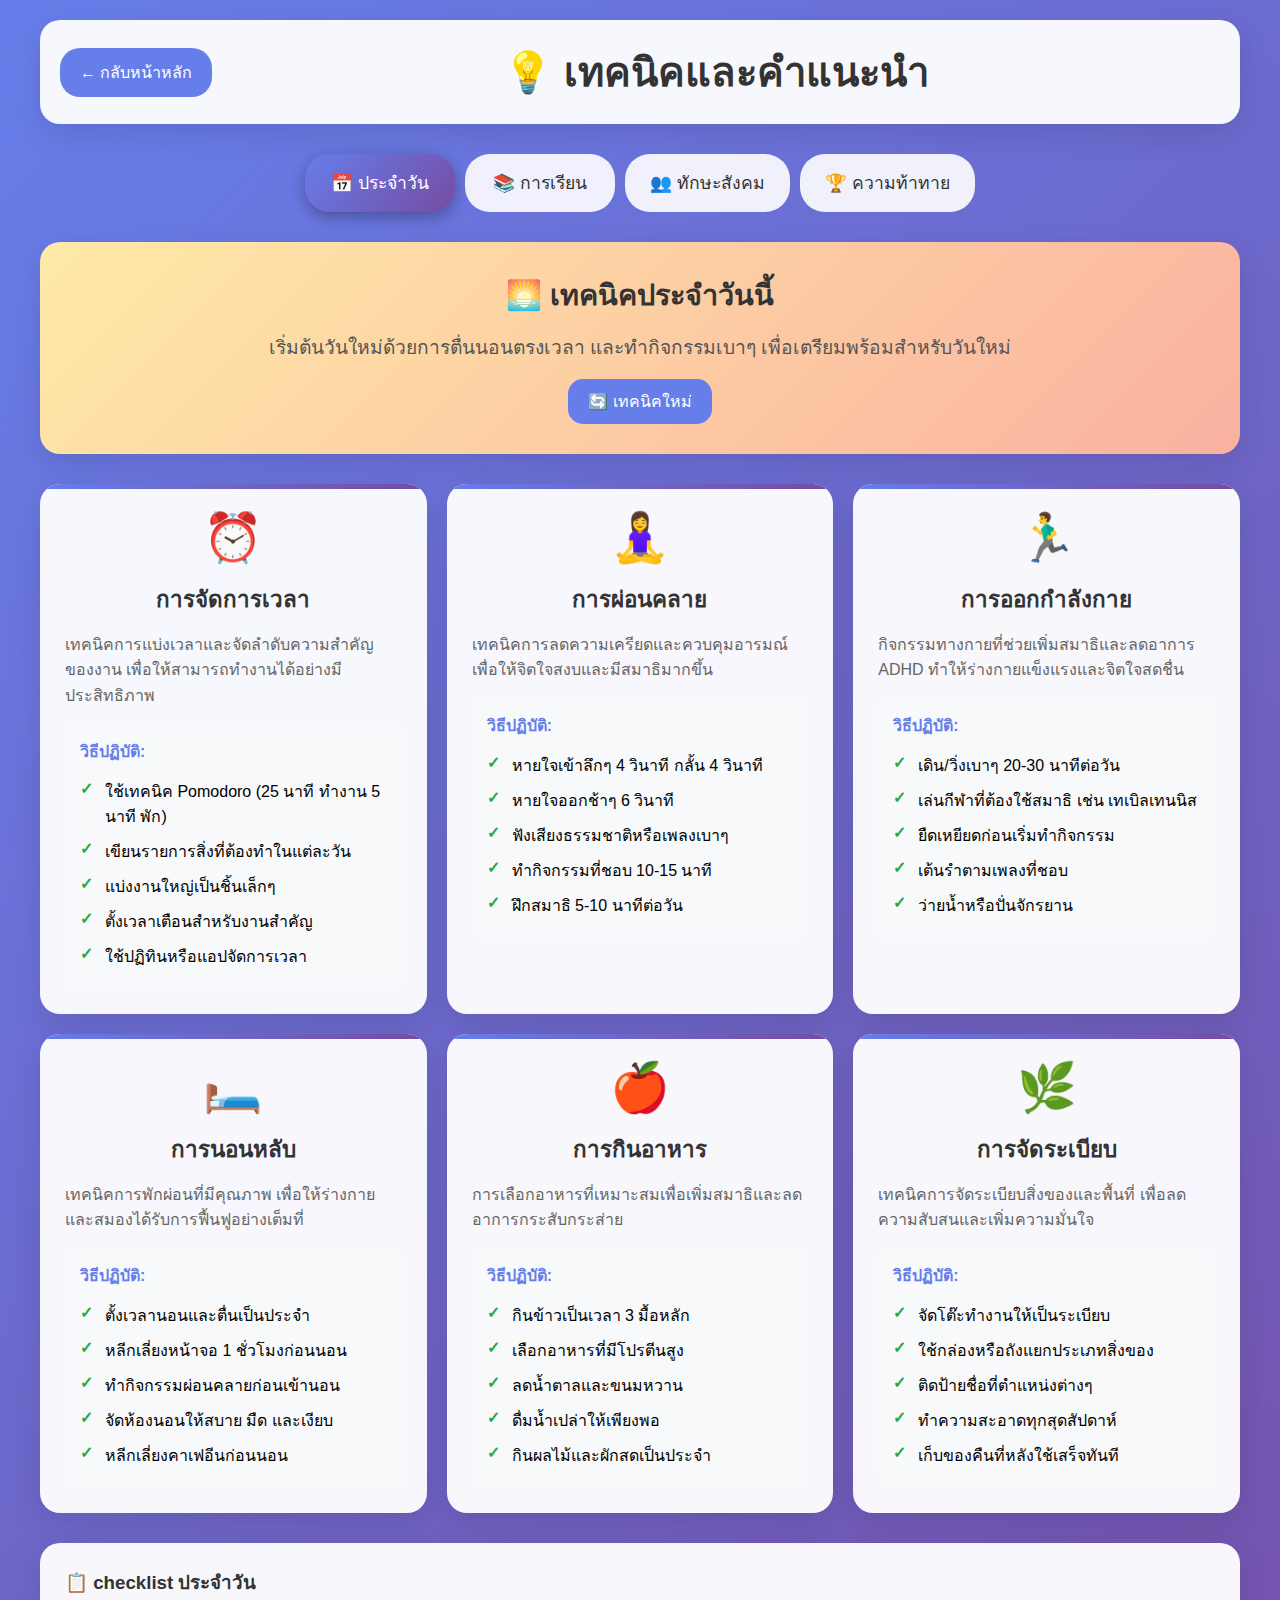
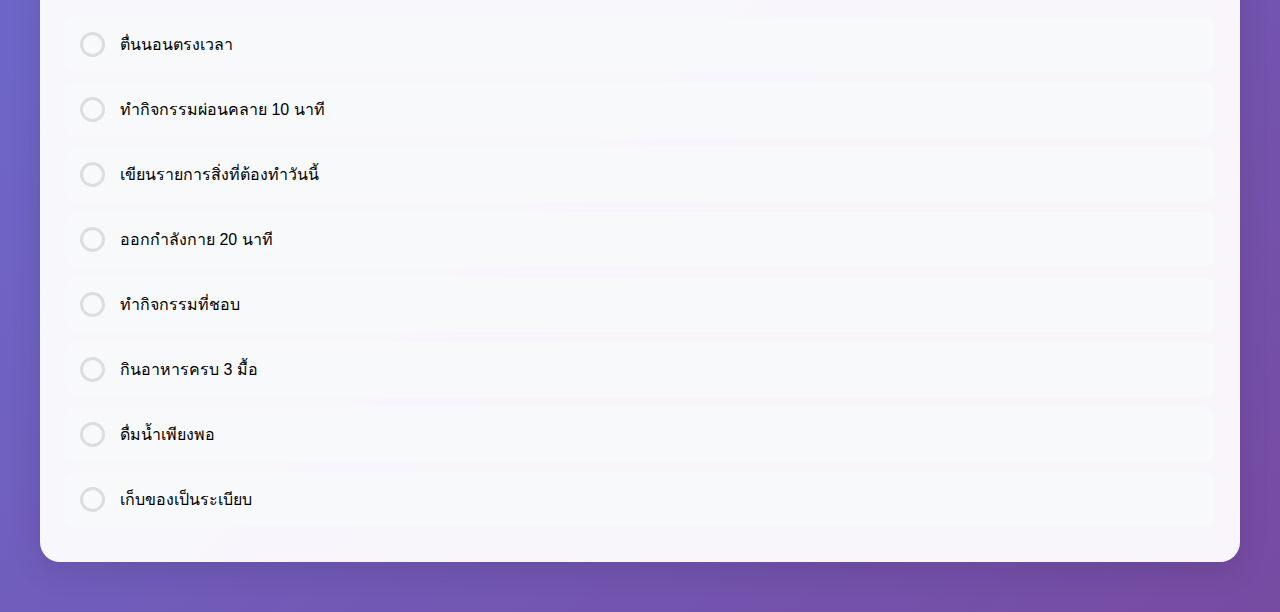
<file: tips.html>
<!DOCTYPE html>
<html lang="th">
<head>
    <meta charset="UTF-8">
    <meta name="viewport" content="width=device-width, initial-scale=1.0">
    <title>เทคนิคและคำแนะนำ - ADHD Support</title>
    <style>
        * {
            margin: 0;
            padding: 0;
            box-sizing: border-box;
        }

        body {
            font-family: 'Arial', sans-serif;
            background: linear-gradient(135deg, #667eea 0%, #764ba2 100%);
            min-height: 100vh;
            padding: 20px;
        }

        .container {
            max-width: 1200px;
            margin: 0 auto;
        }

        /* Header */
        .header {
            background: rgba(255, 255, 255, 0.95);
            padding: 20px;
            border-radius: 20px;
            margin-bottom: 30px;
            box-shadow: 0 10px 30px rgba(0, 0, 0, 0.1);
            display: flex;
            justify-content: space-between;
            align-items: center;
        }

        .back-btn {
            background: #667eea;
            color: white;
            border: none;
            padding: 12px 20px;
            border-radius: 20px;
            cursor: pointer;
            font-size: 1em;
            transition: all 0.3s ease;
            text-decoration: none;
            display: inline-block;
        }

        .back-btn:hover {
            background: #5a6fd8;
            transform: translateY(-2px);
        }

        .page-title {
            font-size: 2.5em;
            color: #333;
            text-align: center;
            flex: 1;
        }

        /* Navigation Tabs */
        .nav-tabs {
            display: flex;
            justify-content: center;
            margin-bottom: 30px;
            gap: 10px;
            flex-wrap: wrap;
        }

        .nav-tab {
            background: rgba(255, 255, 255, 0.9);
            border: none;
            padding: 15px 25px;
            border-radius: 25px;
            cursor: pointer;
            font-size: 1.1em;
            transition: all 0.3s ease;
            color: #333;
            min-width: 150px;
        }

        .nav-tab:hover {
            background: rgba(255, 255, 255, 1);
            transform: translateY(-2px);
            box-shadow: 0 5px 15px rgba(0, 0, 0, 0.2);
        }

        .nav-tab.active {
            background: linear-gradient(135deg, #667eea 0%, #764ba2 100%);
            color: white;
            box-shadow: 0 5px 15px rgba(0, 0, 0, 0.3);
        }

        /* Content Sections */
        .content-section {
            display: none;
            animation: fadeIn 0.5s ease-in;
        }

        .content-section.active {
            display: block;
        }

        @keyframes fadeIn {
            from { opacity: 0; transform: translateY(20px); }
            to { opacity: 1; transform: translateY(0); }
        }

        /* Tips Grid */
        .tips-grid {
            display: grid;
            grid-template-columns: repeat(auto-fit, minmax(350px, 1fr));
            gap: 20px;
            margin-bottom: 30px;
        }

        .tip-card {
            background: rgba(255, 255, 255, 0.95);
            padding: 25px;
            border-radius: 20px;
            box-shadow: 0 10px 30px rgba(0, 0, 0, 0.1);
            transition: all 0.3s ease;
            position: relative;
            overflow: hidden;
        }

        .tip-card:hover {
            transform: translateY(-5px);
            box-shadow: 0 20px 40px rgba(0, 0, 0, 0.2);
        }

        .tip-card::before {
            content: '';
            position: absolute;
            top: 0;
            left: 0;
            right: 0;
            height: 5px;
            background: linear-gradient(135deg, #667eea 0%, #764ba2 100%);
        }

        .tip-icon {
            font-size: 3em;
            text-align: center;
            margin-bottom: 15px;
        }

        .tip-title {
            font-size: 1.4em;
            font-weight: bold;
            color: #333;
            margin-bottom: 15px;
            text-align: center;
        }

        .tip-description {
            color: #666;
            line-height: 1.6;
            margin-bottom: 15px;
        }

        .tip-steps {
            background: #f8f9fa;
            padding: 15px;
            border-radius: 10px;
            margin-top: 15px;
        }

        .tip-steps h4 {
            color: #667eea;
            margin-bottom: 10px;
        }

        .tip-steps ul {
            list-style: none;
            padding: 0;
        }

        .tip-steps li {
            padding: 5px 0;
            position: relative;
            padding-left: 25px;
        }

        .tip-steps li::before {
            content: '✓';
            position: absolute;
            left: 0;
            color: #28a745;
            font-weight: bold;
        }

        /* Daily Tips Section */
        .daily-tip {
            background: linear-gradient(135deg, #ffeaa7 0%, #fab1a0 100%);
            padding: 30px;
            border-radius: 20px;
            text-align: center;
            margin-bottom: 30px;
            box-shadow: 0 10px 30px rgba(0, 0, 0, 0.1);
        }

        .daily-tip h3 {
            color: #333;
            margin-bottom: 15px;
            font-size: 1.8em;
        }

        .daily-tip p {
            color: #555;
            font-size: 1.2em;
            line-height: 1.6;
        }

        .refresh-btn {
            margin-top: 15px;
            padding: 10px 20px;
            background: #667eea;
            color: white;
            border: none;
            border-radius: 15px;
            cursor: pointer;
            font-size: 1em;
            transition: all 0.3s ease;
        }

        .refresh-btn:hover {
            background: #5a6fd8;
            transform: translateY(-2px);
        }

        /* Interactive Elements */
        .interactive-tip {
            background: linear-gradient(135deg, #a8edea 0%, #fed6e3 100%);
            padding: 25px;
            border-radius: 20px;
            text-align: center;
            margin-bottom: 20px;
            cursor: pointer;
            transition: all 0.3s ease;
        }

        .interactive-tip:hover {
            transform: scale(1.02);
            box-shadow: 0 15px 30px rgba(0, 0, 0, 0.2);
        }

        .interactive-tip.expanded {
            background: linear-gradient(135deg, #d4edda 0%, #c3e6cb 100%);
        }

        .tip-preview {
            font-weight: bold;
            color: #333;
            font-size: 1.1em;
        }

        .tip-full {
            display: none;
            margin-top: 15px;
            color: #555;
            line-height: 1.6;
        }

        .tip-full.show {
            display: block;
        }

        /* Progress Tracker */
        .progress-tracker {
            background: rgba(255, 255, 255, 0.95);
            padding: 25px;
            border-radius: 20px;
            margin-bottom: 30px;
            box-shadow: 0 10px 30px rgba(0, 0, 0, 0.1);
        }

        .progress-item {
            display: flex;
            align-items: center;
            padding: 15px;
            margin-bottom: 10px;
            background: #f8f9fa;
            border-radius: 10px;
            transition: all 0.3s ease;
        }

        .progress-item:hover {
            background: #e9ecef;
        }

        .progress-checkbox {
            width: 25px;
            height: 25px;
            border: 3px solid #ddd;
            border-radius: 50%;
            cursor: pointer;
            margin-right: 15px;
            transition: all 0.3s ease;
        }

        .progress-checkbox.checked {
            background: #28a745;
            border-color: #28a745;
            position: relative;
        }

        .progress-checkbox.checked::after {
            content: '✓';
            position: absolute;
            top: 50%;
            left: 50%;
            transform: translate(-50%, -50%);
            color: white;
            font-size: 0.9em;
        }

        /* Special Effects */
        .challenge-card {
            background: linear-gradient(135deg, #ff9a9e 0%, #fecfef 50%, #fecfef 100%);
            border: 3px solid #ff6b6b;
        }

        .challenge-card .tip-icon {
            animation: bounce 2s infinite;
        }

        @keyframes bounce {
            0%, 20%, 50%, 80%, 100% { transform: translateY(0); }
            40% { transform: translateY(-10px); }
            60% { transform: translateY(-5px); }
        }

        /* Responsive Design */
        @media (max-width: 768px) {
            .header {
                flex-direction: column;
                gap: 15px;
            }

            .page-title {
                font-size: 2em;
            }

            .nav-tabs {
                flex-direction: column;
                align-items: center;
            }

            .nav-tab {
                width: 100%;
                max-width: 300px;
            }

            .tips-grid {
                grid-template-columns: 1fr;
            }
        }
    </style>
</head>
<body>
    <div class="container">
        <!-- Header -->
        <div class="header">
            <a href="activity.html" class="back-btn">← กลับหน้าหลัก</a>
            <h1 class="page-title">💡 เทคนิคและคำแนะนำ</h1>
            <div></div>
        </div>

        <!-- Navigation Tabs -->
        <div class="nav-tabs">
            <button class="nav-tab active" onclick="showSection('daily')">📅 ประจำวัน</button>
            <button class="nav-tab" onclick="showSection('study')">📚 การเรียน</button>
            <button class="nav-tab" onclick="showSection('social')">👥 ทักษะสังคม</button>
            <button class="nav-tab" onclick="showSection('challenges')">🏆 ความท้าทาย</button>
        </div>

        <!-- Daily Tips Section -->
        <div id="daily" class="content-section active">
            <div class="daily-tip">
                <h3>🌅 เทคนิคประจำวันนี้</h3>
                <p id="dailyTipText">เริ่มต้นวันใหม่ด้วยการตื่นนอนตรงเวลา และทำกิจกรรมเบาๆ เพื่อเตรียมพร้อมสำหรับวันใหม่</p>
                <button class="refresh-btn" onclick="getNewDailyTip()">🔄 เทคนิคใหม่</button>
            </div>

            <div class="tips-grid">
                <div class="tip-card">
                    <div class="tip-icon">⏰</div>
                    <div class="tip-title">การจัดการเวลา</div>
                    <div class="tip-description">
                        เทคนิคการแบ่งเวลาและจัดลำดับความสำคัญของงาน เพื่อให้สามารถทำงานได้อย่างมีประสิทธิภาพ
                    </div>
                    <div class="tip-steps">
                        <h4>วิธีปฏิบัติ:</h4>
                        <ul>
                            <li>ใช้เทคนิค Pomodoro (25 นาที ทำงาน 5 นาที พัก)</li>
                            <li>เขียนรายการสิ่งที่ต้องทำในแต่ละวัน</li>
                            <li>แบ่งงานใหญ่เป็นชิ้นเล็กๆ</li>
                            <li>ตั้งเวลาเตือนสำหรับงานสำคัญ</li>
                            <li>ใช้ปฏิทินหรือแอปจัดการเวลา</li>
                        </ul>
                    </div>
                </div>

                <div class="tip-card">
                    <div class="tip-icon">🧘‍♀️</div>
                    <div class="tip-title">การผ่อนคลาย</div>
                    <div class="tip-description">
                        เทคนิคการลดความเครียดและควบคุมอารมณ์ เพื่อให้จิตใจสงบและมีสมาธิมากขึ้น
                    </div>
                    <div class="tip-steps">
                        <h4>วิธีปฏิบัติ:</h4>
                        <ul>
                            <li>หายใจเข้าลึกๆ 4 วินาที กลั้น 4 วินาที</li>
                            <li>หายใจออกช้าๆ 6 วินาที</li>
                            <li>ฟังเสียงธรรมชาติหรือเพลงเบาๆ</li>
                            <li>ทำกิจกรรมที่ชอบ 10-15 นาที</li>
                            <li>ฝึกสมาธิ 5-10 นาทีต่อวัน</li>
                        </ul>
                    </div>
                </div>

                <div class="tip-card">
                    <div class="tip-icon">🏃‍♂️</div>
                    <div class="tip-title">การออกกำลังกาย</div>
                    <div class="tip-description">
                        กิจกรรมทางกายที่ช่วยเพิ่มสมาธิและลดอาการ ADHD ทำให้ร่างกายแข็งแรงและจิตใจสดชื่น
                    </div>
                    <div class="tip-steps">
                        <h4>วิธีปฏิบัติ:</h4>
                        <ul>
                            <li>เดิน/วิ่งเบาๆ 20-30 นาทีต่อวัน</li>
                            <li>เล่นกีฬาที่ต้องใช้สมาธิ เช่น เทเบิลเทนนิส</li>
                            <li>ยืดเหยียดก่อนเริ่มทำกิจกรรม</li>
                            <li>เต้นรำตามเพลงที่ชอบ</li>
                            <li>ว่ายน้ำหรือปั่นจักรยาน</li>
                        </ul>
                    </div>
                </div>

                <div class="tip-card">
                    <div class="tip-icon">🛏️</div>
                    <div class="tip-title">การนอนหลับ</div>
                    <div class="tip-description">
                        เทคนิคการพักผ่อนที่มีคุณภาพ เพื่อให้ร่างกายและสมองได้รับการฟื้นฟูอย่างเต็มที่
                    </div>
                    <div class="tip-steps">
                        <h4>วิธีปฏิบัติ:</h4>
                        <ul>
                            <li>ตั้งเวลานอนและตื่นเป็นประจำ</li>
                            <li>หลีกเลี่ยงหน้าจอ 1 ชั่วโมงก่อนนอน</li>
                            <li>ทำกิจกรรมผ่อนคลายก่อนเข้านอน</li>
                            <li>จัดห้องนอนให้สบาย มืด และเงียบ</li>
                            <li>หลีกเลี่ยงคาเฟอีนก่อนนอน</li>
                        </ul>
                    </div>
                </div>

                <div class="tip-card">
                    <div class="tip-icon">🍎</div>
                    <div class="tip-title">การกินอาหาร</div>
                    <div class="tip-description">
                        การเลือกอาหารที่เหมาะสมเพื่อเพิ่มสมาธิและลดอาการกระสับกระส่าย
                    </div>
                    <div class="tip-steps">
                        <h4>วิธีปฏิบัติ:</h4>
                        <ul>
                            <li>กินข้าวเป็นเวลา 3 มื้อหลัก</li>
                            <li>เลือกอาหารที่มีโปรตีนสูง</li>
                            <li>ลดน้ำตาลและขนมหวาน</li>
                            <li>ดื่มน้ำเปล่าให้เพียงพอ</li>
                            <li>กินผลไม้และผักสดเป็นประจำ</li>
                        </ul>
                    </div>
                </div>

                <div class="tip-card">
                    <div class="tip-icon">🌿</div>
                    <div class="tip-title">การจัดระเบียบ</div>
                    <div class="tip-description">
                        เทคนิคการจัดระเบียบสิ่งของและพื้นที่ เพื่อลดความสับสนและเพิ่มความมั่นใจ
                    </div>
                    <div class="tip-steps">
                        <h4>วิธีปฏิบัติ:</h4>
                        <ul>
                            <li>จัดโต๊ะทำงานให้เป็นระเบียบ</li>
                            <li>ใช้กล่องหรือถังแยกประเภทสิ่งของ</li>
                            <li>ติดป้ายชื่อที่ตำแหน่งต่างๆ</li>
                            <li>ทำความสะอาดทุกสุดสัปดาห์</li>
                            <li>เก็บของคืนที่หลังใช้เสร็จทันที</li>
                        </ul>
                    </div>
                </div>
            </div>

            <div class="progress-tracker">
                <h3 style="color: #333; margin-bottom: 20px;">📋 checklist ประจำวัน</h3>
                <div class="progress-item">
                    <div class="progress-checkbox" onclick="toggleCheck(this)"></div>
                    <span>ตื่นนอนตรงเวลา</span>
                </div>
                <div class="progress-item">
                    <div class="progress-checkbox" onclick="toggleCheck(this)"></div>
                    <span>ทำกิจกรรมผ่อนคลาย 10 นาที</span>
                </div>
                <div class="progress-item">
                    <div class="progress-checkbox" onclick="toggleCheck(this)"></div>
                    <span>เขียนรายการสิ่งที่ต้องทำวันนี้</span>
                </div>
                <div class="progress-item">
                    <div class="progress-checkbox" onclick="toggleCheck(this)"></div>
                    <span>ออกกำลังกาย 20 นาที</span>
                </div>
                <div class="progress-item">
                    <div class="progress-checkbox" onclick="toggleCheck(this)"></div>
                    <span>ทำกิจกรรมที่ชอบ</span>
                </div>
                <div class="progress-item">
                    <div class="progress-checkbox" onclick="toggleCheck(this)"></div>
                    <span>กินอาหารครบ 3 มื้อ</span>
                </div>
                <div class="progress-item">
                    <div class="progress-checkbox" onclick="toggleCheck(this)"></div>
                    <span>ดื่มน้ำเพียงพอ</span>
                </div>
                <div class="progress-item">
                    <div class="progress-checkbox" onclick="toggleCheck(this)"></div>
                    <span>เก็บของเป็นระเบียบ</span>
                </div>
            </div>
        </div>

        <!-- Study Tips Section -->
        <div id="study" class="content-section">
            <div class="daily-tip">
                <h3>📚 เทคนิคการเรียนวันนี้</h3>
                <p id="studyTipText">ใช้เทคนิค Active Reading - อ่านแล้วสรุปสั้นๆ ทุกย่อหน้าเพื่อเพิ่มความเข้าใจ</p>
                <button class="refresh-btn" onclick="getNewStudyTip()">🔄 เทคนิคใหม่</button>
            </div>

            <div class="tips-grid">
                <div class="tip-card">
                    <div class="tip-icon">📖</div>
                    <div class="tip-title">เทคนิคการอ่าน</div>
                    <div class="tip-description">
                        วิธีการอ่านที่มีประสิทธิภาพสำหรับเด็ก ADHD ช่วยให้เข้าใจเนื้อหาได้ดีขึ้น
                    </div>
                    <div class="tip-steps">
                        <h4>วิธีปฏิบัติ:</h4>
                        <ul>
                            <li>อ่านในช่วงเวลาสั้นๆ (15-20 นาที)</li>
                            <li>ใช้นิ้วชี้ตามบรรทัดที่อ่าน</li>
                            <li>สรุปแต่ละย่อหน้าด้วยคำพูดของตัวเอง</li>
                            <li>ถามคำถามตัวเองหลังอ่านจบ</li>
                            <li>ใช้ไฮไลท์เตอร์ทำเครื่องหมายจุดสำคัญ</li>
                        </ul>
                    </div>
                </div>

                <div class="tip-card">
                    <div class="tip-icon">✍️</div>
                    <div class="tip-title">เทคนิคการเขียน</div>
                    <div class="tip-description">
                        วิธีการเขียนงานอย่างมีระบบ เพื่อให้ได้งานเขียนที่มีคุณภาพ
                    </div>
                    <div class="tip-steps">
                        <h4>วิธีปฏิบัติ:</h4>
                        <ul>
                            <li>เริ่มต้นด้วยการเขียนโครงร่าง</li>
                            <li>เขียนทีละย่อหน้า พักทุก 2-3 ย่อหน้า</li>
                            <li>ใช้ปากกาสีต่างๆ จัดหมวดหมู่ข้อมูล</li>
                            <li>ตรวจสอบการสะกดและไวยากรณ์</li>
                            <li>อ่านงานที่เขียนเสร็จแล้วอีกครั้ง</li>
                        </ul>
                    </div>
                </div>

                <div class="tip-card">
                    <div class="tip-icon">🧮</div>
                    <div class="tip-title">เทคนิคการคำนวณ</div>
                    <div class="tip-description">
                        วิธีการทำคณิตศาสตร์ให้ง่ายขึ้น เพื่อเพิ่มความมั่นใจในการแก้โจทย์
                    </div>
                    <div class="tip-steps">
                        <h4>วิธีปฏิบัติ:</h4>
                        <ul>
                            <li>ใช้วัสดุสีสันในการคำนวณ</li>
                            <li>แบ่งโจทย์ยากเป็นขั้นตอนย่อยๆ</li>
                            <li>ใช้ของจริงช่วยในการเรียนรู้</li>
                            <li>ฝึกซ้อมโจทย์ง่ายๆ เป็นประจำ</li>
                            <li>ตรวจสอบคำตอบด้วยวิธีอื่น</li>
                        </ul>
                    </div>
                </div>

                <div class="tip-card">
                    <div class="tip-icon">🎨</div>
                    <div class="tip-title">เทคนิคการจำ</div>
                    <div class="tip-description">
                        วิธีการจำข้อมูลให้ได้ผลยาวนาน ช่วยให้เรียนรู้ได้อย่างมีประสิทธิภาพ
                    </div>
                    <div class="tip-steps">
                        <h4>วิธีปฏิบัติ:</h4>
                        <ul>
                            <li>ใช้ Mind Map และสีสันในการจำ</li>
                            <li>สร้างเรื่องราวหรือเพลงช่วยจำ</li>
                            <li>ทบทวนข้อมูลก่อนนอน</li>
                            <li>เชื่อมโยงข้อมูลใหม่กับสิ่งที่รู้อยู่แล้ว</li>
                            <li>ใช้บัตรคำศัพท์ช่วยท่องจำ</li>
                        </ul>
                    </div>
                </div>

               <div class="tip-card">
    <div class="tip-icon">🏠</div>
    <div class="tip-title">การทำการบ้าน</div>
    <div class="tip-description">
        เทคนิคการทำการบ้านอย่างมีระบบ เพื่อให้เสร็จทันเวลาและมีคุณภาพ
    </div>
    <div class="tip-steps">
        <h4>วิธีปฏิบัติ:</h4>
        <ul>
            <li>หาสถานที่เงียบสำหรับทำการบ้าน</li>
            <li>จัดเตรียมอุปกรณ์ให้ครบก่อนเริ่มทำ</li>
            <li>ทำการบ้านวิชาที่ยากก่อน เพื่อใช้พลังงานสมองในช่วงที่ยังสด</li>
            <li>แบ่งเวลาเป็นช่วง ๆ เช่น 25 นาทีทำงาน 5 นาทีพัก (Pomodoro)</li>
            <li>ตรวจทานคำตอบก่อนส่งทุกครั้ง</li>
            <li>อย่าลืมพักสายตา และยืดเส้นยืดสายเมื่อรู้สึกล้า</li>
        </ul>
    </div>
</div>
<div class="progress-tracker">
                <h3 style="color: #333; margin-bottom: 20px;">📋 Checklist การเรียน</h3>
                <div class="progress-item">
                    <div class="progress-checkbox" onclick="toggleCheck(this)"></div>
                    <span>ตรวจสอบตารางเรียนและการบ้าน</span>
                </div>
                <div class="progress-item">
                    <div class="progress-checkbox" onclick="toggleCheck(this)"></div>
                    <span>เตรียมอุปกรณ์การเรียนล่วงหน้า</span>
                </div>
                <div class="progress-item">
                    <div class="progress-checkbox" onclick="toggleCheck(this)"></div>
                    <span>อ่านบทเรียนล่วงหน้า 15 นาที</span>
                </div>
                <div class="progress-item">
                    <div class="progress-checkbox" onclick="toggleCheck(this)"></div>
                    <span>จดบันทึกสิ่งสำคัญขณะเรียน</span>
                </div>
                <div class="progress-item">
                    <div class="progress-checkbox" onclick="toggleCheck(this)"></div>
                    <span>ทบทวนบทเรียนหลังเรียนจบ</span>
                </div>
                <div class="progress-item">
                    <div class="progress-checkbox" onclick="toggleCheck(this)"></div>
                    <span>ทำแบบฝึกหัดตามกำหนด</span>
                </div>
            </div>
        </div>
        

        <!-- Social Skills Section -->
        <div id="social" class="content-section">
            <div class="daily-tip">
                <h3>👥 ทักษะสังคมวันนี้</h3>
                <p id="socialTipText">ฝึกการฟังอย่างตั้งใจ - มองตาคู่สนทนา พยักหน้าแสดงความเข้าใจ และถามคำถามที่เกี่ยวข้อง</p>
                <button class="refresh-btn" onclick="getNewSocialTip()">🔄 เทคนิคใหม่</button>
            </div>

            <div class="tips-grid">
                <div class="tip-card">
                    <div class="tip-icon">👂</div>
                    <div class="tip-title">การฟังอย่างตั้งใจ</div>
                    <div class="tip-description">
                        เทคนิคการฟังที่ช่วยให้เข้าใจผู้อื่นและสร้างความสัมพันธ์ที่ดี
                    </div>
                    <div class="tip-steps">
                        <h4>วิธีปฏิบัติ:</h4>
                        <ul>
                            <li>หันหน้าไปหาผู้พูดและมองตา</li>
                            <li>พยักหน้าแสดงความเข้าใจ</li>
                            <li>ไม่แทรกขณะคนอื่นพูด</li>
                            <li>ถามคำถามเมื่อไม่เข้าใจ</li>
                            <li>สรุปสิ่งที่ได้ยินเพื่อยืนยัน</li>
                        </ul>
                    </div>
                </div>

                <div class="tip-card">
                    <div class="tip-icon">🗣️</div>
                    <div class="tip-title">การเริ่มบทสนทนา</div>
                    <div class="tip-description">
                        วิธีการเริ่มคุยกับเพื่อนใหม่และรักษาบทสนทนาให้น่าสนใจ
                    </div>
                    <div class="tip-steps">
                        <h4>วิธีปฏิบัติ:</h4>
                        <ul>
                            <li>เริ่มด้วยการทักทายและแนะนำตัว</li>
                            <li>ถามคำถามเกี่ยวกับความสนใจ</li>
                            <li>แบ่งปันประสบการณ์ของตัวเอง</li>
                            <li>หาหัวข้อที่ทั้งคู่สนใจ</li>
                            <li>ใช้อารมณ์ขันเบาๆ เมื่อเหมาะสม</li>
                        </ul>
                    </div>
                </div>

                <div class="tip-card">
                    <div class="tip-icon">🤝</div>
                    <div class="tip-title">การแก้ปัญหาขัดแย้ง</div>
                    <div class="tip-description">
                        เทคนิคการจัดการความขัดแย้งอย่างสร้างสรรค์และรักษาความสัมพันธ์
                    </div>
                    <div class="tip-steps">
                        <h4>วิธีปฏิบัติ:</h4>
                        <ul>
                            <li>หายใจลึกและใจเย็นก่อนตอบ</li>
                            <li>พูดด้วยน้ำเสียงสงบและสุภาพ</li>
                            <li>ฟังเหตุผลของอีกฝ่ายอย่างตั้งใจ</li>
                            <li>หาจุดร่วมที่ทุกคนเห็นด้วย</li>
                            <li>เสนอทางออกที่ทุกคนได้ประโยชน์</li>
                        </ul>
                    </div>
                </div>

                <div class="tip-card">
                    <div class="tip-icon">👨‍👩‍👧‍👦</div>
                    <div class="tip-title">การทำงานเป็นทีม</div>
                    <div class="tip-description">
                        วิธีการร่วมมือกับผู้อื่นอย่างมีประสิทธิภาพและสร้างสรรค์
                    </div>
                    <div class="tip-steps">
                        <h4>วิธีปฏิบัติ:</h4>
                        <ul>
                            <li>แบ่งหน้าที่ตามจุดแข็งของแต่ละคน</li>
                            <li>ตั้งเป้าหมายร่วมที่ชัดเจน</li>
                            <li>สื่อสารอย่างสม่ำเสมอ</li>
                            <li>ให้กำลังใจและชื่นชมผู้อื่น</li>
                            <li>ขอความช่วยเหลือเมื่อจำเป็น</li>
                        </ul>
                    </div>
                </div>

                <div class="tip-card">
                    <div class="tip-icon">😊</div>
                    <div class="tip-title">การแสดงอารมณ์</div>
                    <div class="tip-description">
                        การควบคุมและแสดงอารมณ์อย่างเหมาะสมในสถานการณ์ต่างๆ
                    </div>
                    <div class="tip-steps">
                        <h4>วิธีปฏิบัติ:</h4>
                        <ul>
                            <li>รู้จักอารมณ์ของตัวเองก่อน</li>
                            <li>หาวิธีแสดงออกที่เหมาะสม</li>
                            <li>ใช้คำพูดบอกความรู้สึก</li>
                            <li>เลือกเวลาและสถานที่ที่เหมาะสม</li>
                            <li>เคารพความรู้สึกของผู้อื่น</li>
                        </ul>
                    </div>
                </div>

                <div class="tip-card">
                    <div class="tip-icon">🎭</div>
                    <div class="tip-title">การอ่านบอดี้แลงเกจ</div>
                    <div class="tip-description">
                        การเข้าใจสัญญาณที่ไม่ใช่คำพูดเพื่อสื่อสารได้ดีขึ้น
                    </div>
                    <div class="tip-steps">
                        <h4>วิธีปฏิบัติ:</h4>
                        <ul>
                            <li>สังเกตสีหน้าและท่าทางคู่สนทนา</li>
                            <li>ฟังน้ำเสียงและการเปลี่ยนแปลง</li>
                            <li>สังเกตการเคลื่อนไหวของร่างกาย</li>
                            <li>ถามเพื่อยืนยันสิ่งที่สังเกตได้</li>
                            <li>ฝึกควบคุมบอดี้แลงเกจของตัวเอง</li>
                        </ul>
                    </div>
                </div>
            </div>

            <div class="progress-tracker">
                <h3 style="color: #333; margin-bottom: 20px;">📋 Checklist ทักษะสังคม</h3>
                <div class="progress-item">
                    <div class="progress-checkbox" onclick="toggleCheck(this)"></div>
                    <span>ทักทายเพื่อนและครูด้วยความสุภาพ</span>
                </div>
                <div class="progress-item">
                    <div class="progress-checkbox" onclick="toggleCheck(this)"></div>
                    <span>ฟังคำแนะนำและคำติชมอย่างใจเปิด</span>
                </div>
                <div class="progress-item">
                    <div class="progress-checkbox" onclick="toggleCheck(this)"></div>
                    <span>ช่วยเหลือเพื่อนเมื่อมีโอกาส</span>
                </div>
                <div class="progress-item">
                    <div class="progress-checkbox" onclick="toggleCheck(this)"></div>
                    <span>แบ่งปันและให้ความร่วมมือ</span>
                </div>
                <div class="progress-item">
                    <div class="progress-checkbox" onclick="toggleCheck(this)"></div>
                    <span>ขอโทษเมื่อทำผิดพลาด</span>
                </div>
                <div class="progress-item">
                    <div class="progress-checkbox" onclick="toggleCheck(this)"></div>
                    <span>แสดงความขอบคุณและชื่นชม</span>
                </div>
            </div>
        </div>

        <!-- Challenges Section -->
        <div id="challenges" class="content-section">
            <div class="daily-tip">
                <h3>🏆 ความท้าทายวันนี้</h3>
                <p id="challengeTipText">ลองฝึกสมาธิ 5 นาที โดยนั่งเงียบๆ และนับลมหายใจ จาก 1 ถึง 10 แล้วเริ่มใหม่</p>
                <button class="refresh-btn" onclick="getNewChallengeTip()">🔄 ความท้าทายใหม่</button>
            </div>

            <div class="tips-grid">
                <div class="tip-card challenge-card">
                    <div class="tip-icon">🧠</div>
                    <div class="tip-title">ท้าทายความจำ</div>
                    <div class="tip-description">
                        เกมและกิจกรรมเพื่อฝึกความจำและสมาธิให้แข็งแรงขึ้น
                    </div>
                    <div class="tip-steps">
                        <h4>กิจกรรมที่แนะนำ:</h4>
                        <ul>
                            <li>เล่นเกมจับคู่รูปภาพ</li>
                            <li>ท่องเพลงหรือบทกวีใหม่</li>
                            <li>จำลำดับตัวเลขที่เพิ่มขึ้น</li>
                            <li>เล่นเกมไพ่หรือปริศนา</li>
                            <li>ฝึกจำเส้นทางใหม่ๆ</li>
                        </ul>
                    </div>
                </div>

                <div class="tip-card challenge-card">
                    <div class="tip-icon">⚡</div>
                    <div class="tip-title">ท้าทายความเร็ว</div>
                    <div class="tip-description">
                        กิจกรรมที่ฝึกการตอบสนองอย่างรวดเร็วและแม่นยำ
                    </div>
                    <div class="tip-steps">
                        <h4>กิจกรรมที่แนะนำ:</h4>
                        <ul>
                            <li>แก้เลขในใจภายใน 30 วินาที</li>
                            <li>อ่านคำศัพท์ใหม่ 10 คำ</li>
                            <li>เรียงลำดับสิ่งของอย่างเร็ว</li>
                            <li>เขียนตัวอักษรให้เร็วและสวย</li>
                            <li>เล่นเกมปฏิกิริยาออนไลน์</li>
                        </ul>
                    </div>
                </div>

                <div class="tip-card challenge-card">
                    <div class="tip-icon">🎯</div>
                    <div class="tip-title">ท้าทายสมาธิ</div>
                    <div class="tip-description">
                        การฝึกสมาธิและการมีจิตใจอยู่กับปัจจุบัน
                    </div>
                    <div class="tip-steps">
                        <h4>กิจกรรมที่แนะนำ:</h4>
                        <ul>
                            <li>นั่งนิ่งและฟังเสียงรอบตัว 5 นาที</li>
                            <li>มองวัตถุหนึ่งชิ้นโดยไม่ละสายตา</li>
                            <li>นับลมหายใจแบบช้าๆ</li>
                            <li>ระบายสีในแบบฝึกหัด</li>
                            <li>ทำจิ๊กซอร์หรือต่อภาพ</li>
                        </ul>
                    </div>
                </div>

                <div class="tip-card challenge-card">
                    <div class="tip-icon">💪</div>
                    <div class="tip-title">ท้าทายร่างกาย</div>
                    <div class="tip-description">
                        กิจกรรมเคลื่อนไหวที่ช่วยเพิ่มพลังและสมาธิ
                    </div>
                    <div class="tip-steps">
                        <h4>กิจกรรมที่แนะนำ:</h4>
                        <ul>
                            <li>กระโดดบนที่ 20 ครั้ง</li>
                            <li>ยืดเส้นยืดสายทุกส่วนของร่างกาย</li>
                            <li>เดินหรือวิ่งรอบบ้าน</li>
                            <li>เล่นลูกบอลโยนจับ</li>
                            <li>เต้นรำตามเพลง 1 เพลง</li>
                        </ul>
                    </div>
                </div>

                <div class="tip-card challenge-card">
                    <div class="tip-icon">🌟</div>
                    <div class="tip-title">ท้าทายความคิดสร้างสรรค์</div>
                    <div class="tip-description">
                        กิจกรรมที่กระตุ้นจิตนาการและความคิดสร้างสรรค์
                    </div>
                    <div class="tip-steps">
                        <h4>กิจกรรมที่แนะนำ:</h4>
                        <ul>
                            <li>วาดรูปสิ่งที่คิดในหัว</li>
                            <li>แต่งเรื่องสั้นๆ 5 บรรทัด</li>
                            <li>ประดิษฐ์ของใช้จากของเหลือใช้</li>
                            <li>คิดวิธีใหม่ในการทำกิจกรรมเก่า</li>
                            <li>เขียนบทกวีหรือเพลง</li>
                        </ul>
                    </div>
                </div>

                <div class="tip-card challenge-card">
                    <div class="tip-icon">🏅</div>
                    <div class="tip-title">ท้าทายรายสัปดาห์</div>
                    <div class="tip-description">
                        เป้าหมายใหญ่ที่ต้องใช้เวลาและความพยายามตลอดสัปดาห์
                    </div>
                    <div class="tip-steps">
                        <h4>กิจกรรมที่แนะนำ:</h4>
                        <ul>
                            <li>อ่านหนังสือ 1 เล่มให้จบ</li>
                            <li>เรียนรู้ทักษะใหม่ เช่น วาดรูป โรงาน</li>
                            <li>ฝึกนิสัยใหม่ทุกวันต่อเนื่อง</li>
                            <li>ท่องจำข้อมูลสำคัญ เช่น คำศัพท์</li>
                            <li>ทำโครงการเล็กๆ ที่น่าสนใจ</li>
                        </ul>
                    </div>
                </div>
            </div>

            <div class="progress-tracker">
                <h3 style="color: #333; margin-bottom: 20px;">🏆 Checklist ความท้าทาย</h3>
                <div class="progress-item">
                    <div class="progress-checkbox" onclick="toggleCheck(this)"></div>
                    <span>ทำกิจกรรมท้าทายความจำ</span>
                </div>
                <div class="progress-item">
                    <div class="progress-checkbox" onclick="toggleCheck(this)"></div>
                    <span>ฝึกสมาธิ 5-10 นาที</span>
                </div>
                <div class="progress-item">
                    <div class="progress-checkbox" onclick="toggleCheck(this)"></div>
                    <span>ทำกิจกรรมเคลื่อนไหวร่างกาย</span>
                </div>
                <div class="progress-item">
                    <div class="progress-checkbox" onclick="toggleCheck(this)"></div>
                    <span>ลองทำสิ่งใหม่ที่ท้าทาย</span>
                </div>
                <div class="progress-item">
                    <div class="progress-checkbox" onclick="toggleCheck(this)"></div>
                    <span>บันทึกความก้าวหน้าในสมุด</span>
                </div>
                <div class="progress-item">
                    <div class="progress-checkbox" onclick="toggleCheck(this)"></div>
                    <span>ให้รางวัลตัวเองเมื่อทำสำเร็จ</span>
                </div>
            </div>
        </div>
    </div>
</script>
<script>
  function showSection(sectionId) {
    // ซ่อนทุก section
    const sections = document.querySelectorAll('.content-section');
    sections.forEach(section => {
      section.classList.remove('active');
    });

    // เอา class active ไปใส่ section ที่เลือก
    const targetSection = document.getElementById(sectionId);
    if (targetSection) {
      targetSection.classList.add('active');
    }

    // เอา class active ออกจากปุ่มทั้งหมด แล้วใส่ให้ปุ่มที่คลิก
    const tabs = document.querySelectorAll('.nav-tab');
    tabs.forEach(tab => {
      tab.classList.remove('active');
    });

    // ใส่ให้ปุ่มที่กด (ค้นหาจาก innerText หรือใช้ data-id ก็ได้)
    event.target.classList.add('active');
  }
</script>
</body>
</html>
</file>
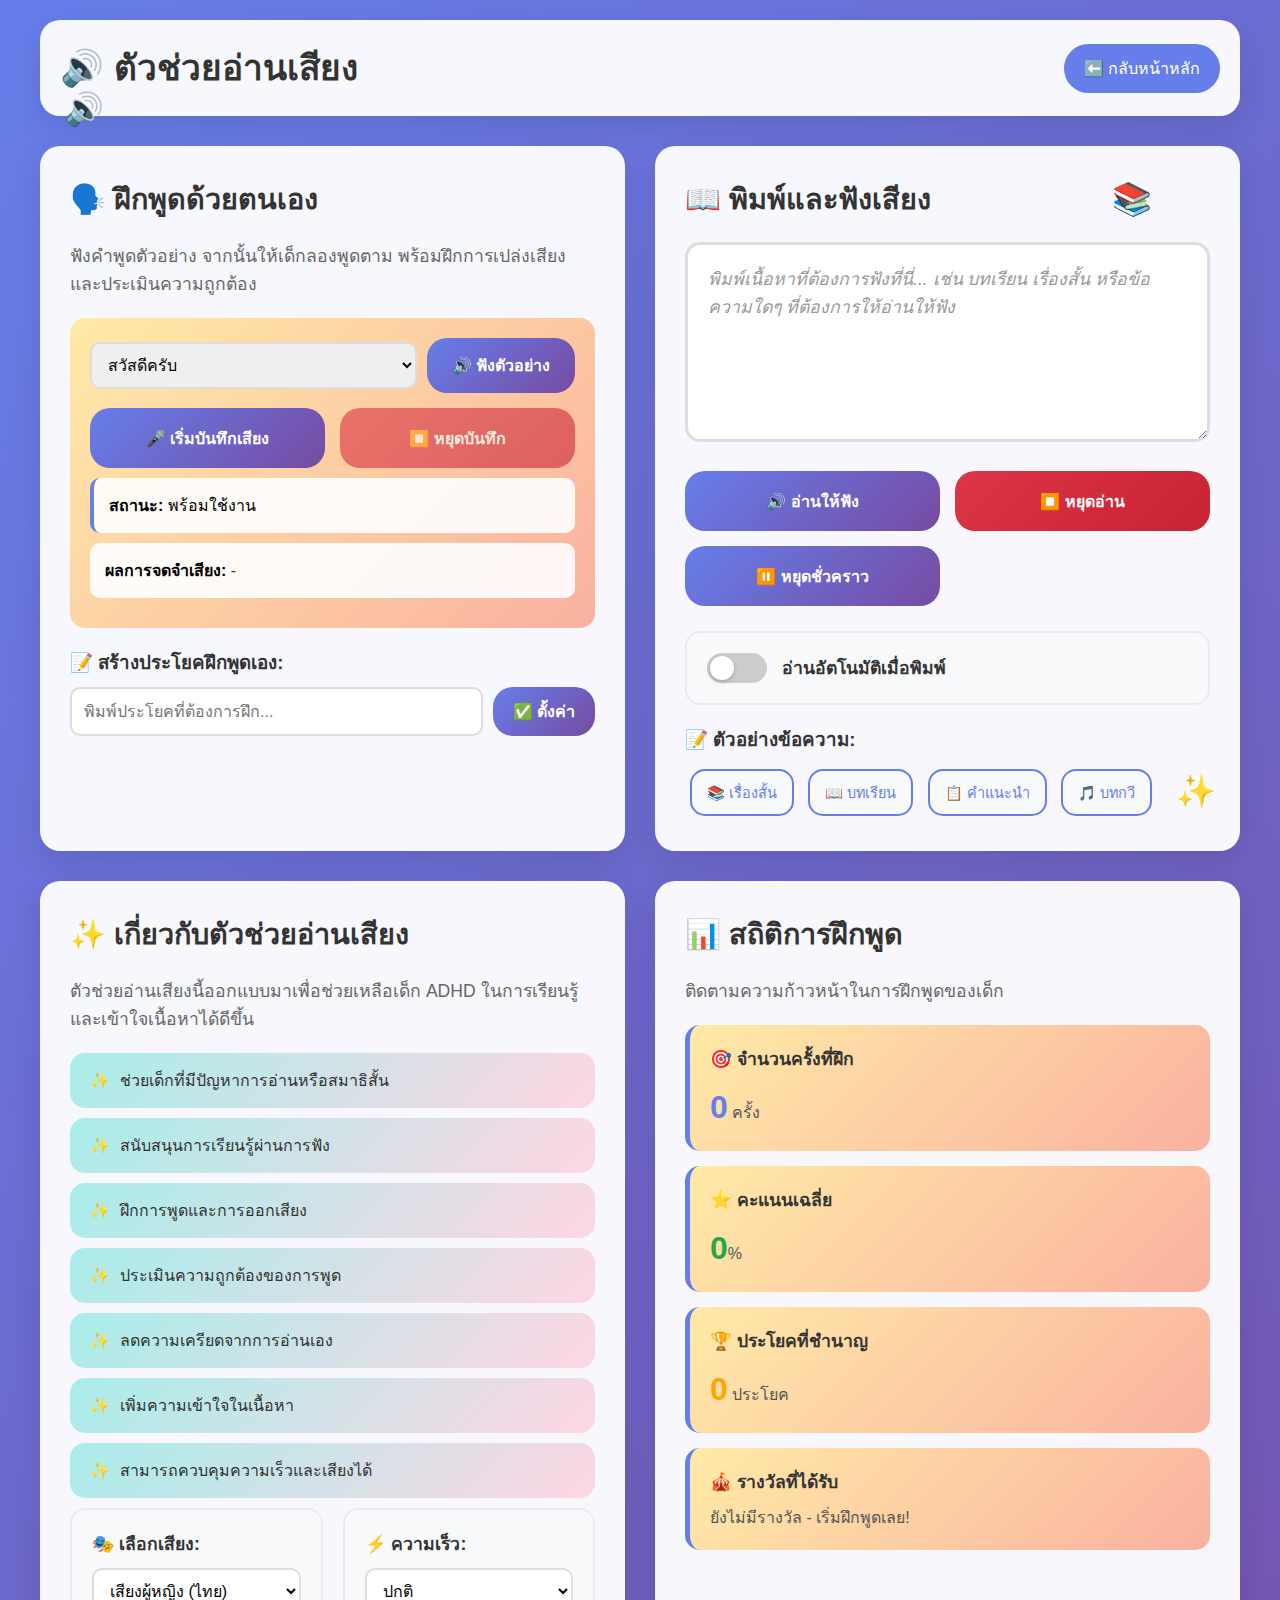
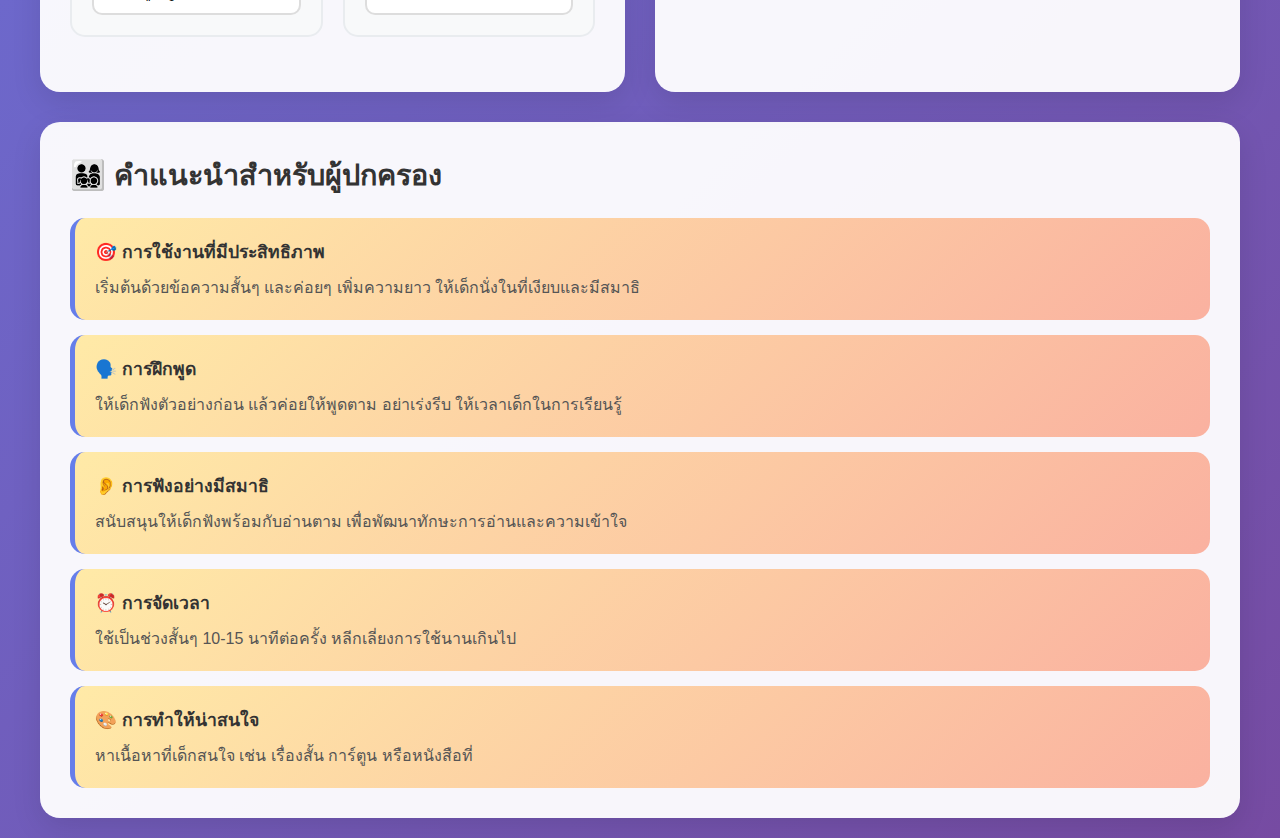
<file: voice-assist.html>
<!DOCTYPE html>
<html lang="th">
<head>
    <meta charset="UTF-8">
    <meta name="viewport" content="width=device-width, initial-scale=1.0">
    <title>ตัวช่วยอ่านเสียง - ADHD Support</title>

    <body>
    <!-- Floating Elements -->
    <div class="floating-element" style="top: 10%; left: 5%;">🔊</div>
    <div class="floating-element" style="top: 20%; right: 10%; animation-delay: -2s;">📚</div>
    <div class="floating-element" style="bottom: 10%; right: 5%; animation-delay: -1s;">✨</div>

    <!-- Status Indicator -->
    <div class="status-indicator" id="statusIndicator">
        <span id="statusIcon">🔊</span>
        <span id="statusText">กำลังอ่าน...</span>
    </div>

    <div class="container">
        <!-- Header -->
        <div class="header">
            <h1>🔊 ตัวช่วยอ่านเสียง</h1>
            <a href="activity.html" class="back-btn">
                ⬅️ กลับหน้าหลัก
            </a>
        </div>

        <!-- Main Content -->
        <div class="main-grid">
            <!-- Speech Practice Section -->
            <div class="card">
                <h2>🗣️ ฝึกพูดด้วยตนเอง</h2>
                <div class="feature-description">
                    ฟังคำพูดตัวอย่าง จากนั้นให้เด็กลองพูดตาม พร้อมฝึกการเปล่งเสียงและประเมินความถูกต้อง
                </div>
                
                <div class="practice-section">
                    <div class="practice-controls">
                        <select id="practiceSelect" style="padding: 12px; font-size: 1em; border-radius: 10px; border: 2px solid #ddd;">
                            <option value="สวัสดีครับ">สวัสดีครับ</option>
                            <option value="สวัสดีค่ะ">สวัสดีค่ะ</option>
                            <option value="ขอบคุณมากครับ">ขอบคุณมากครับ</option>
                            <option value="ขอบคุณมากค่ะ">ขอบคุณมากค่ะ</option>
                            <option value="วันนี้อากาศดีจังเลย">วันนี้อากาศดีจังเลย</option>
                            <option value="ฉันชอบกินข้าวผัด">ฉันชอบกินข้าวผัด</option>
                            <option value="แมวของฉันชื่อมิมิ">แมวของฉันชื่อมิมิ</option>
                            <option value="หนูชื่ออะไรครับ">หนูชื่ออะไรครับ</option>
                            <option value="หนูชื่ออะไรค่ะ">หนูชื่ออะไรค่ะ</option>
                            <option value="ช่วยเหลือกันและกันเถอะ">ช่วยเหลือกันและกันเถอะ</option>
                        </select>
                        <button onclick="playPracticeExample()" class="control-btn" style="min-height: 50px;">
                            🔊 ฟังตัวอย่าง
                        </button>
                    </div>

                    <div class="control-section" style="margin-bottom: 0;">
                        <button onclick="startSpeechRecognition()" class="control-btn" id="recordBtn">
                            🎤 เริ่มบันทึกเสียง
                        </button>
                        <button onclick="stopSpeechRecognition()" class="control-btn stop" id="stopRecordBtn" disabled>
                            ⏹️ หยุดบันทึก
                        </button>
                    </div>

                    <div class="recording-status" id="recordingStatus">
                        <strong>สถานะ:</strong> <span id="statusMessage">พร้อมใช้งาน</span>
                    </div>

                    <div id="recognitionResult" style="background: rgba(255,255,255,0.9); padding: 15px; border-radius: 10px; margin: 10px 0; min-height: 50px;">
                        <strong>ผลการจดจำเสียง:</strong> <span id="recognizedText" style="color: #333;">-</span>
                    </div>

                    <div class="score-display" id="scoreDisplay" style="display: none;">
                        <div class="score-stars" id="scoreStars"></div>
                        <div id="scoreText" style="font-weight: bold; font-size: 1.2em;"></div>
                        <div id="feedbackText" style="margin-top: 10px; color: #555;"></div>
                    </div>
                </div>

                <!-- Custom Practice Input -->
                <div style="margin-top: 20px;">
                    <h3 style="color: #333; margin-bottom: 10px;">📝 สร้างประโยคฝึกพูดเอง:</h3>
                    <div style="display: flex; gap: 10px; margin-bottom: 15px;">
                        <input type="text" id="customPracticeText" placeholder="พิมพ์ประโยคที่ต้องการฝึก..." 
                               style="flex: 1; padding: 12px; border: 2px solid #ddd; border-radius: 10px; font-size: 1em;">
                        <button onclick="setCustomPractice()" class="control-btn" style="min-height: auto; padding: 12px 20px;">
                            ✅ ตั้งค่า
                        </button>
                    </div>
                </div>
            </div>

            <!-- Text to Speech Section -->
            <div class="card">
                <h2>📖 พิมพ์และฟังเสียง</h2>
                
                <div class="text-input-section">
                    <textarea 
                        class="text-area" 
                        id="textInput" 
                        placeholder="พิมพ์เนื้อหาที่ต้องการฟังที่นี่... เช่น บทเรียน เรื่องสั้น หรือข้อความใดๆ ที่ต้องการให้อ่านให้ฟัง"
                    ></textarea>
                </div>

                <div class="control-section">
                    <button class="control-btn" onclick="speakText()" id="speakBtn">
                        🔊 อ่านให้ฟัง
                    </button>
                    <button class="control-btn stop" onclick="stopSpeaking()" id="stopBtn">
                        ⏹️ หยุดอ่าน
                    </button>
                    <button class="control-btn" onclick="pauseResume()" id="pauseBtn">
                        ⏸️ หยุดชั่วคราว
                    </button>
                </div>

                <!-- Auto Read Toggle -->
                <div class="toggle-container">
                    <div class="toggle-switch" id="autoReadToggle" onclick="toggleAutoRead()">
                        <div class="toggle-slider"></div>
                    </div>
                    <span class="toggle-label">อ่านอัตโนมัติเมื่อพิมพ์</span>
                </div>

                <!-- Sample Texts -->
                <div class="sample-texts">
                    <h3 style="color: #333; margin-bottom: 10px;">📝 ตัวอย่างข้อความ:</h3>
                    <button class="sample-btn" onclick="loadSampleText('story')">📚 เรื่องสั้น</button>
                    <button class="sample-btn" onclick="loadSampleText('lesson')">📖 บทเรียน</button>
                    <button class="sample-btn" onclick="loadSampleText('instructions')">📋 คำแนะนำ</button>
                    <button class="sample-btn" onclick="loadSampleText('poem')">🎵 บทกวี</button>
                </div>
            </div>

            <!-- Feature Description -->
            <div class="card">
                <h2>✨ เกี่ยวกับตัวช่วยอ่านเสียง</h2>
                
                <div class="feature-description">
                    ตัวช่วยอ่านเสียงนี้ออกแบบมาเพื่อช่วยเหลือเด็ก ADHD ในการเรียนรู้และเข้าใจเนื้อหาได้ดีขึ้น
                </div>

                <ul class="feature-list">
                    <li>ช่วยเด็กที่มีปัญหาการอ่านหรือสมาธิสั้น</li>
                    <li>สนับสนุนการเรียนรู้ผ่านการฟัง</li>
                    <li>ฝึกการพูดและการออกเสียง</li>
                    <li>ประเมินความถูกต้องของการพูด</li>
                    <li>ลดความเครียดจากการอ่านเอง</li>
                    <li>เพิ่มความเข้าใจในเนื้อหา</li>
                    <li>สามารถควบคุมความเร็วและเสียงได้</li>
                </ul>

                <!-- Voice Settings -->
                <div class="voice-settings">
                    <div class="setting-group">
                        <label for="voiceSelect">🎭 เลือกเสียง:</label>
                        <select id="voiceSelect" onchange="updateVoice()">
                            <option value="0">เสียงผู้หญิง (ไทย)</option>
                            <option value="1">เสียงผู้ชาย (ไทย)</option>
                        </select>
                    </div>
                    
                    <div class="setting-group">
                        <label for="speedSelect">⚡ ความเร็ว:</label>
                        <select id="speedSelect" onchange="updateSpeed()">
                            <option value="0.7">ช้า</option>
                            <option value="1" selected>ปกติ</option>
                            <option value="1.3">เร็ว</option>
                        </select>
                    </div>
                </div>
            </div>

            <!-- Statistics and Progress -->
            <div class="card">
                <h2>📊 สถิติการฝึกพูด</h2>
                <div class="feature-description">
                    ติดตามความก้าวหน้าในการฝึกพูดของเด็ก
                </div>
                
                <div class="tips-grid">
                    <div class="tip-card">
                        <div class="tip-title">🎯 จำนวนครั้งที่ฝึก</div>
                        <div class="tip-content">
                            <span id="practiceCount" style="font-size: 2em; font-weight: bold; color: #667eea;">0</span> ครั้ง
                        </div>
                    </div>
                    
                    <div class="tip-card">
                        <div class="tip-title">⭐ คะแนนเฉลี่ย</div>
                        <div class="tip-content">
                            <span id="averageScore" style="font-size: 2em; font-weight: bold; color: #28a745;">0</span>%
                        </div>
                    </div>
                    
                    <div class="tip-card">
                        <div class="tip-title">🏆 ประโยคที่ชำนาญ</div>
                        <div class="tip-content">
                            <span id="masteredSentences" style="font-size: 2em; font-weight: bold; color: #ffa500;">0</span> ประโยค
                        </div>
                    </div>
                    
                    <div class="tip-card">
                        <div class="tip-title">🎪 รางวัลที่ได้รับ</div>
                        <div class="tip-content" id="achievements">
                            ยังไม่มีรางวัล - เริ่มฝึกพูดเลย!
                        </div>
                    </div>
                </div>
            </div>
        </div>

        <!-- Parent Tips -->
        <div class="card parent-tips">
            <h2>👨‍👩‍👧‍👦 คำแนะนำสำหรับผู้ปกครอง</h2>
            
            <div class="tips-grid">
                <div class="tip-card">
                    <div class="tip-title">🎯 การใช้งานที่มีประสิทธิภาพ</div>
                    <div class="tip-content">
                        เริ่มต้นด้วยข้อความสั้นๆ และค่อยๆ เพิ่มความยาว ให้เด็กนั่งในที่เงียบและมีสมาธิ
                    </div>
                </div>
                
                <div class="tip-card">
                    <div class="tip-title">🗣️ การฝึกพูด</div>
                    <div class="tip-content">
                        ให้เด็กฟังตัวอย่างก่อน แล้วค่อยให้พูดตาม อย่าเร่งรีบ ให้เวลาเด็กในการเรียนรู้
                    </div>
                </div>
                
                <div class="tip-card">
                    <div class="tip-title">👂 การฟังอย่างมีสมาธิ</div>
                    <div class="tip-content">
                        สนับสนุนให้เด็กฟังพร้อมกับอ่านตาม เพื่อพัฒนาทักษะการอ่านและความเข้าใจ
                    </div>
                </div>
                
                <div class="tip-card">
                    <div class="tip-title">⏰ การจัดเวลา</div>
                    <div class="tip-content">
                        ใช้เป็นช่วงสั้นๆ 10-15 นาทีต่อครั้ง หลีกเลี่ยงการใช้นานเกินไป
                    </div>
                </div>
                
                <div class="tip-card">
                    <div class="tip-title">🎨 การทำให้น่าสนใจ</div>
                    <div class="tip-content">
                        หาเนื้อหาที่เด็กสนใจ เช่น เรื่องสั้น การ์ตูน หรือหนังสือที่
                    </div>
    



<p id="recognizedText" class="recognized-text"></p>

    <style>
        * {
            margin: 0;
            padding: 0;
            box-sizing: border-box;
        }

        body {
            font-family: 'Arial', sans-serif;
            background: linear-gradient(135deg, #667eea 0%, #764ba2 100%);
            min-height: 100vh;
            padding: 20px;
        }

        .container {
            max-width: 1200px;
            margin: 0 auto;
        }

        /* Header */
        .header {
            background: rgba(255, 255, 255, 0.95);
            padding: 20px;
            border-radius: 20px;
            margin-bottom: 30px;
            box-shadow: 0 10px 30px rgba(0, 0, 0, 0.1);
            display: flex;
            justify-content: space-between;
            align-items: center;
            animation: slideDown 0.8s ease-out;
        }

        @keyframes slideDown {
            from { transform: translateY(-50px); opacity: 0; }
            to { transform: translateY(0); opacity: 1; }
        }

        .header h1 {
            color: #333;
            font-size: 2.2em;
            display: flex;
            align-items: center;
            gap: 15px;
        }

        .back-btn {
            background: #667eea;
            color: white;
            border: none;
            padding: 12px 20px;
            border-radius: 25px;
            cursor: pointer;
            font-size: 1em;
            transition: all 0.3s ease;
            text-decoration: none;
            display: flex;
            align-items: center;
            gap: 8px;
        }

        .back-btn:hover {
            background: #5a6fd8;
            transform: translateY(-2px);
        }

        /* Main Content */
        .main-grid {
            display: grid;
            grid-template-columns: 1fr 1fr;
            gap: 30px;
            margin-bottom: 30px;
        }

        .card {
            background: rgba(255, 255, 255, 0.95);
            padding: 30px;
            border-radius: 20px;
            box-shadow: 0 10px 30px rgba(0, 0, 0, 0.1);
            animation: fadeInUp 0.8s ease-out;
        }

        @keyframes fadeInUp {
            from { transform: translateY(30px); opacity: 0; }
            to { transform: translateY(0); opacity: 1; }
        }

        .card h2 {
            color: #333;
            margin-bottom: 20px;
            font-size: 1.8em;
            display: flex;
            align-items: center;
            gap: 10px;
        }

        /* Feature Description */
        .feature-description {
            color: #666;
            font-size: 1.1em;
            line-height: 1.6;
            margin-bottom: 20px;
        }

        .feature-list {
            list-style: none;
            padding: 0;
        }

        .feature-list li {
            background: linear-gradient(135deg, #a8edea 0%, #fed6e3 100%);
            padding: 15px 20px;
            margin: 10px 0;
            border-radius: 15px;
            color: #333;
            font-weight: 500;
            position: relative;
            animation: slideInRight 0.8s ease-out;
        }

        @keyframes slideInRight {
            from { transform: translateX(50px); opacity: 0; }
            to { transform: translateX(0); opacity: 1; }
        }

        .feature-list li::before {
            content: '✨';
            margin-right: 10px;
        }

        /* Speech Practice Section */
        .practice-section {
            background: linear-gradient(135deg, #ffeaa7 0%, #fab1a0 100%);
            padding: 20px;
            border-radius: 15px;
            margin-bottom: 20px;
        }

        .practice-controls {
            display: grid;
            grid-template-columns: 1fr auto;
            gap: 10px;
            margin-bottom: 15px;
            align-items: center;
        }

        .recording-status {
            background: rgba(255, 255, 255, 0.9);
            padding: 15px;
            border-radius: 10px;
            margin: 10px 0;
            border-left: 4px solid #667eea;
        }

        .recording-status.listening {
            background: rgba(40, 167, 69, 0.1);
            border-left-color: #28a745;
            animation: pulse 2s infinite;
        }

        .recording-status.error {
            background: rgba(220, 53, 69, 0.1);
            border-left-color: #dc3545;
        }

        .score-display {
            background: linear-gradient(135deg, #a8edea 0%, #fed6e3 100%);
            padding: 15px;
            border-radius: 10px;
            margin-top: 15px;
            text-align: center;
        }

        .score-stars {
            font-size: 2em;
            margin: 10px 0;
        }

        /* Text Area Section */
        .text-input-section {
            margin-bottom: 25px;
        }

        .text-area {
            width: 100%;
            min-height: 200px;
            padding: 20px;
            border: 3px solid #ddd;
            border-radius: 15px;
            font-size: 1.1em;
            line-height: 1.6;
            resize: vertical;
            transition: all 0.3s ease;
            font-family: inherit;
        }

        .text-area:focus {
            outline: none;
            border-color: #667eea;
            box-shadow: 0 0 20px rgba(102, 126, 234, 0.3);
        }

        .text-area::placeholder {
            color: #999;
            font-style: italic;
        }

        /* Control Buttons */
        .control-section {
            display: grid;
            grid-template-columns: repeat(auto-fit, minmax(200px, 1fr));
            gap: 15px;
            margin-bottom: 25px;
        }

        .control-btn {
            background: linear-gradient(135deg, #667eea 0%, #764ba2 100%);
            color: white;
            border: none;
            padding: 15px 25px;
            border-radius: 20px;
            font-size: 1em;
            cursor: pointer;
            transition: all 0.3s ease;
            display: flex;
            align-items: center;
            justify-content: center;
            gap: 10px;
            font-weight: 600;
            min-height: 60px;
        }

        .control-btn:hover {
            transform: translateY(-3px);
            box-shadow: 0 10px 25px rgba(0, 0, 0, 0.2);
        }

        .control-btn:active {
            transform: translateY(-1px);
        }

        .control-btn:disabled {
            opacity: 0.6;
            cursor: not-allowed;
            transform: none;
        }

        .control-btn.active {
            background: linear-gradient(135deg, #28a745 0%, #20c997 100%);
            animation: pulse 2s infinite;
        }

        @keyframes pulse {
            0% { box-shadow: 0 0 0 0 rgba(40, 167, 69, 0.7); }
            70% { box-shadow: 0 0 0 10px rgba(40, 167, 69, 0); }
            100% { box-shadow: 0 0 0 0 rgba(40, 167, 69, 0); }
        }

        .control-btn.stop {
            background: linear-gradient(135deg, #dc3545 0%, #c82333 100%);
        }

        .control-btn.recording {
            background: linear-gradient(135deg, #fd79a8 0%, #e84393 100%);
            animation: recordPulse 1.5s infinite;
        }

        @keyframes recordPulse {
            0%, 100% { transform: scale(1); }
            50% { transform: scale(1.05); }
        }

        /* Voice Settings */
        .voice-settings {
            display: grid;
            grid-template-columns: repeat(auto-fit, minmax(250px, 1fr));
            gap: 20px;
            margin-bottom: 25px;
        }

        .setting-group {
            background: #f8f9fa;
            padding: 20px;
            border-radius: 15px;
            border: 2px solid #e9ecef;
        }

        .setting-group label {
            display: block;
            color: #333;
            font-weight: bold;
            margin-bottom: 10px;
            font-size: 1.1em;
        }

        .setting-group select {
            width: 100%;
            padding: 12px;
            border: 2px solid #ddd;
            border-radius: 10px;
            font-size: 1em;
            background: white;
            transition: all 0.3s ease;
        }

        .setting-group select:focus {
            outline: none;
            border-color: #667eea;
        }

        /* Toggle Switch */
        .toggle-container {
            display: flex;
            align-items: center;
            gap: 15px;
            background: #f8f9fa;
            padding: 20px;
            border-radius: 15px;
            border: 2px solid #e9ecef;
        }

        .toggle-switch {
            position: relative;
            width: 60px;
            height: 30px;
            background: #ccc;
            border-radius: 30px;
            cursor: pointer;
            transition: all 0.3s ease;
        }

        .toggle-switch.active {
            background: #667eea;
        }

        .toggle-slider {
            position: absolute;
            top: 3px;
            left: 3px;
            width: 24px;
            height: 24px;
            background: white;
            border-radius: 50%;
            transition: all 0.3s ease;
            box-shadow: 0 2px 5px rgba(0, 0, 0, 0.2);
        }

        .toggle-switch.active .toggle-slider {
            transform: translateX(30px);
        }

        .toggle-label {
            color: #333;
            font-weight: bold;
            font-size: 1.1em;
        }

        /* Parent Tips */
        .parent-tips {
            animation: fadeInUp 0.8s ease-out 0.3s both;
        }

        .tips-grid {
            display: grid;
            gap: 15px;
        }

        .tip-card {
            background: linear-gradient(135deg, #ffeaa7 0%, #fab1a0 100%);
            padding: 20px;
            border-radius: 15px;
            border-left: 5px solid #667eea;
            transition: all 0.3s ease;
        }

        .tip-card:hover {
            transform: translateX(5px);
            box-shadow: 0 10px 20px rgba(0, 0, 0, 0.1);
        }

        .tip-title {
            font-weight: bold;
            color: #333;
            margin-bottom: 10px;
            font-size: 1.1em;
        }

        .tip-content {
            color: #555;
            line-height: 1.5;
        }

        /* Status Indicator */
        .status-indicator {
            position: fixed;
            top: 20px;
            right: 20px;
            background: rgba(255, 255, 255, 0.95);
            padding: 15px 25px;
            border-radius: 25px;
            box-shadow: 0 5px 15px rgba(0, 0, 0, 0.2);
            display: none;
            align-items: center;
            gap: 10px;
            z-index: 1000;
        }

        .status-indicator.show {
            display: flex;
            animation: slideIn 0.5s ease-out;
        }

        @keyframes slideIn {
            from { transform: translateX(100px); opacity: 0; }
            to { transform: translateX(0); opacity: 1; }
        }

        /* Sample Texts */
        .sample-texts {
            margin-top: 20px;
        }

        .sample-btn {
            background: #f8f9fa;
            border: 2px solid #667eea;
            color: #667eea;
            padding: 10px 15px;
            border-radius: 15px;
            cursor: pointer;
            margin: 5px;
            transition: all 0.3s ease;
            font-size: 0.9em;
        }

        .sample-btn:hover {
            background: #667eea;
            color: white;
        }

        /* Responsive Design */
        @media (max-width: 768px) {
            .main-grid {
                grid-template-columns: 1fr;
            }

            .header {
                flex-direction: column;
                gap: 15px;
                text-align: center;
            }

            .header h1 {
                font-size: 1.8em;
            }

            .control-section {
                grid-template-columns: 1fr;
            }

            .voice-settings {
                grid-template-columns: 1fr;
            }

            .practice-controls {
                grid-template-columns: 1fr;
            }
        }

        /* Floating Elements */
        .floating-element {
            position: fixed;
            pointer-events: none;
            font-size: 2em;
            animation: float 6s ease-in-out infinite;
            z-index: 1;
        }

        @keyframes float {
            0%, 100% { transform: translateY(0px) rotate(0deg); }
            50% { transform: translateY(-20px) rotate(180deg); }
        }
    </style>

    <script>
  function playPractice() {
    const sentence = document.getElementById("practiceSelect").value;
    const msg = new SpeechSynthesisUtterance(sentence);
    msg.lang = 'th-TH';
    window.speechSynthesis.speak(msg);
  }

  function startRecognition() {
    const recognition = new (window.SpeechRecognition || window.webkitSpeechRecognition)();
    recognition.lang = 'th-TH';

    recognition.onresult = function(event) {
      const spoken = event.results[0][0].transcript;
      document.getElementById("recognizedText").innerText = "🗣️ คุณพูดว่า: " + spoken;
    };

    recognition.onerror = function(event) {
      document.getElementById("recognizedText").innerText = "⚠️ เกิดข้อผิดพลาด: " + event.error;
    };

    recognition.start();
  }
</script>

<script>
  let recognition;
  let customSentence = "";

  function playPracticeExample() {
    const selected = document.getElementById("practiceSelect").value;
    const utterance = new SpeechSynthesisUtterance(selected);
    utterance.lang = 'th-TH';
    window.speechSynthesis.speak(utterance);
  }

  function setCustomPractice() {
    const input = document.getElementById("customPracticeText").value.trim();
    if (input) {
      const select = document.getElementById("practiceSelect");
      const option = new Option(input, input);
      select.add(option);
      select.value = input;
      customSentence = input;
    }
  }

  function startSpeechRecognition() {
    if (!('webkitSpeechRecognition' in window || 'SpeechRecognition' in window)) {
      alert("เบราว์เซอร์ของคุณไม่รองรับการรู้จำเสียง");
      return;
    }

    recognition = new (window.SpeechRecognition || window.webkitSpeechRecognition)();
    recognition.lang = 'th-TH';
    recognition.interimResults = false;

    document.getElementById("statusMessage").innerText = "กำลังบันทึกเสียง...";
    document.getElementById("recordBtn").disabled = true;
    document.getElementById("stopRecordBtn").disabled = false;

    recognition.onresult = function(event) {
      const result = event.results[0][0].transcript.trim();
      document.getElementById("recognizedText").innerText = result;

      const expected = document.getElementById("practiceSelect").value.trim();
      scoreSpeech(result, expected);
    };

    recognition.onerror = function(event) {
      document.getElementById("recognizedText").innerText = "⚠️ ข้อผิดพลาด: " + event.error;
    };

    recognition.onend = function() {
      document.getElementById("statusMessage").innerText = "พร้อมใช้งาน";
      document.getElementById("recordBtn").disabled = false;
      document.getElementById("stopRecordBtn").disabled = true;
    };

    recognition.start();
  }

  function stopSpeechRecognition() {
    if (recognition) {
      recognition.stop();
    }
  }

  function scoreSpeech(spoken, expected) {
    const scoreDisplay = document.getElementById("scoreDisplay");
    const scoreStars = document.getElementById("scoreStars");
    const scoreText = document.getElementById("scoreText");
    const feedbackText = document.getElementById("feedbackText");

    let score = 0;

    if (spoken === expected) {
      score = 5;
    } else if (spoken.includes(expected)) {
      score = 4;
    } else if (expected.includes(spoken)) {
      score = 3;
    } else if (spoken.length > 0) {
      score = 2;
    }

    const stars = "⭐".repeat(score) + "☆".repeat(5 - score);
    let feedback = "";

    if (score === 5) {
      feedback = "เยี่ยมมาก! พูดได้ชัดเจนและตรงเป๊ะ";
    } else if (score >= 3) {
      feedback = "ทำได้ดี! มีบางคำที่คลาดเคลื่อนนิดหน่อย";
    } else {
      feedback = "ลองใหม่อีกครั้งนะ ไม่เป็นไร";
    }

    scoreStars.innerText = stars;
    scoreText.innerText = `คะแนน: ${score}/5`;
    feedbackText.innerText = feedback;

    scoreDisplay.style.display = "block";
  }
</script>

<script>
let synth = window.speechSynthesis;
let utterance = null;
let isPaused = false;
let autoReadEnabled = false;

function speakText() {
  const text = document.getElementById("textInput").value.trim();
  if (!text) return;

  stopSpeaking(); // หยุดก่อนเริ่มใหม่
  utterance = new SpeechSynthesisUtterance(text);
  utterance.lang = "th-TH";
  synth.speak(utterance);
}

function stopSpeaking() {
  if (synth.speaking || synth.paused) {
    synth.cancel();
    isPaused = false;
  }
}

function pauseResume() {
  if (!synth.speaking) return;

  if (synth.paused) {
    synth.resume();
    isPaused = false;
    document.getElementById("pauseBtn").innerText = "⏸️ หยุดชั่วคราว";
  } else {
    synth.pause();
    isPaused = true;
    document.getElementById("pauseBtn").innerText = "▶️ ต่อ";
  }
}

function toggleAutoRead() {
  autoReadEnabled = !autoReadEnabled;
  const toggle = document.getElementById("autoReadToggle");
  toggle.classList.toggle("active");
}

document.getElementById("textInput").addEventListener("input", function () {
  if (autoReadEnabled) {
    speakText();
  }
});

function loadSampleText(type) {
  const textBox = document.getElementById("textInput");
  let text = "";
  if (type === "story") {
    text = "กาลครั้งหนึ่งนานมาแล้ว เด็กชายคนหนึ่งอาศัยอยู่ในหมู่บ้านเล็กๆ...";
  } else if (type === "lesson") {
    text = "วันนี้เราจะมาเรียนรู้เรื่องผลบวกของตัวเลขในคณิตศาสตร์กันค่ะ...";
  } else if (type === "instructions") {
    text = "กรุณานั่งให้ตรง สูดหายใจลึกๆ แล้วเริ่มต้นทำกิจกรรมช้าๆ...";
  } else if (type === "poem") {
    text = "แสงแดดอ่อนยามเช้า ดอกไม้บานไสว กลิ่นหอมโชยมาไกล ใจเราสดใสเอย...";
  }
  textBox.value = text;
  if (autoReadEnabled) {
    speakText();
  }
}
</script>

</body>
</html>
</file>
<file: style.css>
* {
    margin: 0;
    padding: 0;
    box-sizing: border-box;
}

body {
    font-family: 'Arial', sans-serif;
    background: linear-gradient(135deg, #667eea 0%, #764ba2 100%);
    min-height: 100vh;
    overflow-x: hidden;
}

.container {
    max-width: 1200px;
    margin: 0 auto;
    padding: 20px;
}

/* Login Screen Styles */
.login-screen {
    position: fixed;
    top: 0;
    left: 0;
    width: 100%;
    height: 100%;
    z-index: 1000;
    display: flex;
    align-items: center;
    justify-content: center;
    background: linear-gradient(135deg, #667eea 0%, #764ba2 100%);
}

.login-welcome {
    text-align: center;
    background: rgba(255, 255, 255, 0.95);
    padding: 60px 40px;
    border-radius: 30px;
    box-shadow: 0 20px 60px rgba(0,0,0,0.3);
    animation: welcomeIn 1s ease-out;
    max-width: 500px;
    margin: 20px;
}

.welcome-title {
    font-size: 3.5em;
    color: #333;
    margin-bottom: 20px;
    text-shadow: 2px 2px 4px rgba(0,0,0,0.1);
}

.welcome-subtitle {
    font-size: 1.3em;
    color: #666;
    margin-bottom: 40px;
    line-height: 1.5;
}

.start-btn {
    background: linear-gradient(135deg, #ff9a9e 0%, #fecfef 50%, #fecfef 100%);
    border: none;
    padding: 20px 40px;
    font-size: 1.3em;
    border-radius: 50px;
    cursor: pointer;
    transition: all 0.3s ease;
    box-shadow: 0 10px 30px rgba(0,0,0,0.2);
    font-weight: bold;
    color: #333;
}

.start-btn:hover {
    transform: translateY(-5px) scale(1.05);
    box-shadow: 0 15px 40px rgba(0,0,0,0.3);
}

/* Login Modal */
.modal {
    display: none;
    position: fixed;
    z-index: 2000;
    left: 0;
    top: 0;
    width: 100%;
    height: 100%;
    background-color: rgba(0,0,0,0.7);
    backdrop-filter: blur(5px);
}

.modal-content {
    background: linear-gradient(135deg, #667eea 0%, #764ba2 100%);
    margin: 3% auto;
    padding: 0;
    border-radius: 30px;
    width: 90%;
    max-width: 600px;
    position: relative;
    animation: modalIn 0.5s ease-out;
    box-shadow: 0 20px 60px rgba(0,0,0,0.4);
    max-height: 90vh;
    overflow-y: auto;
}

.close {
    color: white;
    float: right;
    font-size: 28px;
    font-weight: bold;
    position: absolute;
    right: 20px;
    top: 15px;
    cursor: pointer;
    z-index: 1;
}

.close:hover {
    opacity: 0.7;
}

.login-container {
    background: rgba(255, 255, 255, 0.95);
    margin: 20px;
    border-radius: 20px;
    padding: 40px 30px;
}

.login-title {
    text-align: center;
    color: #333;
    margin-bottom: 30px;
    font-size: 1.8em;
}

.user-type-selector {
    display: flex;
    gap: 15px;
    margin-bottom: 30px;
    justify-content: center;
}

.user-type-btn {
    flex: 1;
    max-width: 140px;
    padding: 20px 15px;
    border: 3px solid #e0e0e0;
    border-radius: 15px;
    background: white;
    cursor: pointer;
    transition: all 0.3s ease;
    text-align: center;
}

.user-type-btn.active {
    border-color: #667eea;
    background: linear-gradient(135deg, #a8edea 0%, #fed6e3 100%);
    transform: scale(1.05);
}

.user-icon {
    font-size: 2em;
    margin-bottom: 10px;
}

.form-group {
    margin-bottom: 25px;
}

.form-group label {
    display: block;
    margin-bottom: 8px;
    font-weight: bold;
    color: #333;
    font-size: 1.1em;
}

.form-group input, .form-group select {
    width: 100%;
    padding: 15px;
    border: 2px solid #e0e0e0;
    border-radius: 15px;
    font-size: 1em;
    transition: border-color 0.3s ease;
    box-sizing: border-box;
}

.form-group input:focus, .form-group select:focus {
    outline: none;
    border-color: #667eea;
    box-shadow: 0 0 10px rgba(102, 126, 234, 0.3);
}

.form-actions {
    display: flex;
    flex-direction: column;
    gap: 15px;
    margin-bottom: 30px;
}

.login-btn, .register-btn {
    padding: 15px;
    border: none;
    border-radius: 15px;
    font-size: 1.1em;
    font-weight: bold;
    cursor: pointer;
    transition: all 0.3s ease;
}

.login-btn {
    background: linear-gradient(135deg, #667eea 0%, #764ba2 100%);
    color: white;
}

.register-btn {
    background: linear-gradient(135deg, #ff9a9e 0%, #fecfef 100%);
    color: #333;
}

.login-btn:hover, .register-btn:hover {
    transform: translateY(-2px);
    box-shadow: 0 8px 25px rgba(0,0,0,0.2);
}

.quick-login {
    text-align: center;
    padding-top: 20px;
    border-top: 1px solid #e0e0e0;
}

.demo-btn {
    background: linear-gradient(135deg, #a8edea 0%, #fed6e3 100%);
    border: none;
    padding: 12px 25px;
    border-radius: 25px;
    cursor: pointer;
    font-weight: bold;
    margin-top: 10px;
    transition: all 0.3s ease;
}

.demo-btn:hover {
    transform: scale(1.05);
}

/* Register Form */
.register-form {
    display: none;
}

.age-input {
    display: flex;
    gap: 10px;
    align-items: center;
}

.age-input input {
    flex: 1;
    max-width: 80px;
}

/* Main Content */
.main-content {
    display: none;
}

.user-info {
    display: flex;
    justify-content: space-between;
    align-items: center;
    margin-bottom: 20px;
    background: rgba(255, 255, 255, 0.9);
    padding: 15px 25px;
    border-radius: 15px;
    flex-wrap: wrap;
    gap: 10px;
}

.user-profile {
    display: flex;
    align-items: center;
    gap: 15px;
}

.user-avatar {
    width: 50px;
    height: 50px;
    border-radius: 50%;
    background: linear-gradient(135deg, #a8edea 0%, #fed6e3 100%);
    display: flex;
    align-items: center;
    justify-content: center;
    font-size: 1.5em;
}

.logout-btn {
    background: linear-gradient(135deg, #ff6b6b 0%, #ee5a52 100%);
    color: white;
    border: none;
    padding: 10px 20px;
    border-radius: 20px;
    cursor: pointer;
    transition: all 0.3s ease;
}

.logout-btn:hover {
    transform: scale(1.05);
}

header {
    text-align: center;
    margin-bottom: 40px;
    animation: bounceIn 1s ease-out;
}

.logo {
    font-size: 3em;
    color: #fff;
    text-shadow: 2px 2px 4px rgba(0,0,0,0.3);
    margin-bottom: 10px;
}

.tagline {
    color: #fff;
    font-size: 1.2em;
    opacity: 0.9;
}

.activity-grid {
    display: grid;
    grid-template-columns: repeat(auto-fit, minmax(300px, 1fr));
    gap: 25px;
    margin-bottom: 40px;
}

.activity-card {
    background: rgba(255, 255, 255, 0.95);
    border-radius: 20px;
    padding: 25px;
    box-shadow: 0 10px 30px rgba(0,0,0,0.2);
    transition: all 0.3s ease;
    cursor: pointer;
    position: relative;
    overflow: hidden;
}

.activity-card:hover {
    transform: translateY(-10px) rotate(1deg);
    box-shadow: 0 20px 40px rgba(0,0,0,0.3);
}

.activity-card::before {
    content: '';
    position: absolute;
    top: 0;
    left: -100%;
    width: 100%;
    height: 100%;
    background: linear-gradient(90deg, transparent, rgba(255,255,255,0.4), transparent);
    transition: left 0.5s;
}

.activity-card:hover::before {
    left: 100%;
}

.activity-icon {
    font-size: 3em;
    text-align: center;
    margin-bottom: 15px;
    animation: pulse 2s infinite;
}

.activity-title {
    font-size: 1.4em;
    font-weight: bold;
    color: #333;
    text-align: center;
    margin-bottom: 10px;
}

.activity-description {
    color: #666;
    text-align: center;
    line-height: 1.5;
    margin-bottom: 15px;
}

.activity-status {
    text-align: center;
    font-size: 0.9em;
    padding: 5px 10px;
    border-radius: 20px;
    font-weight: bold;
}

.status-new {
    background: #e8f5e8;
    color: #2e7d32;
}

.status-progress {
    background: #fff3cd;
    color: #856404;
}

.status-complete {
    background: #d4edda;
    color: #155724;
}

/* Activity Modal */
.activity-modal {
    display: none;
    position: fixed;
    z-index: 3000;
    left: 0;
    top: 0;
    width: 100%;
    height: 100%;
    background-color: rgba(0,0,0,0.8);
    backdrop-filter: blur(5px);
}

.activity-modal-content {
    background: white;
    margin: 2% auto;
    padding: 30px;
    border-radius: 25px;
    width: 90%;
    max-width: 800px;
    max-height: 90vh;
    overflow-y: auto;
    position: relative;
    animation: modalIn 0.5s ease-out;
}

.activity-close {
    position: absolute;
    right: 20px;
    top: 20px;
    font-size: 30px;
    cursor: pointer;
    color: #666;
}

.activity-header {
    text-align: center;
    margin-bottom: 30px;
}

.activity-modal-title {
    font-size: 2em;
    color: #333;
    margin-bottom: 10px;
}

/* Memory Game */
.memory-game {
    display: grid;
    grid-template-columns: repeat(4, 1fr);
    gap: 10px;
    max-width: 400px;
    margin: 0 auto;
}

.memory-card {
    aspect-ratio: 1;
    background: linear-gradient(135deg, #a8edea 0%, #fed6e3 100%);
    border-radius: 15px;
    display: flex;
    align-items: center;
    justify-content: center;
    font-size: 2em;
    cursor: pointer;
    transition: all 0.3s ease;
    border: 3px solid transparent;
}

.memory-card:hover {
    transform: scale(1.05);
}

.memory-card.flipped {
    background: white;
    border-color: #667eea;
}

.memory-card.matched {
    background: #d4edda;
    border-color: #28a745;
}

/* Focus Game */
.focus-game {
    text-align: center;
}

.focus-circle {
    width: 200px;
    height: 200px;
    border-radius: 50%;
    background: linear-gradient(135deg, #667eea 0%, #764ba2 100%);
    margin: 20px auto;
    display: flex;
    align-items: center;
    justify-content: center;
    font-size: 2em;
    color: white;
    cursor: pointer;
    transition: all 0.3s ease;
    animation: breathe 4s ease-in-out infinite;
}

.focus-circle:hover {
    transform: scale(1.1);
}

/* Breathing Exercise */
.breathing-exercise {
    text-align: center;
}

.breathing-circle {
    width: 250px;
    height: 250px;
    border-radius: 50%;
    background: linear-gradient(135deg, #a8edea 0%, #fed6e3 100%);
    margin: 20px auto;
    display: flex;
    align-items: center;
    justify-content: center;
    font-size: 1.5em;
    color: #333;
    position: relative;
}

.breathing-guide {
    margin-top: 20px;
    font-size: 1.2em;
    color: #666;
}

/* Progress Section */
.progress-section {
    background: rgba(255, 255, 255, 0.9);
    border-radius: 20px;
    padding: 30px;
    margin-bottom: 30px;
    box-shadow: 0 10px 30px rgba(0,0,0,0.1);
}

.progress-title {
    font-size: 1.5em;
    color: #333;
    margin-bottom: 20px;
    text-align: center;
}

.progress-bars {
    display: grid;
    gap: 15px;
}

.progress-item {
    display: flex;
    align-items: center;
    gap: 15px;
}

.progress-label {
    min-width: 120px;
    font-weight: bold;
    color: #555;
}

.progress-bar {
    flex: 1;
    height: 20px;
    background: #e0e0e0;
    border-radius: 10px;
    overflow: hidden;
    position: relative;
}

.progress-fill {
    height: 100%;
    border-radius: 10px;
    transition: width 2s ease;
    position: relative;
}

.progress-fill::after {
    content: '';
    position: absolute;
    top: 0;
    left: 0;
    right: 0;
    bottom: 0;
    background: linear-gradient(45deg, rgba(255,255,255,0.3) 25%, transparent 25%, transparent 50%, rgba(255,255,255,0.3) 50%, rgba(255,255,255,0.3) 75%, transparent 75%);
    background-size: 20px 20px;
    animation: move 1s linear infinite;
}

/* Daily Schedule */
.schedule-container {
    max-width: 600px;
    margin: 0 auto;
}

.schedule-item {
    background: #f8f9fa;
    border-radius: 15px;
    padding: 15px;
    margin-bottom: 10px;
    display: flex;
    align-items: center;
    gap: 15px;
    transition: all 0.3s ease;
}

.schedule-item:hover {
    background: #e9ecef;
    transform: translateX(5px);
}

.schedule-time {
    background: linear-gradient(135deg, #667eea 0%, #764ba2 100%);
    color: white;
    padding: 10px 15px;
    border-radius: 10px;
    font-weight: bold;
    min-width: 80px;
    text-align: center;
}

.schedule-task {
    flex: 1;
}

.schedule-status {
    width: 20px;
    height: 20px;
    border-radius: 50%;
    border: 2px solid #28a745;
    cursor: pointer;
    transition: all 0.3s ease;
}

.schedule-status.completed {
    background: #28a745;
}

/* Tips Section */
.tips-section {
    background: rgba(255, 255, 255, 0.9);
    border-radius: 20px;
    padding: 30px;
    box-shadow: 0 10px 30px rgba(0,0,0,0.1);
}

.tips-title {
    font-size: 1.5em;
    color: #333;
    margin-bottom: 20px;
    text-align: center;
}

.tips-grid {
    display: grid;
    grid-template-columns: repeat(auto-fit, minmax(250px, 1fr));
    gap: 20px;
}

.tip-card {
    background: linear-gradient(135deg, #a8edea 0%, #fed6e3 100%);
    padding: 20px;
    border-radius: 15px;
    text-align: center;
    transition: transform 0.3s ease;
}

.tip-card:hover {
    transform: scale(1.05);
}

/* Floating Elements */
.floating-elements {
    position: fixed;
    top: 0;
    left: 0;
    width: 100%;
    height: 100%;
    pointer-events: none;
    z-index: -1;
}

.floating-shape {
    position: absolute;
    animation: float 6s ease-in-out infinite;
    font-size: 2em;
}

.shape-1 { top: 10%; left: 10%; animation-delay: 0s; }
.shape-2 { top: 20%; right: 10%; animation-delay: 1s; }
.shape-3 { bottom: 20%; left: 15%; animation-delay: 2s; }
.shape-4 { bottom: 10%; right: 20%; animation-delay: 3s; }
.shape-5 { top: 60%; left: 5%; animation-delay: 4s; }
.shape-6 { top: 80%; right: 5%; animation-delay: 5s; }

/* Game Controls */
.game-controls {
    text-align: center;
    margin: 20px 0;
}

.game-btn {
    background: linear-gradient(135deg, #667eea 0%, #764ba2 100%);
    color: white;
    border: none;
    padding: 12px 25px;
    border-radius: 25px;
    cursor: pointer;
    font-weight: bold;
    margin: 5px;
    transition: all 0.3s ease;
}

.game-btn:hover {
    transform: scale(1.05);
}

.game-stats {
    background: #f8f9fa;
    border-radius: 15px;
    padding: 15px;
    margin: 15px 0;
    display: flex;
    justify-content: space-around;
    flex-wrap: wrap;
}

.stat-item {
    text-align: center;
}

.stat-number {
    font-size: 1.5em;
    font-weight: bold;
    color: #667eea;
}

.stat-label {
    font-size: 0.9em;
    color: #666;
}

/* Animations */
@keyframes welcomeIn {
    0% { 
        transform: scale(0.5) rotate(-5deg); 
        opacity: 0; 
    }
    100% { 
        transform: scale(1) rotate(0deg); 
        opacity: 1; 
    }
}

@keyframes modalIn {
    0% { 
        transform: scale(0.8); 
        opacity: 0; 
    }
    100% { 
        transform: scale(1); 
        opacity: 1; 
    }
}

@keyframes bounceIn {
    0% { transform: scale(0.3); opacity: 0; }
    50% { transform: scale(1.05); }
    70% { transform: scale(0.9); }
    100% { transform: scale(1); opacity: 1; }
}

@keyframes pulse {
    0%, 100% { transform: scale(1); }
    50% { transform: scale(1.1); }
}

@keyframes float {
    0%, 100% { transform: translateY(0px) rotate(0deg); }
    50% { transform: translateY(-20px) rotate(180deg); }
}

@keyframes move {
    0% { background-position: 0 0; }
    100% { background-position: 20px 20px; }
}

@keyframes breathe {
    0%, 100% { transform: scale(1); }
    50% { transform: scale(1.1); }
}

/* Responsive Design */
@media (max-width: 768px) {
    .welcome-title { font-size: 2.5em; }
    .logo { font-size: 2em; }
    .activity-grid { grid-template-columns: 1fr; }
    .container { padding: 15px; }
    .modal-content { margin: 5% auto; width: 95%; }
    .login-container { padding: 30px 20px; }
    .user-type-selector { flex-direction: column; }
    .user-type-btn { max-width: none; }
    .user-info { flex-direction: column; text-align: center; }
    .memory-game { grid-template-columns: repeat(3, 1fr); }
    .focus-circle, .breathing-circle { width: 150px; height: 150px; }
}

@keyframes fadeInOut1 {
    0% { opacity: 0; transform: scale(0.9); }
    10% { opacity: 1; transform: scale(1); }
    90% { opacity: 1; }
    100% { opacity: 0; transform: scale(0.9); }
}

@keyframes fadeInOut2 {
  0% {
    opacity: 0;
    transform: scale(0.8);
  }
  10% {
    opacity: 1;
    transform: scale(1);
  }
  90% {
    opacity: 1;
    transform: scale(1);
  }
  100% {
    opacity: 0;
    transform: scale(0.8);
  }
}

@keyframes fadeInOut {
    0% {
        opacity: 0;
        transform: translate(-50%, -60%);
    }
    10%, 90% {
        opacity: 1;
        transform: translate(-50%, -50%);
    }
    100% {
        opacity: 0;
        transform: translate(-50%, -40%);
    }
}

.activity-grid {
  display: flex;
  flex-wrap: wrap;
  gap: 20px;
  justify-content: center;
}

.activity-card {
  display: block;
  width: 220px;
  padding: 20px;
  background: white;
  border-radius: 15px;
  box-shadow: 0 8px 20px rgba(0,0,0,0.1);
  color: #333;
  text-align: center;
  text-decoration: none;
  transition: transform 0.3s ease;
  box-sizing: border-box;
}

.activity-card:hover {
  transform: translateY(-5px);
  box-shadow: 0 12px 30px rgba(0,0,0,0.15);
}
</file>
